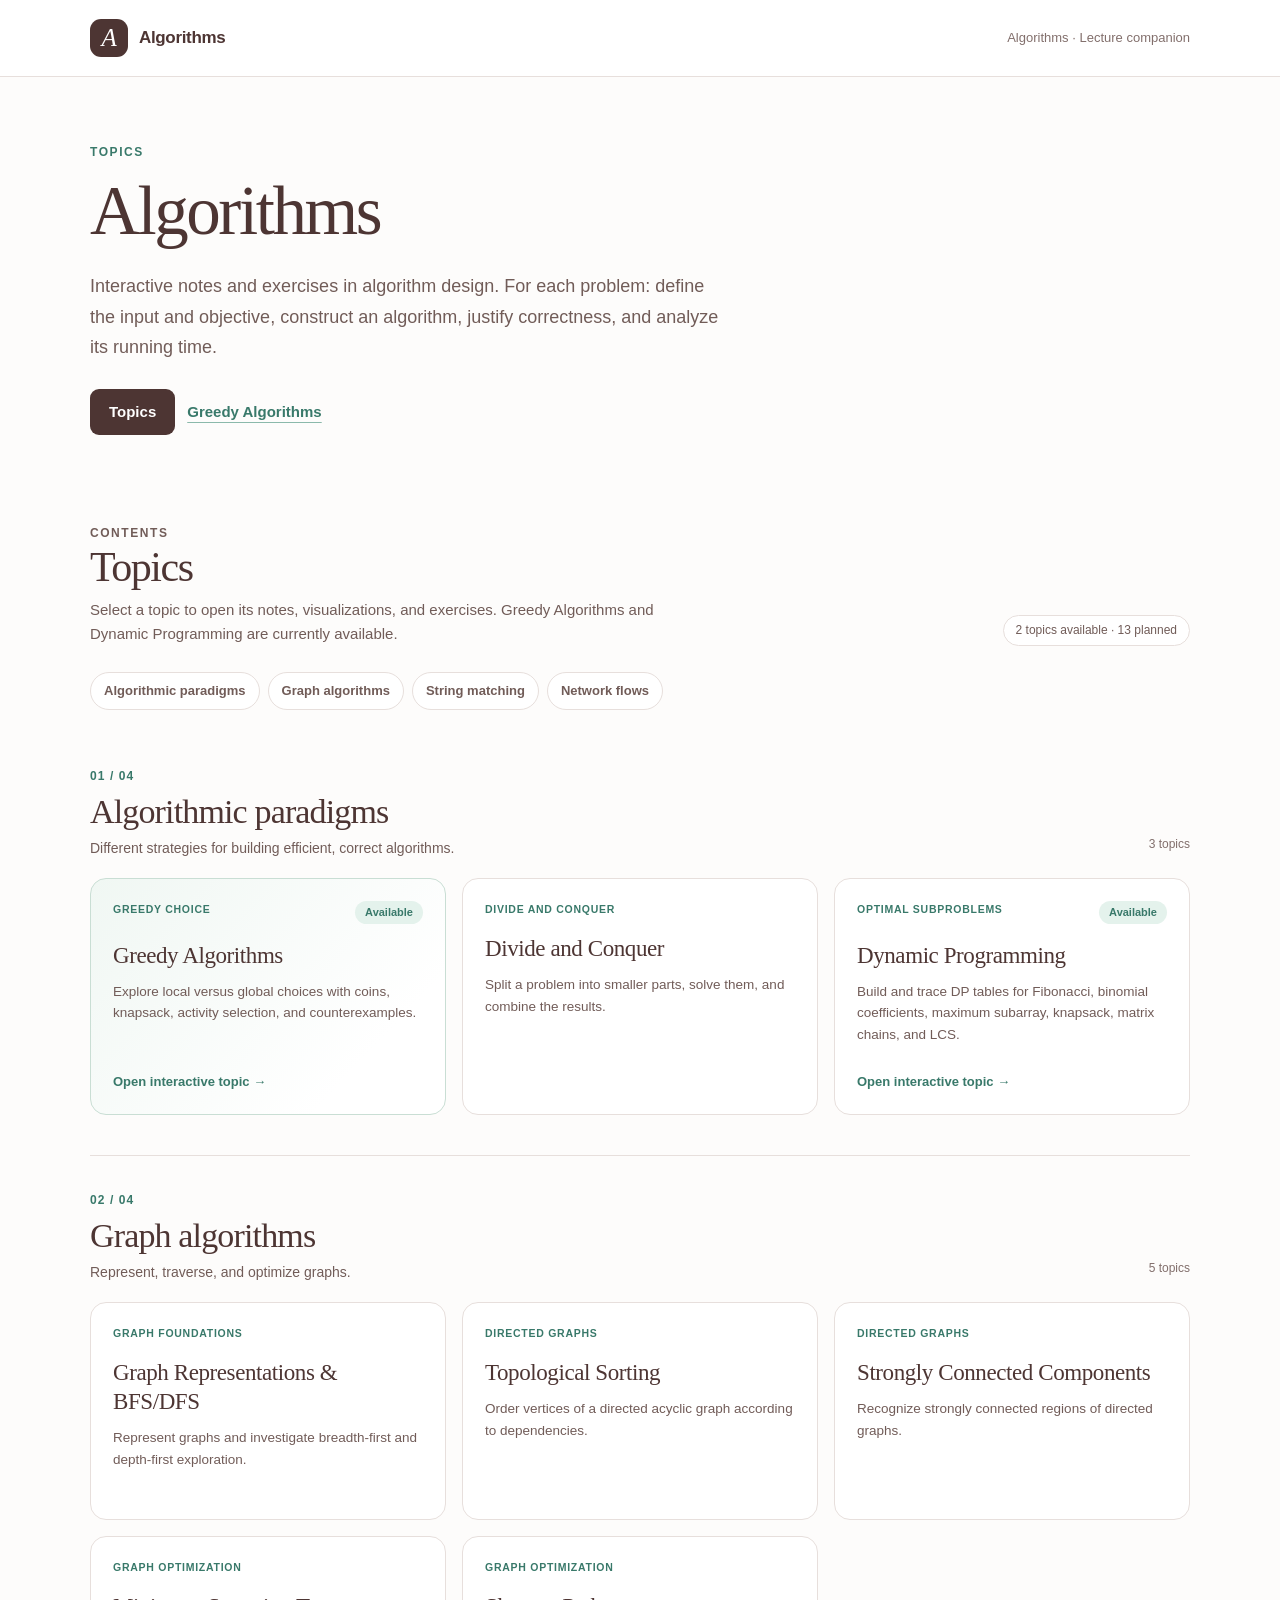
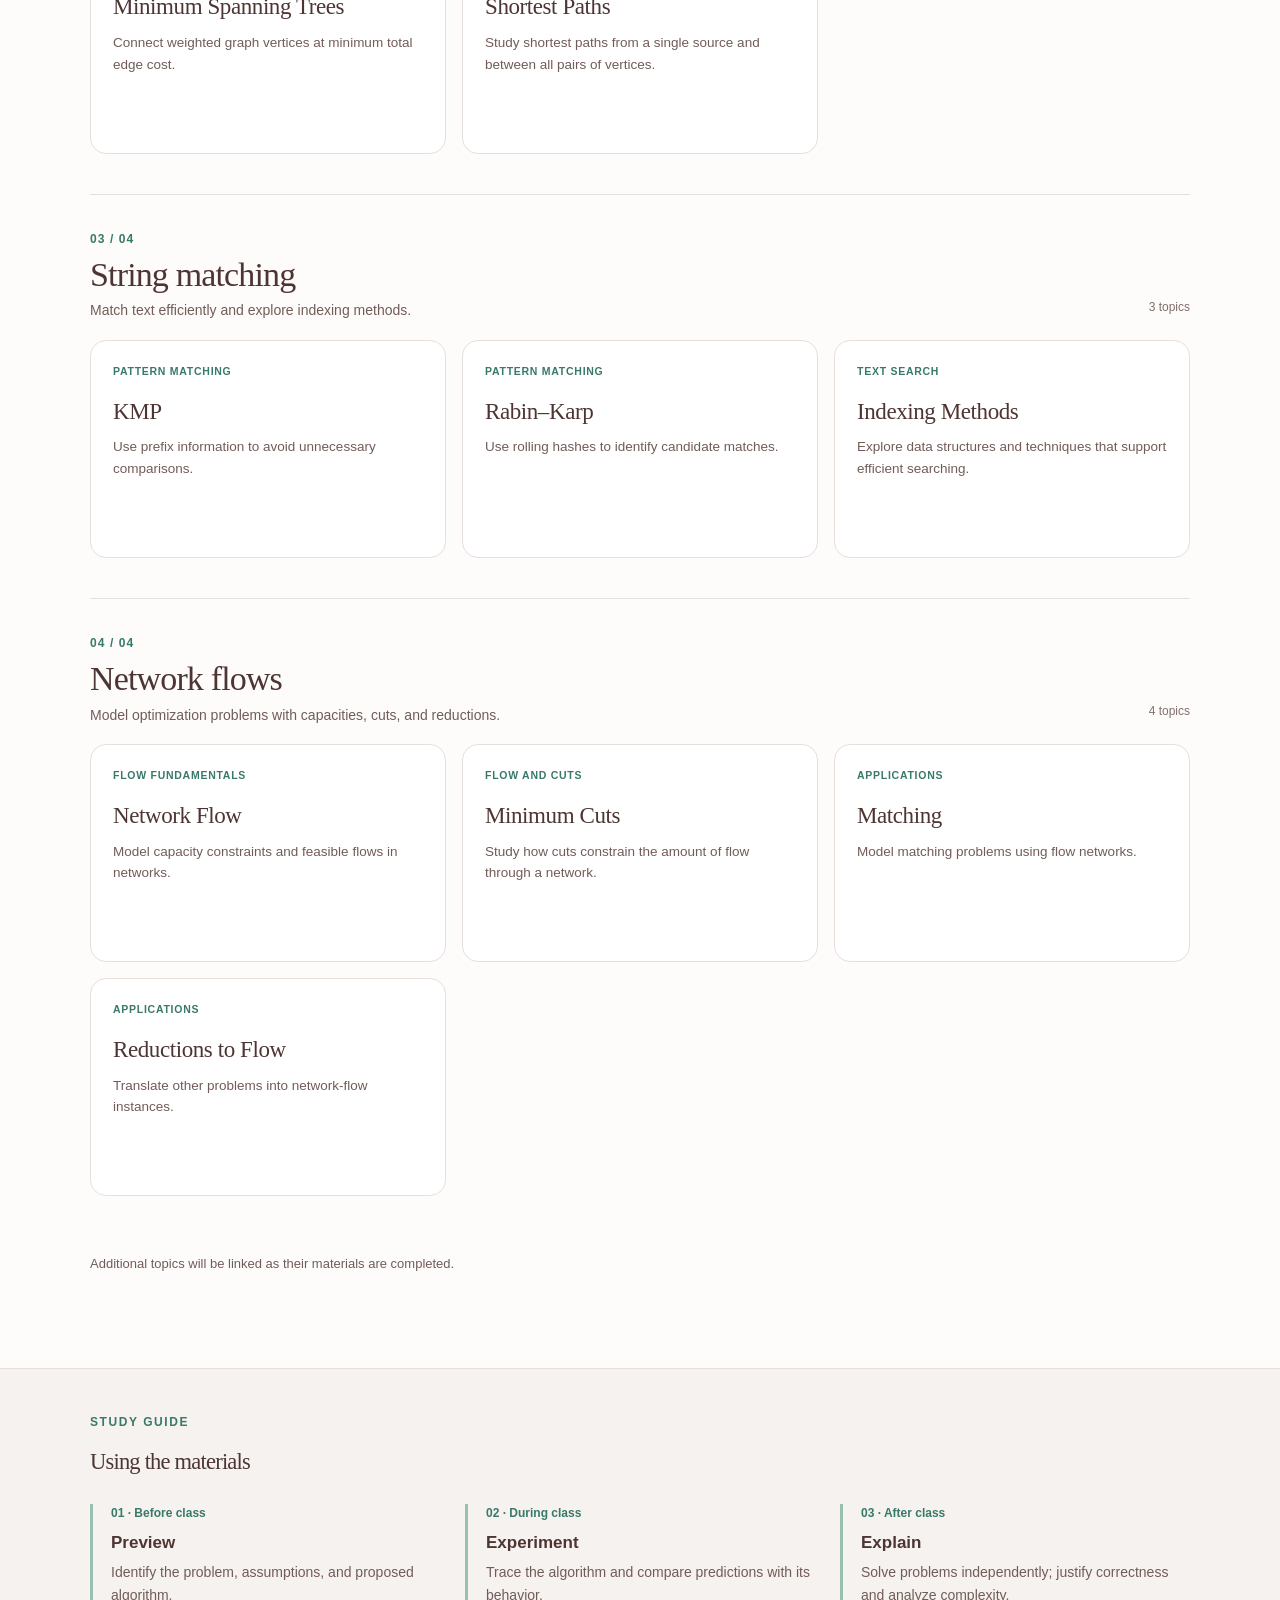
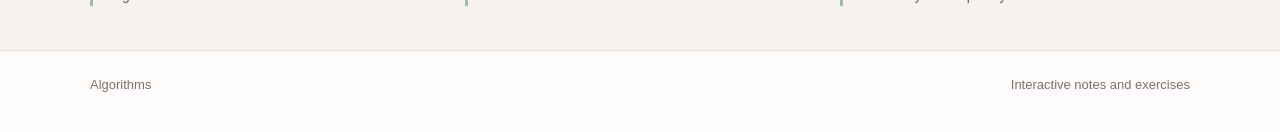
<file: index.html>
<!doctype html>
<html lang="en">
<head>
  <meta charset="utf-8">
  <meta name="viewport" content="width=device-width, initial-scale=1">
  <meta name="description" content="Algorithms: interactive examples, algorithm analysis, correctness arguments, and exercises organized by topic.">
  <title>Algorithms | Interactive Lecture Companion</title>
  <link rel="stylesheet" href="site.css">
</head>
<body>
  <a href="#main" class="skip-link">Skip to content</a>
  <header class="topbar">
    <div class="container topbar-inner">
      <a class="brand" href="index.html" aria-label="Algorithms homepage">
        <span class="brand-mark" aria-hidden="true">A</span>
        <span>Algorithms</span>
      </a>
      <span class="topbar-note">Algorithms · Lecture companion</span>
    </div>
  </header>

  <main id="main">
    <section class="container hero" aria-labelledby="hero-title">
      <p class="eyebrow">Topics</p>
      <h1 id="hero-title">Algorithms</h1>
      <p class="lead">Interactive notes and exercises in algorithm design. For each problem: define the input and objective, construct an algorithm, justify correctness, and analyze its running time.</p>
      <div class="hero-actions">
        <a class="primary-link" href="#topics">Topics</a>
        <a class="understated-link" href="topics/greedy.html">Greedy Algorithms</a>
      </div>
      
    </section>

    <section class="container section" id="topics" aria-labelledby="topics-title">
      <div class="section-heading">
        <div>
          <p class="eyebrow">Contents</p>
          <h2 id="topics-title">Topics</h2>
          <p>Select a topic to open its notes, visualizations, and exercises. Greedy Algorithms and Dynamic Programming are currently available.</p>
        </div>
        <span class="count">2 topics available · 13 planned</span>
      </div>
      <nav class="subject-nav" aria-label="Jump to subject area">
        <a href="#paradigms">Algorithmic paradigms</a>
        <a href="#graphs">Graph algorithms</a>
        <a href="#strings">String matching</a>
        <a href="#flows">Network flows</a>
      </nav>

      <section class="subject-section" id="paradigms" aria-labelledby="paradigms-title">
        <div class="subject-heading">
          <div><span class="subject-number">01 / 04</span><h3 id="paradigms-title">Algorithmic paradigms</h3>
            <p>Different strategies for building efficient, correct algorithms.</p></div>
          <span class="subject-count">3 topics</span>
        </div>
        <div class="topics-grid">
          <a class="topic-card featured" href="topics/greedy.html">
            <div class="card-top"><span class="card-category">Greedy choice</span><span class="tag">Available</span></div>
            <h4>Greedy Algorithms</h4>
            <p>Explore local versus global choices with coins, knapsack, activity selection, and counterexamples.</p>
            <div class="card-bottom">Open interactive topic →</div>
          </a>
          <article class="topic-card">
            <div class="card-top"><span class="card-category">Divide and conquer</span></div>
            <h4>Divide and Conquer</h4>
            <p>Split a problem into smaller parts, solve them, and combine the results.</p>
            
          </article>
          <a class="topic-card" href="topics/dynamic-programming.html">
            <div class="card-top"><span class="card-category">Optimal subproblems</span><span class="tag">Available</span></div>
            <h4>Dynamic Programming</h4>
            <p>Build and trace DP tables for Fibonacci, binomial coefficients, maximum subarray, knapsack, matrix chains, and LCS.</p>
            <div class="card-bottom">Open interactive topic →</div>
          </a>
        </div>
      </section>

      <section class="subject-section" id="graphs" aria-labelledby="graphs-title">
        <div class="subject-heading">
          <div><span class="subject-number">02 / 04</span><h3 id="graphs-title">Graph algorithms</h3>
            <p>Represent, traverse, and optimize graphs.</p></div>
          <span class="subject-count">5 topics</span>
        </div>
        <div class="topics-grid">
          <article class="topic-card">
            <div class="card-top"><span class="card-category">Graph foundations</span></div>
            <h4>Graph Representations &amp; BFS/DFS</h4>
            <p>Represent graphs and investigate breadth-first and depth-first exploration.</p>
            
          </article>
          <article class="topic-card">
            <div class="card-top"><span class="card-category">Directed graphs</span></div>
            <h4>Topological Sorting</h4>
            <p>Order vertices of a directed acyclic graph according to dependencies.</p>
            
          </article>
          <article class="topic-card">
            <div class="card-top"><span class="card-category">Directed graphs</span></div>
            <h4>Strongly Connected Components</h4>
            <p>Recognize strongly connected regions of directed graphs.</p>
            
          </article>
          <article class="topic-card">
            <div class="card-top"><span class="card-category">Graph optimization</span></div>
            <h4>Minimum Spanning Trees</h4>
            <p>Connect weighted graph vertices at minimum total edge cost.</p>
            
          </article>
          <article class="topic-card">
            <div class="card-top"><span class="card-category">Graph optimization</span></div>
            <h4>Shortest Paths</h4>
            <p>Study shortest paths from a single source and between all pairs of vertices.</p>
            
          </article>
        </div>
      </section>

      <section class="subject-section" id="strings" aria-labelledby="strings-title">
        <div class="subject-heading">
          <div><span class="subject-number">03 / 04</span><h3 id="strings-title">String matching</h3>
            <p>Match text efficiently and explore indexing methods.</p></div>
          <span class="subject-count">3 topics</span>
        </div>
        <div class="topics-grid">
          <article class="topic-card">
            <div class="card-top"><span class="card-category">Pattern matching</span></div>
            <h4>KMP</h4>
            <p>Use prefix information to avoid unnecessary comparisons.</p>
            
          </article>
          <article class="topic-card">
            <div class="card-top"><span class="card-category">Pattern matching</span></div>
            <h4>Rabin–Karp</h4>
            <p>Use rolling hashes to identify candidate matches.</p>
            
          </article>
          <article class="topic-card">
            <div class="card-top"><span class="card-category">Text search</span></div>
            <h4>Indexing Methods</h4>
            <p>Explore data structures and techniques that support efficient searching.</p>
            
          </article>
        </div>
      </section>

      <section class="subject-section" id="flows" aria-labelledby="flows-title">
        <div class="subject-heading">
          <div><span class="subject-number">04 / 04</span><h3 id="flows-title">Network flows</h3>
            <p>Model optimization problems with capacities, cuts, and reductions.</p></div>
          <span class="subject-count">4 topics</span>
        </div>
        <div class="topics-grid">
          <article class="topic-card">
            <div class="card-top"><span class="card-category">Flow fundamentals</span></div>
            <h4>Network Flow</h4>
            <p>Model capacity constraints and feasible flows in networks.</p>
            
          </article>
          <article class="topic-card">
            <div class="card-top"><span class="card-category">Flow and cuts</span></div>
            <h4>Minimum Cuts</h4>
            <p>Study how cuts constrain the amount of flow through a network.</p>
            
          </article>
          <article class="topic-card">
            <div class="card-top"><span class="card-category">Applications</span></div>
            <h4>Matching</h4>
            <p>Model matching problems using flow networks.</p>
            
          </article>
          <article class="topic-card">
            <div class="card-top"><span class="card-category">Applications</span></div>
            <h4>Reductions to Flow</h4>
            <p>Translate other problems into network-flow instances.</p>
            
          </article>
        </div>
      </section>
      <p class="section-note">Additional topics will be linked as their materials are completed.</p>
    </section>

    <div class="usage">
      <section class="container section" id="how-to-use" aria-labelledby="use-title">
        <p class="eyebrow">Study guide</p>
        <h2 id="use-title">Using the materials</h2>
        <div class="steps">
          <div class="step"><small>01 · Before class</small><h3>Preview</h3><p>Identify the problem, assumptions, and proposed algorithm.</p></div>
          <div class="step"><small>02 · During class</small><h3>Experiment</h3><p>Trace the algorithm and compare predictions with its behavior.</p></div>
          <div class="step"><small>03 · After class</small><h3>Explain</h3><p>Solve problems independently; justify correctness and analyze complexity.</p></div>
        </div>
      </section>
    </div>
  </main>

  <footer class="container footer">
    <div class="footer-inner">
      <span>Algorithms</span>
      <span>Interactive notes and exercises</span>
    </div>
  </footer>
</body>
</html>
</file>
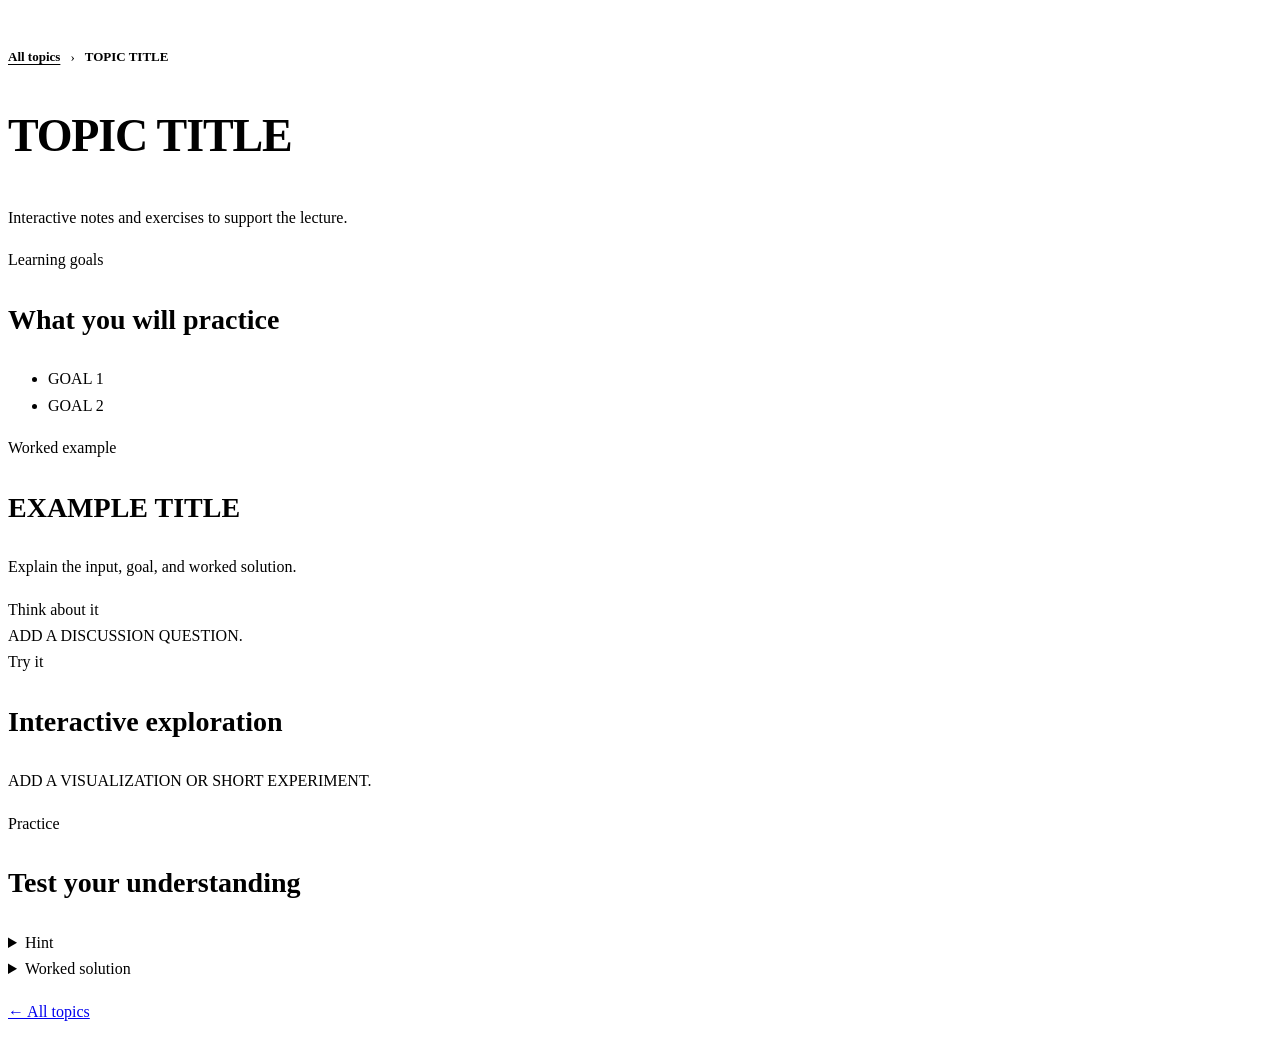
<file: topics/_template.html>
<!doctype html>
<html lang="en">
<head>
  <meta charset="utf-8">
  <meta name="viewport" content="width=device-width, initial-scale=1">
  <meta name="description" content="Lecture companion for TOPIC TITLE.">
  <title>TOPIC TITLE | Algorithms Lecture Companion</title>
  <link rel="stylesheet" href="../learning.css">
  <link rel="stylesheet" href="../topic-shell.css">
</head>
<body>
  <main class="card">
    <nav class="site-breadcrumbs" aria-label="Breadcrumb">
      <a href="../index.html">All topics</a><span aria-hidden="true">›</span><span aria-current="page">TOPIC TITLE</span>
    </nav>
    <h1>TOPIC TITLE</h1>
    <p class="intro">Interactive notes and exercises to support the lecture.</p>

    <section class="group">
      <div class="glabel">Learning goals</div>
      <h2>What you will practice</h2>
      <ul>
        <li>GOAL 1</li>
        <li>GOAL 2</li>
      </ul>
    </section>
    <section class="group">
      <div class="glabel">Worked example</div>
      <h2>EXAMPLE TITLE</h2>
      <p>Explain the input, goal, and worked solution.</p>
      <div class="callout"><div class="callout-title">Think about it</div>ADD A DISCUSSION QUESTION.</div>
    </section>
    <section class="group">
      <div class="glabel">Try it</div>
      <h2>Interactive exploration</h2>
      <p>ADD A VISUALIZATION OR SHORT EXPERIMENT.</p>
    </section>
    <section class="group">
      <div class="glabel">Practice</div>
      <h2>Test your understanding</h2>
      <details class="practice-reveal"><summary>Hint</summary><p>ADD A HINT.</p></details>
      <details class="practice-reveal"><summary>Worked solution</summary><p>ADD A SOLUTION WITH REASONING.</p></details>
    </section>
    <p class="closing"><a href="../index.html">← All topics</a></p>
  </main>
</body>
</html>
</file>
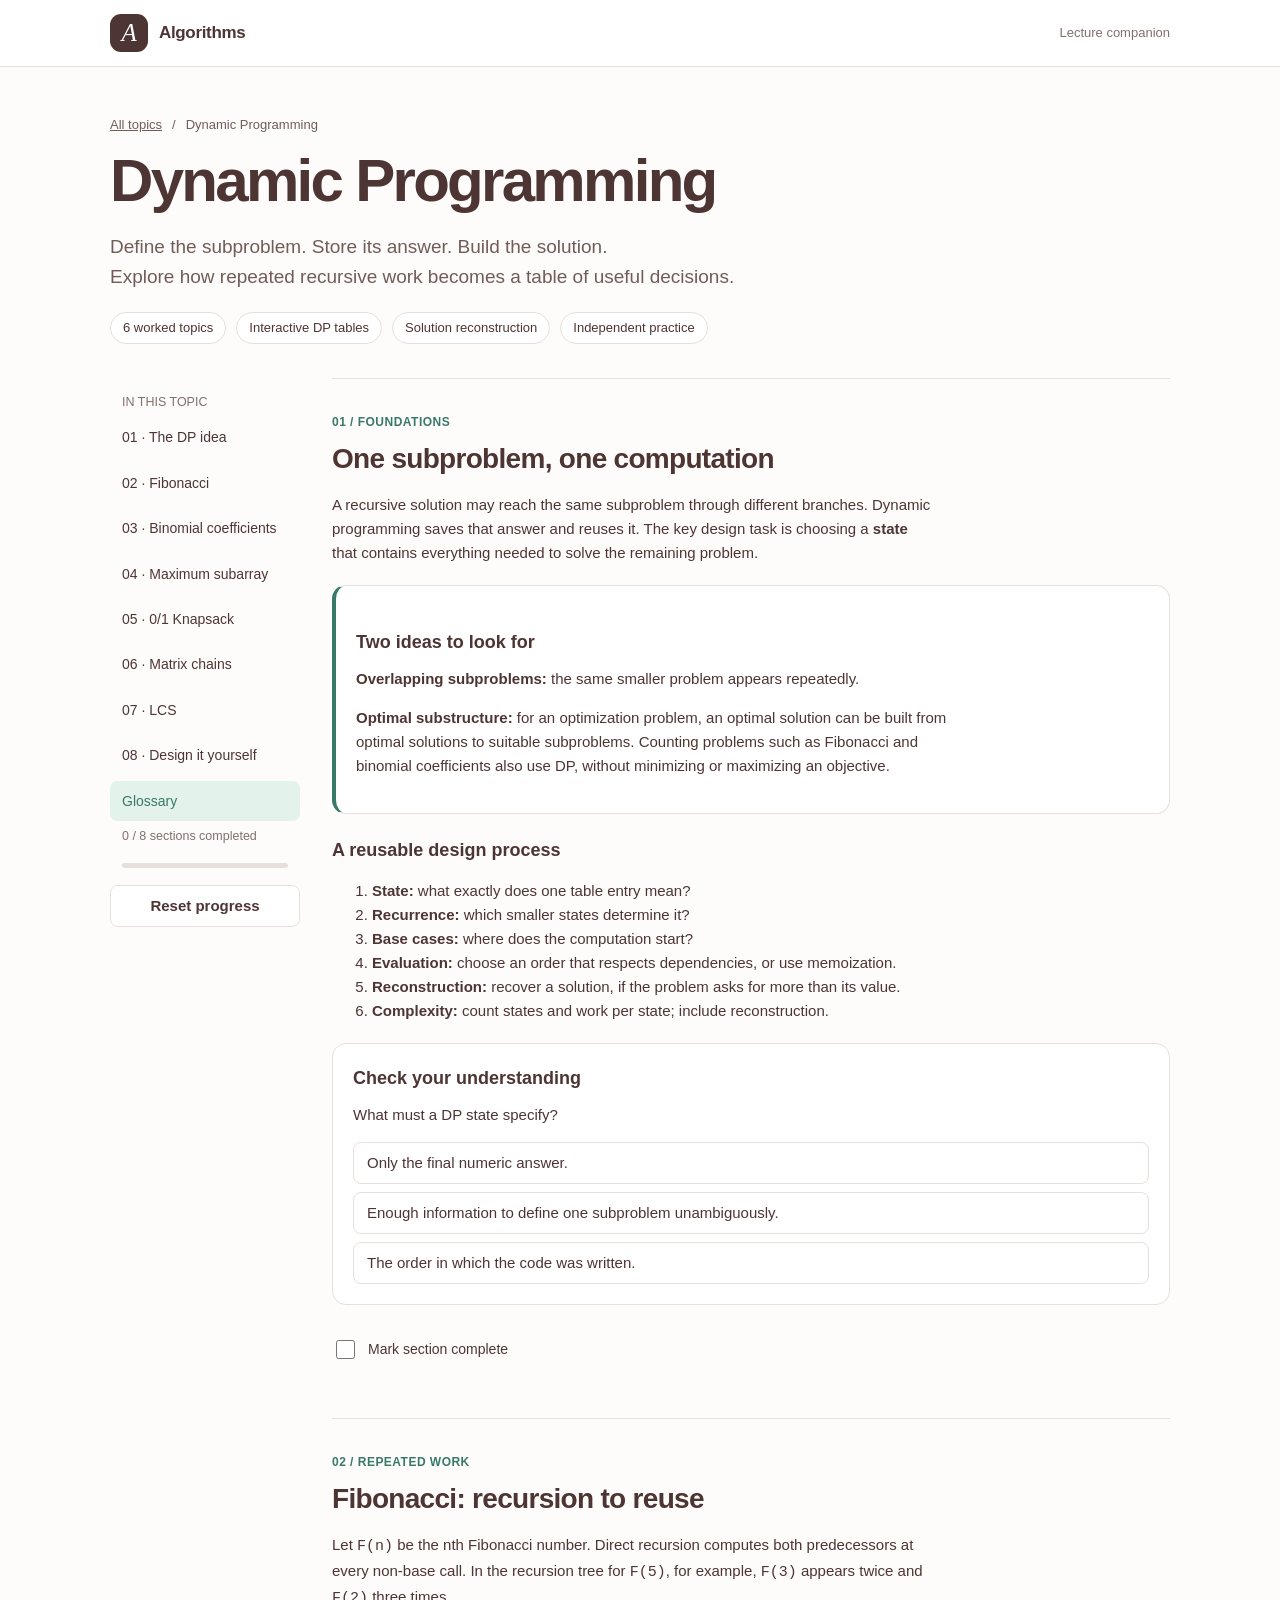
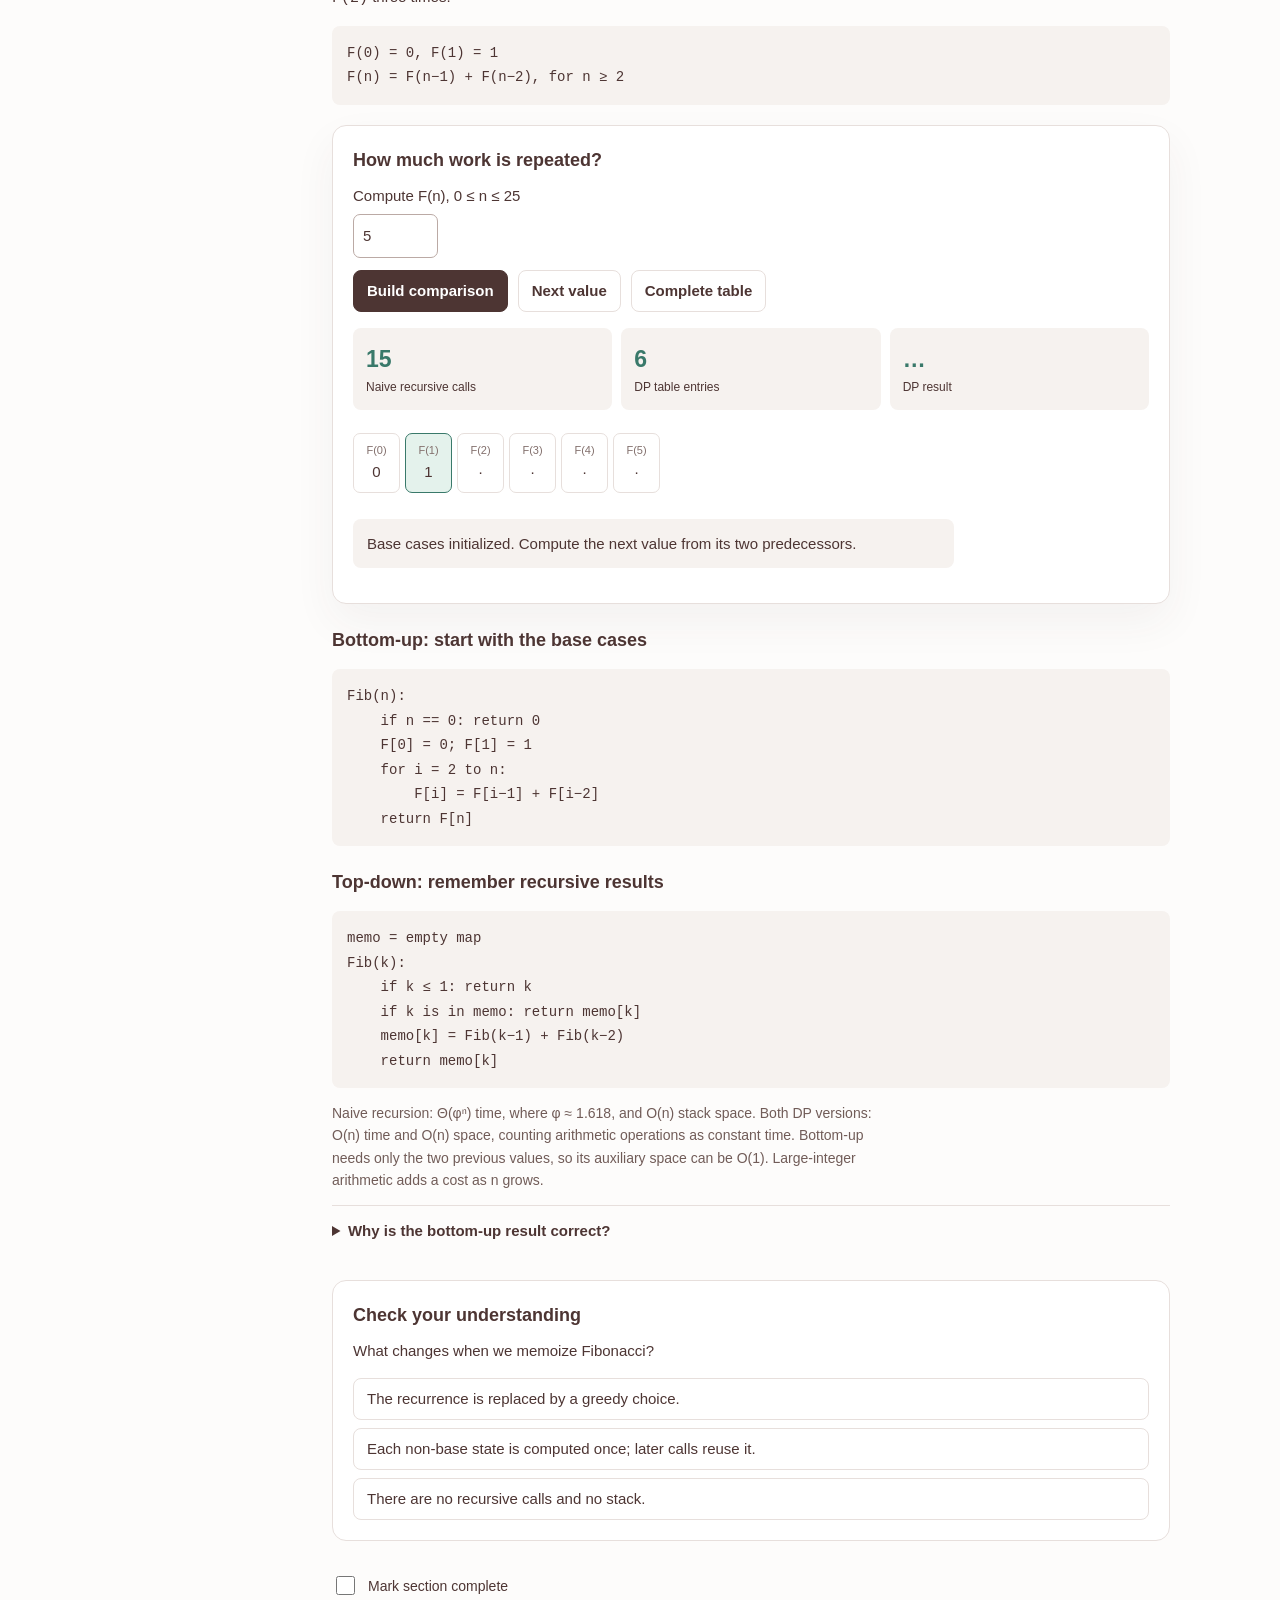
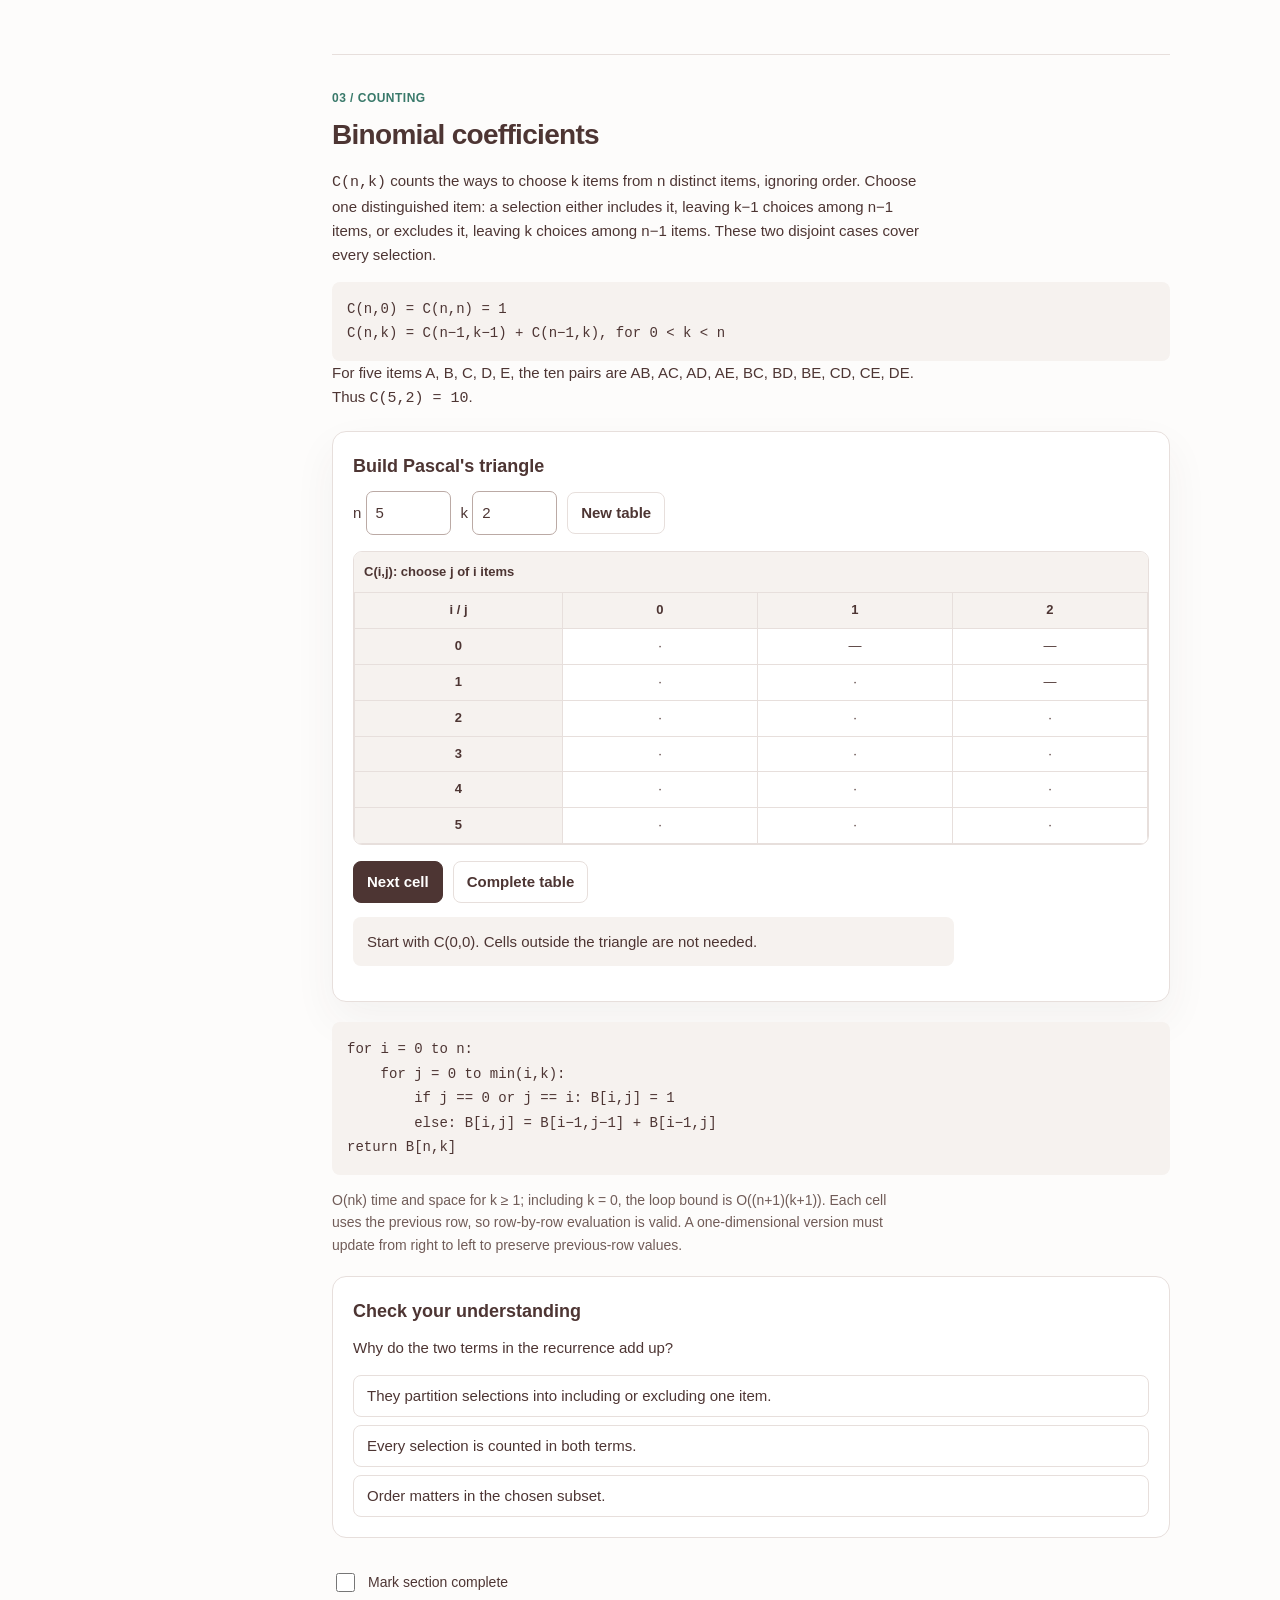
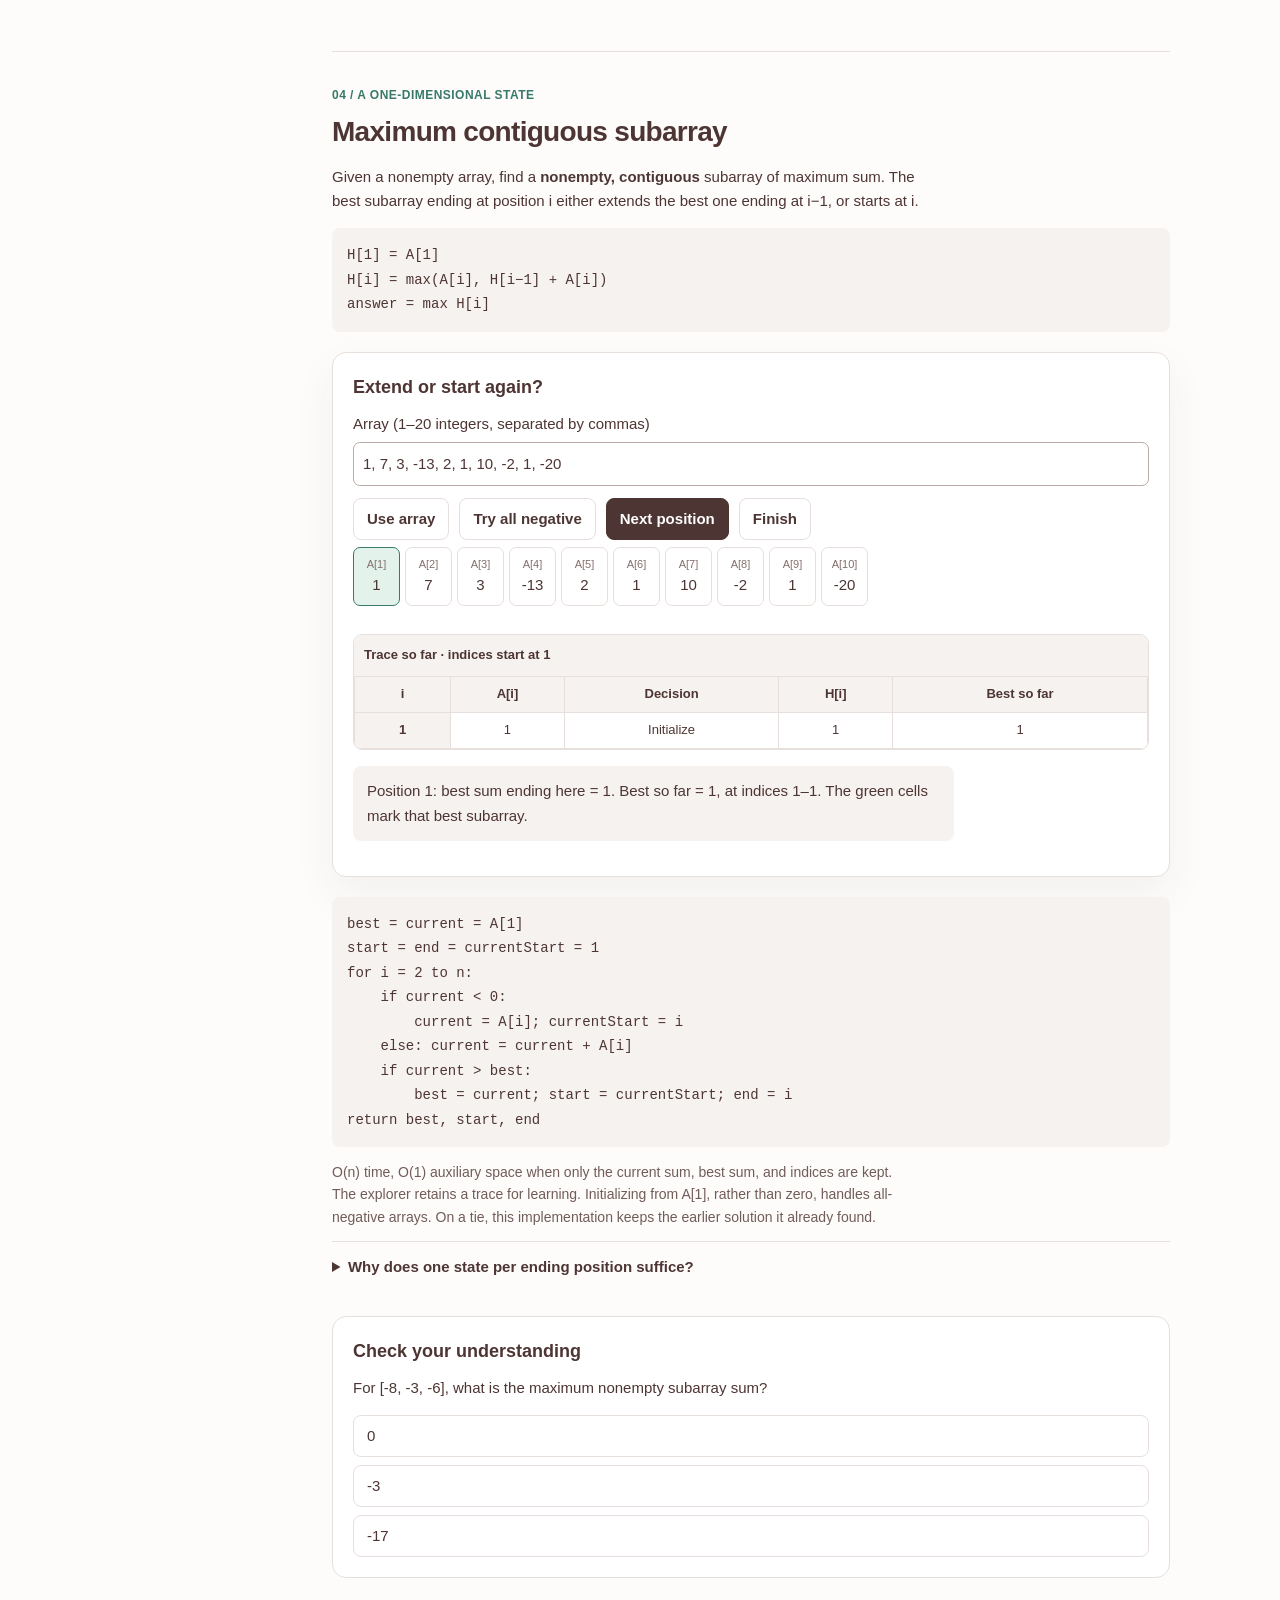
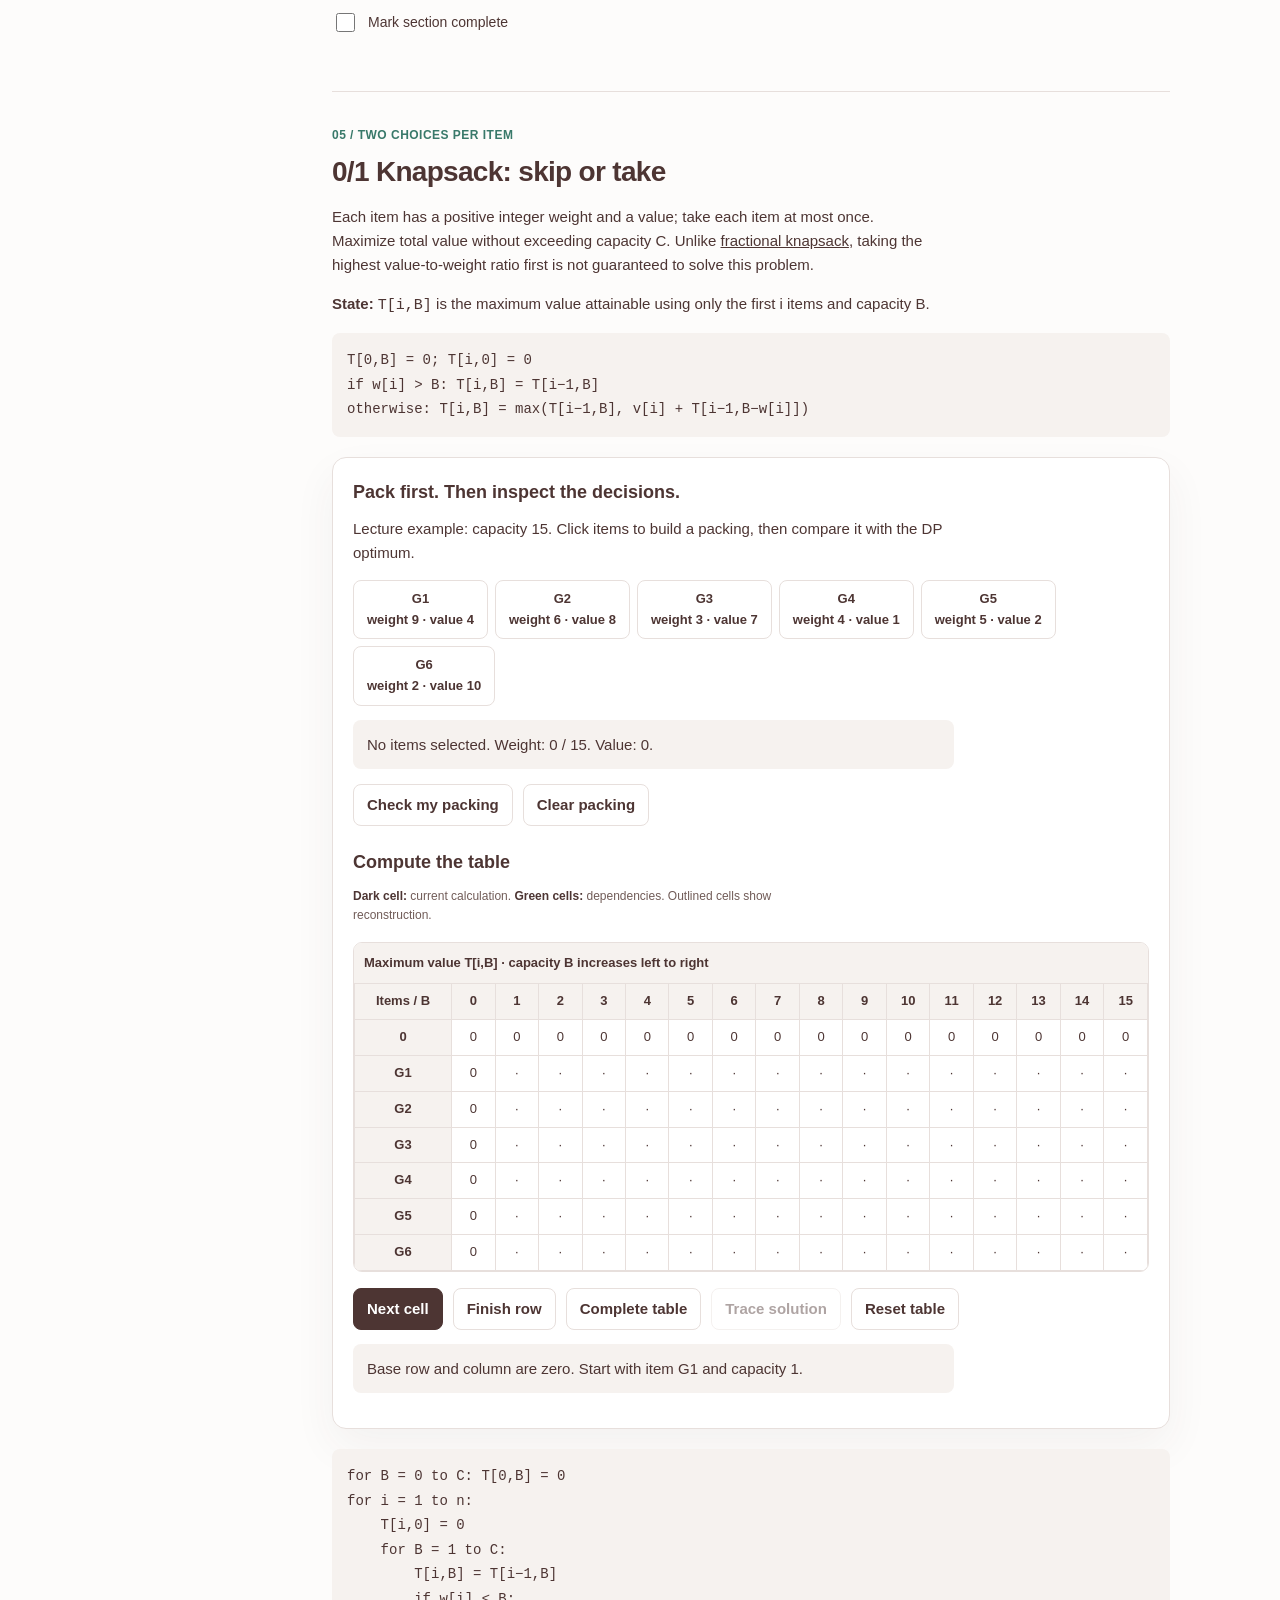
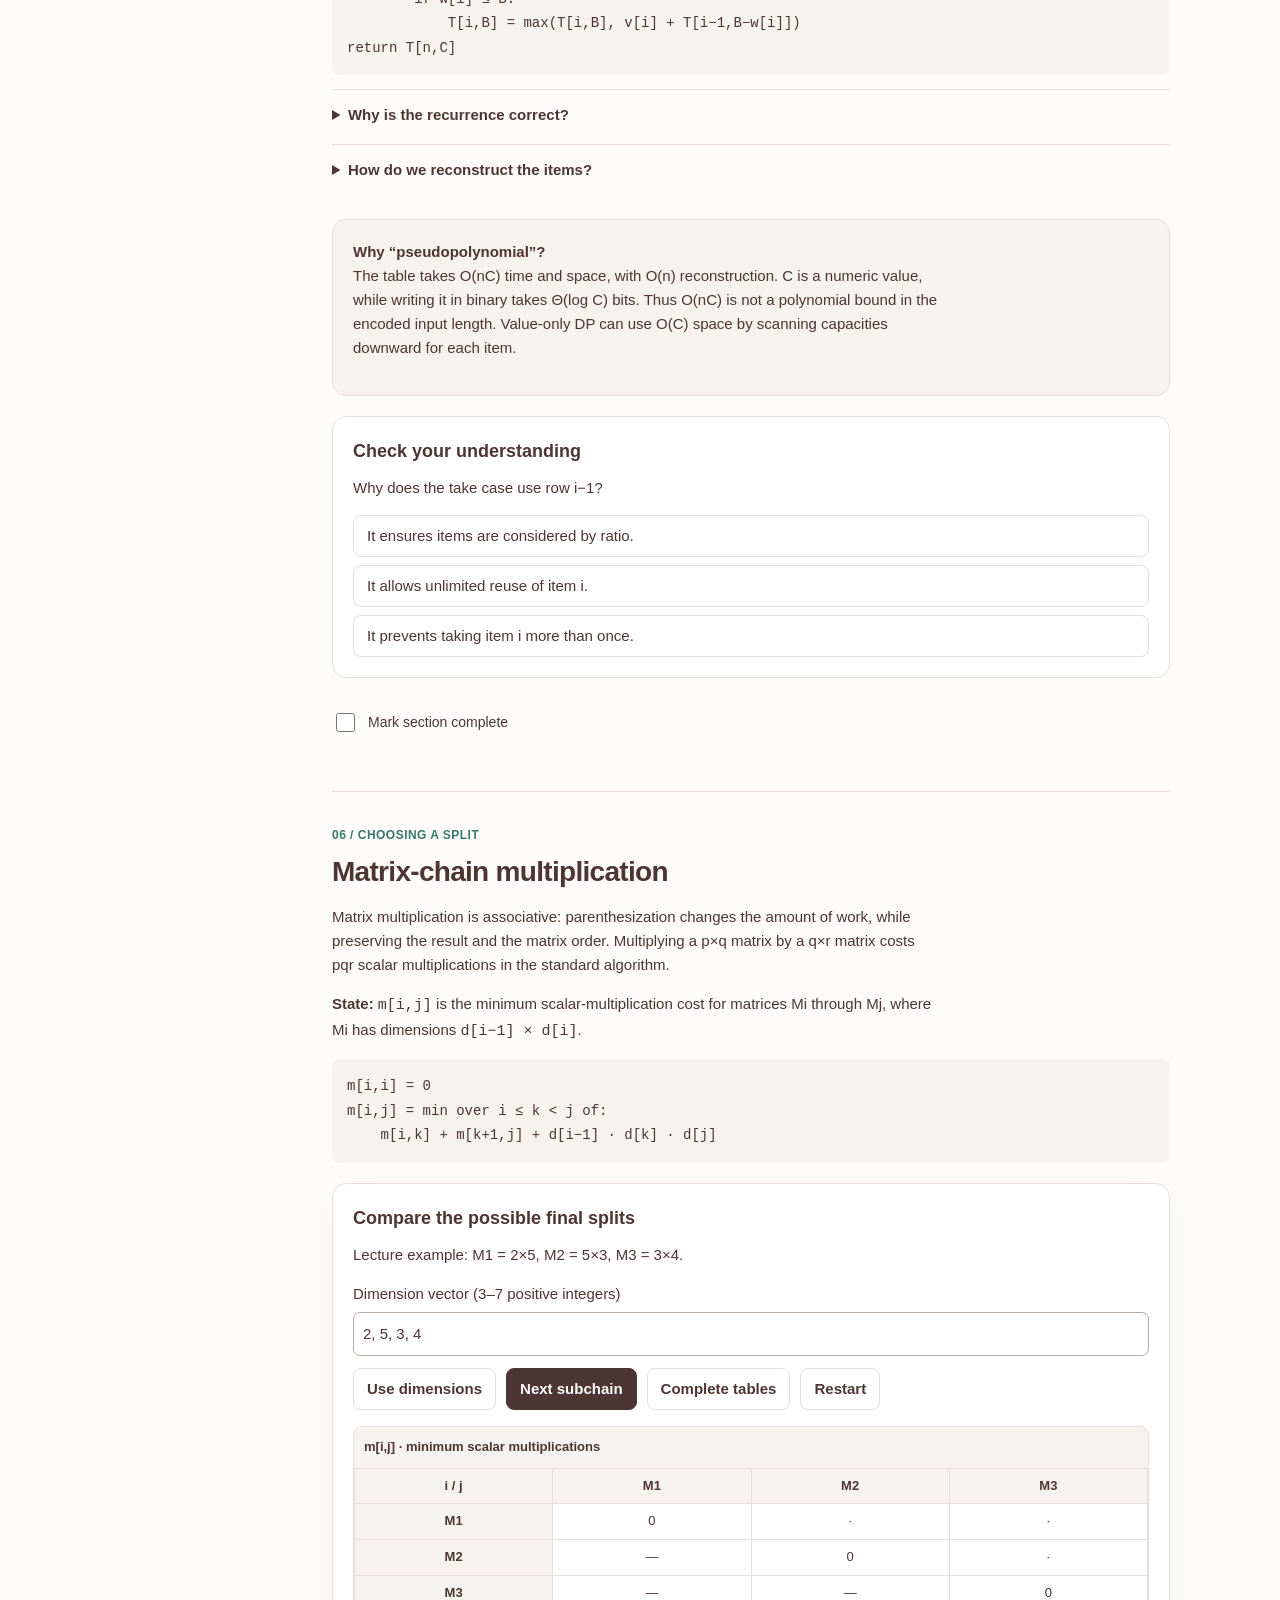
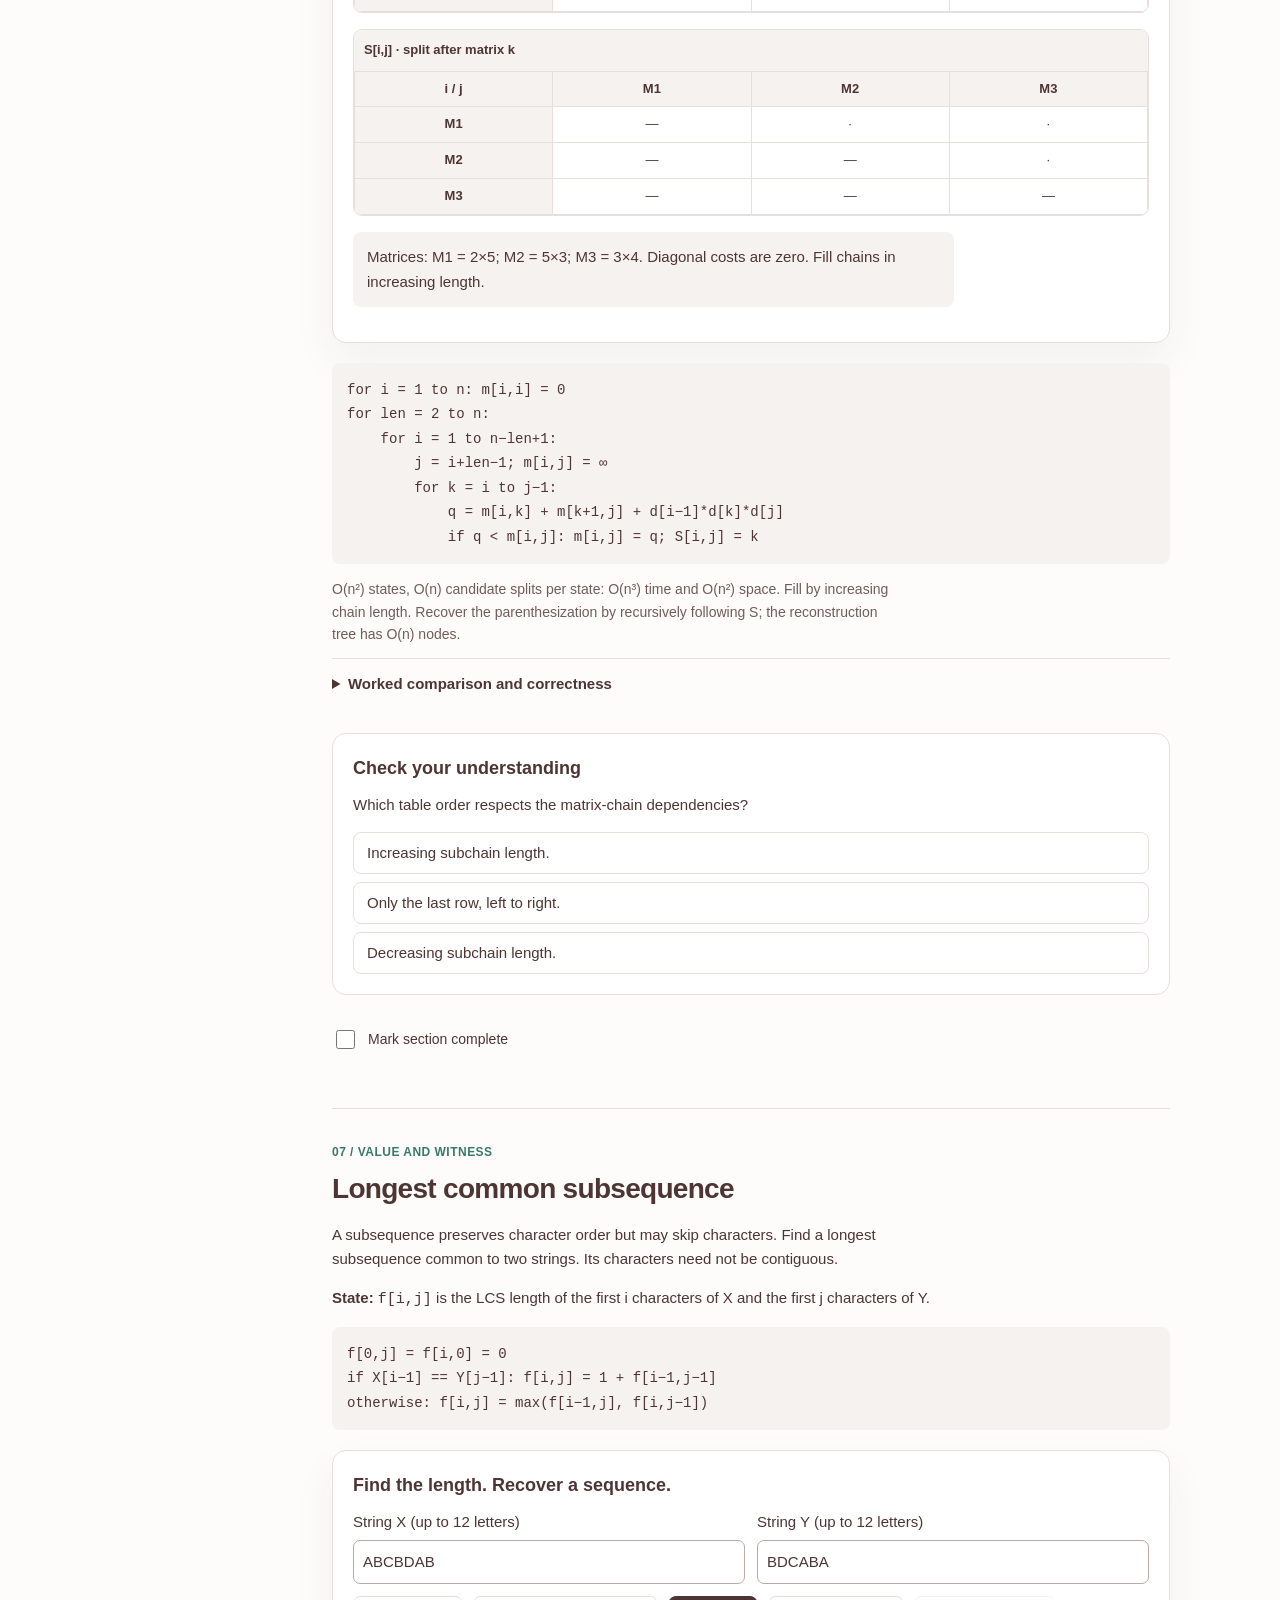
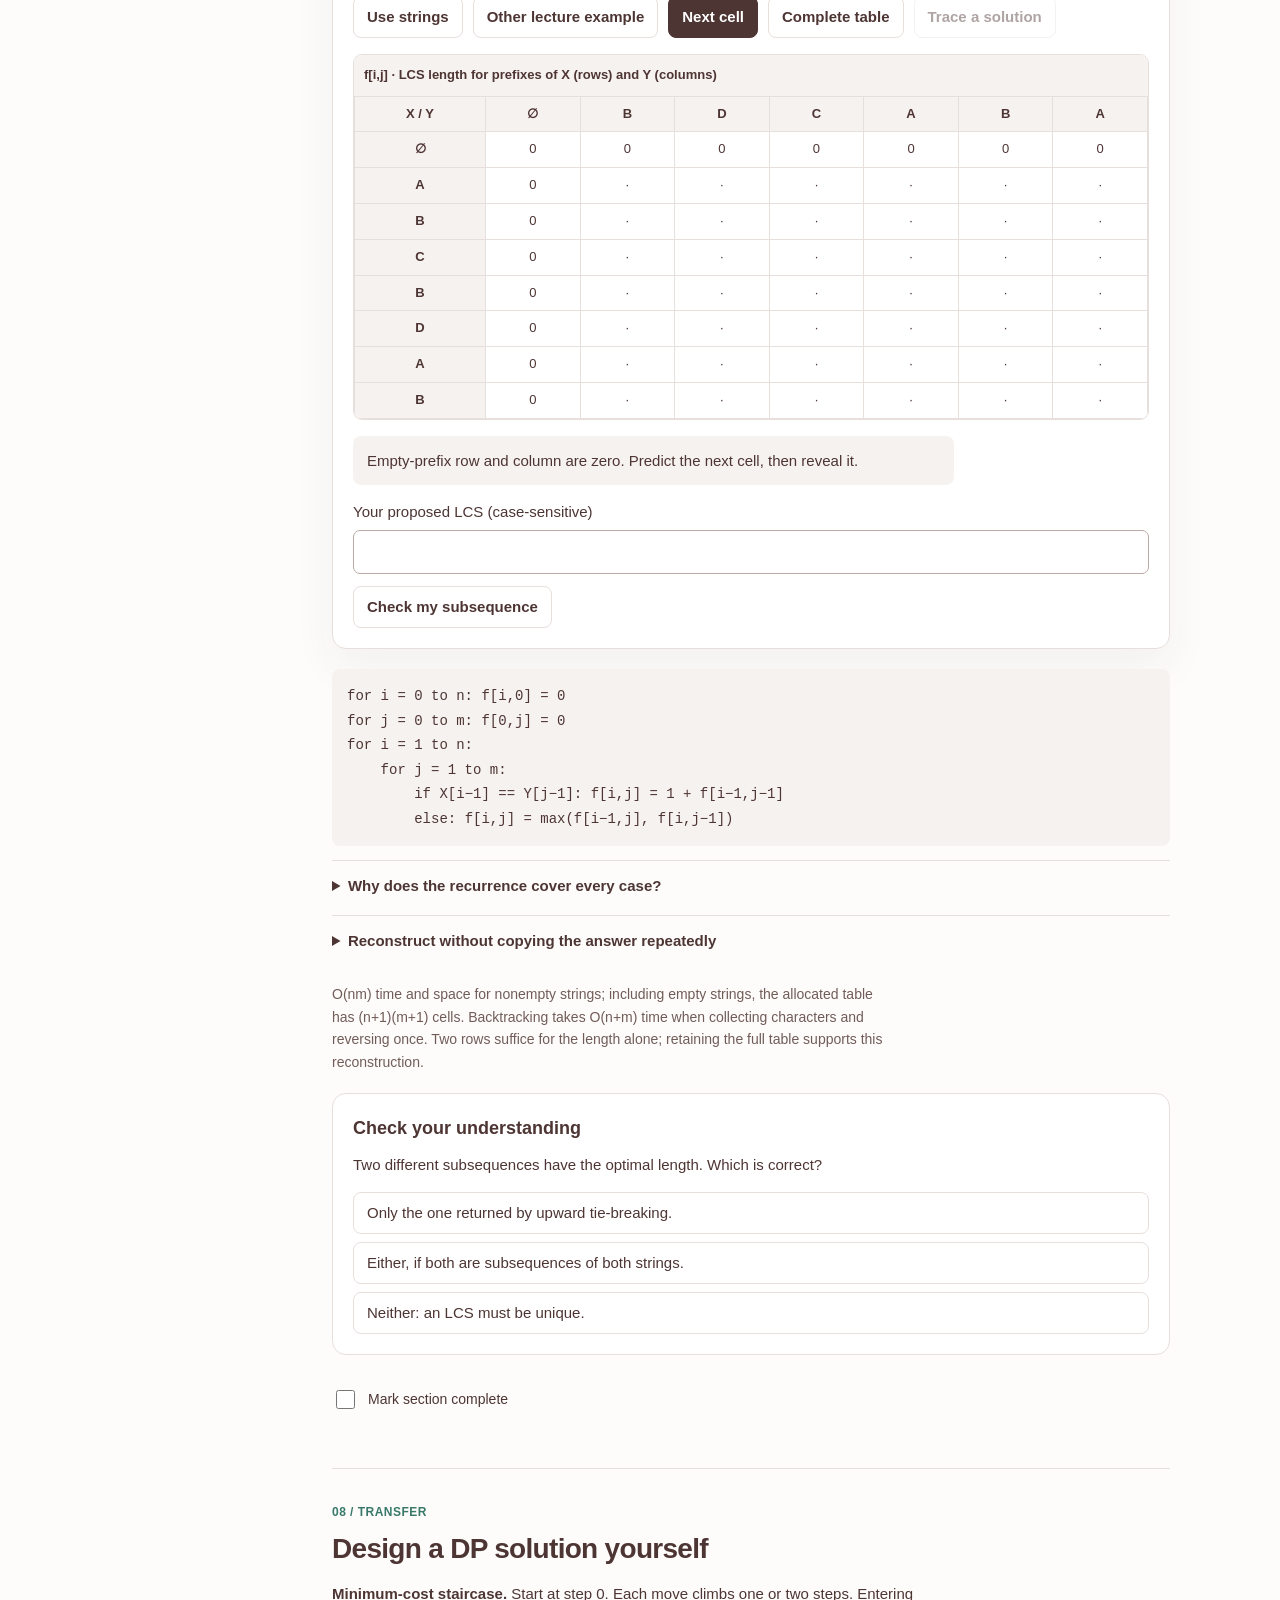
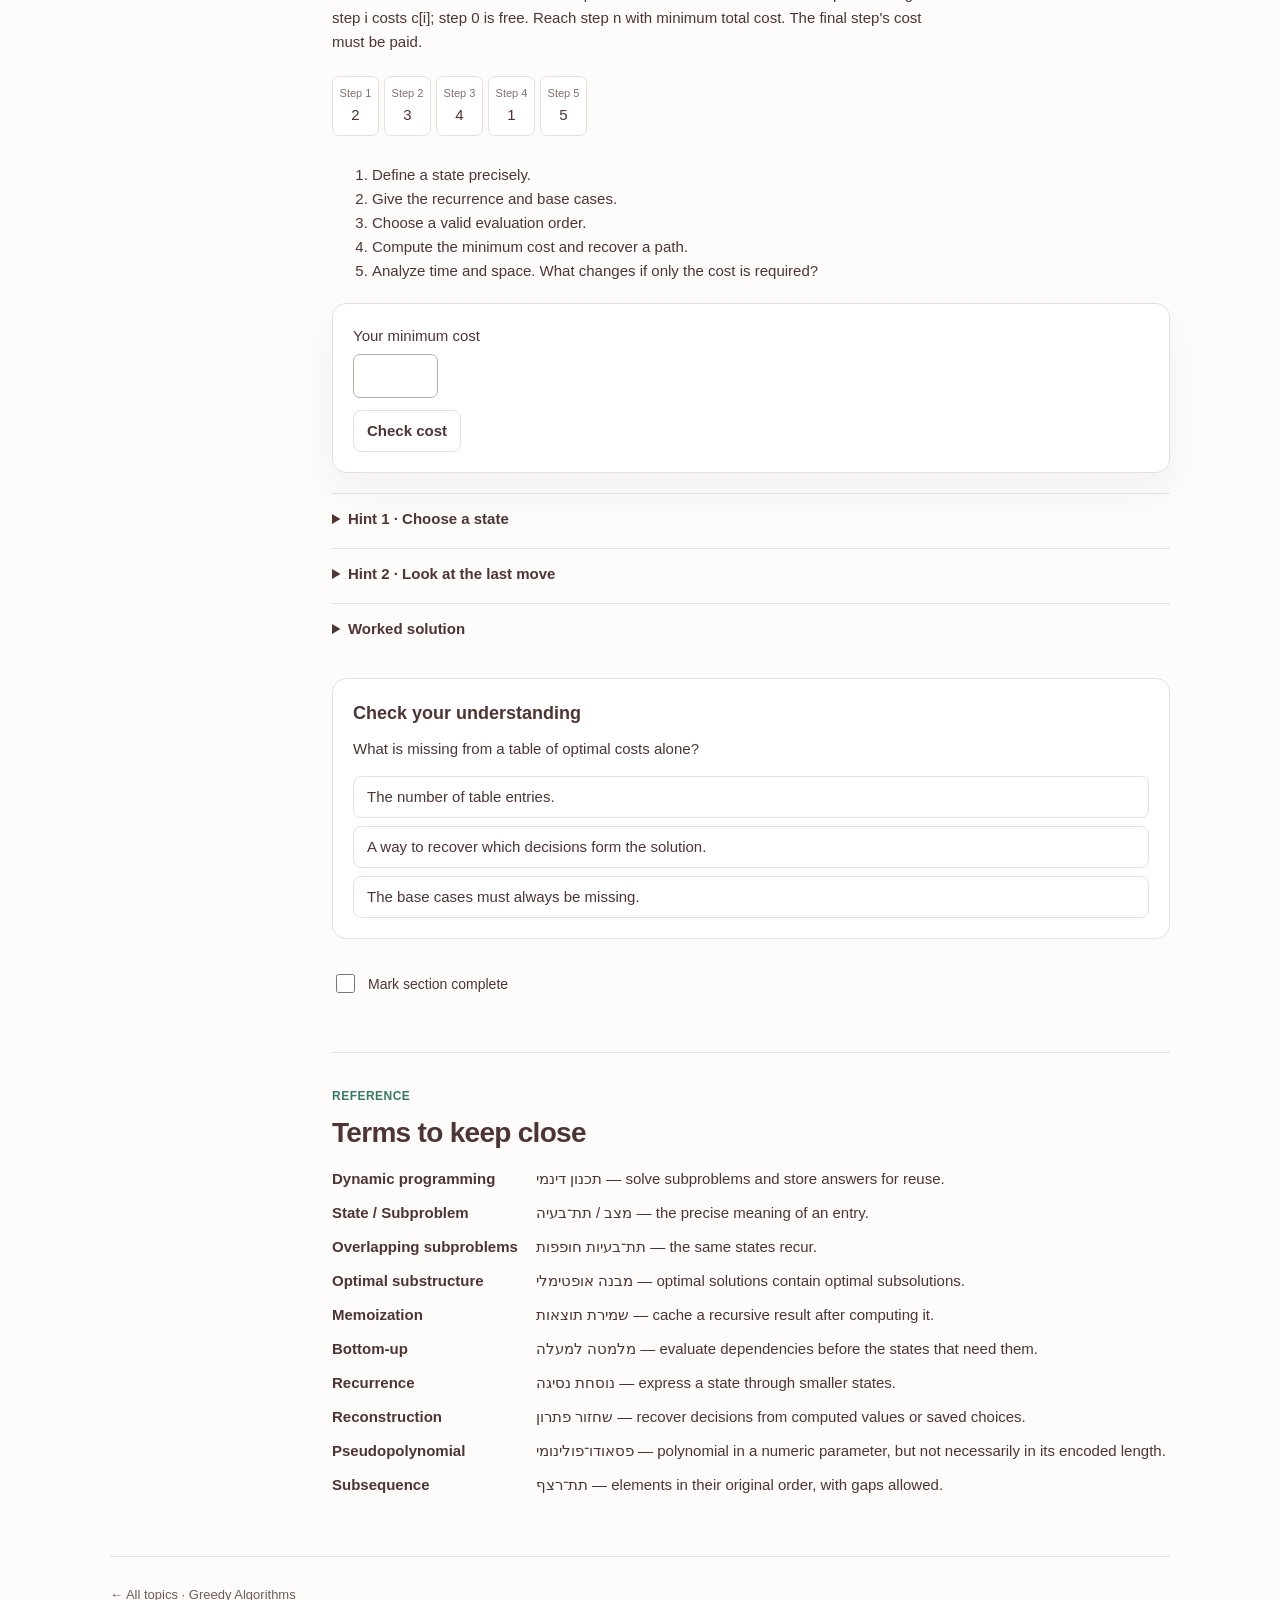
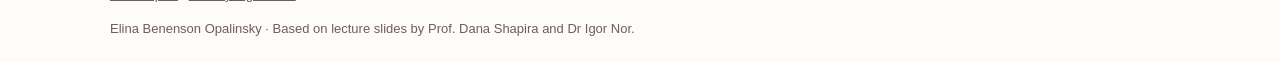
<file: topics/dynamic-programming.html>
<!doctype html>
<html lang="en">
<head>
  <meta charset="utf-8">
  <meta name="viewport" content="width=device-width, initial-scale=1">
  <meta name="description" content="Explore dynamic programming through Fibonacci, binomial coefficients, Kadane, 0/1 knapsack, matrix chains, and LCS. Interactive tables, reconstruction, and practice.">
  <title>Dynamic Programming | Algorithms Lecture Companion</title>
  <link rel="stylesheet" href="../site.css">
  <link rel="stylesheet" href="dynamic-programming.css">
  <script src="dynamic-programming-core.js" defer></script>
  <script src="dynamic-programming.js" defer></script>
</head>
<body class="dp-page">
<a href="#main" class="skip-link">Skip to content</a>
<header class="topbar"><div class="container topbar-inner">
  <a class="brand" href="../index.html"><span class="brand-mark" aria-hidden="true">A</span><span>Algorithms</span></a>
  <span class="topbar-note">Lecture companion</span>
</div></header>
<main id="main" class="container">
  <section class="dp-hero">
    <nav class="dp-breadcrumb" aria-label="Breadcrumb"><a href="../index.html">All topics</a><span aria-hidden="true">/</span><span aria-current="page">Dynamic Programming</span></nav>
    <h1>Dynamic Programming</h1>
    <p class="lead">Define the subproblem. Store its answer. Build the solution.<br>Explore how repeated recursive work becomes a table of useful decisions.</p>
    <div class="dp-badges"><span>6 worked topics</span><span>Interactive DP tables</span><span>Solution reconstruction</span><span>Independent practice</span></div>
  </section>
  <div class="dp-layout">
    <nav class="dp-nav" aria-label="Learning sections">
      <small>IN THIS TOPIC</small>
      <a href="#idea">01 · The DP idea</a><a href="#fibonacci">02 · Fibonacci</a>
      <a href="#binomial">03 · Binomial coefficients</a><a href="#kadane">04 · Maximum subarray</a>
      <a href="#knapsack">05 · 0/1 Knapsack</a><a href="#matrix">06 · Matrix chains</a>
      <a href="#lcs">07 · LCS</a><a href="#practice">08 · Design it yourself</a><a href="#glossary">Glossary</a>
      <small id="progress-label" aria-live="polite">0 / 8 sections completed</small>
      <div class="dp-progress" aria-hidden="true"><span id="progress-fill"></span></div>
      <button type="button" id="reset-progress">Reset progress</button>
    </nav>
    <div class="dp-content">
      <noscript><p class="dp-note">The explanations and solutions below work without JavaScript. Enable JavaScript to use the interactive tables and knowledge checks.</p></noscript>

      <section id="idea" class="dp-unit">
        <span class="dp-kicker">01 / FOUNDATIONS</span><h2>One subproblem, one computation</h2>
        <p>A recursive solution may reach the same subproblem through different branches. Dynamic programming saves that answer and reuses it. The key design task is choosing a <strong>state</strong> that contains everything needed to solve the remaining problem.</p>
        <div class="dp-concept"><h3>Two ideas to look for</h3><p><strong>Overlapping subproblems:</strong> the same smaller problem appears repeatedly.</p><p><strong>Optimal substructure:</strong> for an optimization problem, an optimal solution can be built from optimal solutions to suitable subproblems. Counting problems such as Fibonacci and binomial coefficients also use DP, without minimizing or maximizing an objective.</p></div>
        <h3>A reusable design process</h3>
        <ol><li><strong>State:</strong> what exactly does one table entry mean?</li><li><strong>Recurrence:</strong> which smaller states determine it?</li><li><strong>Base cases:</strong> where does the computation start?</li><li><strong>Evaluation:</strong> choose an order that respects dependencies, or use memoization.</li><li><strong>Reconstruction:</strong> recover a solution, if the problem asks for more than its value.</li><li><strong>Complexity:</strong> count states and work per state; include reconstruction.</li></ol>
        <div class="dp-check" data-quiz="idea"></div>
        <label class="dp-done"><input type="checkbox" data-complete="idea">Mark section complete</label>
      </section>

      <section id="fibonacci" class="dp-unit">
        <span class="dp-kicker">02 / REPEATED WORK</span><h2>Fibonacci: recursion to reuse</h2>
        <p>Let <code>F(n)</code> be the nth Fibonacci number. Direct recursion computes both predecessors at every non-base call. In the recursion tree for <code>F(5)</code>, for example, <code>F(3)</code> appears twice and <code>F(2)</code> three times.</p>
        <div class="formula">F(0) = 0, F(1) = 1<br>F(n) = F(n−1) + F(n−2), for n ≥ 2</div>
        <div class="dp-lab" id="fib-lab"><h3>How much work is repeated?</h3>
          <label class="dp-field">Compute F(n), 0 ≤ n ≤ 25<input id="fib-n" type="number" min="0" max="25" value="5"></label>
          <div class="dp-controls"><button type="button" id="fib-build" class="primary">Build comparison</button><button type="button" id="fib-step">Next value</button><button type="button" id="fib-all">Complete table</button></div>
          <div id="fib-metrics" class="dp-metrics"></div><div id="fib-cells" class="dp-cells" aria-label="Fibonacci values"></div>
          <p id="fib-status" class="dp-status" role="status"></p>
        </div>
        <h3>Bottom-up: start with the base cases</h3>
        <pre>Fib(n):
    if n == 0: return 0
    F[0] = 0; F[1] = 1
    for i = 2 to n:
        F[i] = F[i−1] + F[i−2]
    return F[n]</pre>
        <h3>Top-down: remember recursive results</h3>
        <pre>memo = empty map
Fib(k):
    if k ≤ 1: return k
    if k is in memo: return memo[k]
    memo[k] = Fib(k−1) + Fib(k−2)
    return memo[k]</pre>
        <p class="dp-complexity">Naive recursion: Θ(φⁿ) time, where φ ≈ 1.618, and O(n) stack space. Both DP versions: O(n) time and O(n) space, counting arithmetic operations as constant time. Bottom-up needs only the two previous values, so its auxiliary space can be O(1). Large-integer arithmetic adds a cost as n grows.</p>
        <details><summary>Why is the bottom-up result correct?</summary><p>The base cases are correct by definition. Assume all earlier entries are correct. The recurrence adds the two correct preceding Fibonacci values, so the next entry is correct. Induction establishes every entry through F(n).</p></details>
        <div class="dp-check" data-quiz="fibonacci"></div>
        <label class="dp-done"><input type="checkbox" data-complete="fibonacci">Mark section complete</label>
      </section>

      <section id="binomial" class="dp-unit">
        <span class="dp-kicker">03 / COUNTING</span><h2>Binomial coefficients</h2>
        <p><code>C(n,k)</code> counts the ways to choose k items from n distinct items, ignoring order. Choose one distinguished item: a selection either includes it, leaving k−1 choices among n−1 items, or excludes it, leaving k choices among n−1 items. These two disjoint cases cover every selection.</p>
        <div class="formula">C(n,0) = C(n,n) = 1<br>C(n,k) = C(n−1,k−1) + C(n−1,k), for 0 &lt; k &lt; n</div>
        <p>For five items A, B, C, D, E, the ten pairs are AB, AC, AD, AE, BC, BD, BE, CD, CE, DE. Thus <code>C(5,2) = 10</code>.</p>
        <div class="dp-lab" id="bin-lab"><h3>Build Pascal's triangle</h3>
          <div class="dp-controls"><label>n <input id="bin-n" type="number" min="0" max="10" value="5"></label><label>k <input id="bin-k" type="number" min="0" max="10" value="2"></label><button type="button" id="bin-build">New table</button></div>
          <div id="bin-table"></div><div class="dp-controls"><button type="button" id="bin-step" class="primary">Next cell</button><button type="button" id="bin-all">Complete table</button></div>
          <p id="bin-status" class="dp-status" role="status"></p>
        </div>
        <pre>for i = 0 to n:
    for j = 0 to min(i,k):
        if j == 0 or j == i: B[i,j] = 1
        else: B[i,j] = B[i−1,j−1] + B[i−1,j]
return B[n,k]</pre>
        <p class="dp-complexity">O(nk) time and space for k ≥ 1; including k = 0, the loop bound is O((n+1)(k+1)). Each cell uses the previous row, so row-by-row evaluation is valid. A one-dimensional version must update from right to left to preserve previous-row values.</p>
        <div class="dp-check" data-quiz="binomial"></div>
        <label class="dp-done"><input type="checkbox" data-complete="binomial">Mark section complete</label>
      </section>

      <section id="kadane" class="dp-unit">
        <span class="dp-kicker">04 / A ONE-DIMENSIONAL STATE</span><h2>Maximum contiguous subarray</h2>
        <p>Given a nonempty array, find a <strong>nonempty, contiguous</strong> subarray of maximum sum. The best subarray ending at position i either extends the best one ending at i−1, or starts at i.</p>
        <div class="formula">H[1] = A[1]<br>H[i] = max(A[i], H[i−1] + A[i])<br>answer = max H[i]</div>
        <div class="dp-lab" id="kad-lab"><h3>Extend or start again?</h3>
          <label class="dp-field">Array (1–20 integers, separated by commas)<input type="text" id="kad-input" value="1, 7, 3, -13, 2, 1, 10, -2, 1, -20" maxlength="180" spellcheck="false"></label>
          <div class="dp-controls"><button type="button" id="kad-build">Use array</button><button type="button" id="kad-negative">Try all negative</button><button type="button" id="kad-step" class="primary">Next position</button><button type="button" id="kad-all">Finish</button></div>
          <div id="kad-cells" class="dp-cells"></div><div id="kad-table"></div><p id="kad-status" class="dp-status" role="status"></p>
        </div>
        <pre>best = current = A[1]
start = end = currentStart = 1
for i = 2 to n:
    if current &lt; 0:
        current = A[i]; currentStart = i
    else: current = current + A[i]
    if current &gt; best:
        best = current; start = currentStart; end = i
return best, start, end</pre>
        <p class="dp-complexity">O(n) time, O(1) auxiliary space when only the current sum, best sum, and indices are kept. The explorer retains a trace for learning. Initializing from A[1], rather than zero, handles all-negative arrays. On a tie, this implementation keeps the earlier solution it already found.</p>
        <details><summary>Why does one state per ending position suffice?</summary><p>Any subarray ending at i is either the single element A[i], or a subarray ending at i−1 extended by A[i]. Of all extensions, the best uses H[i−1]. Taking the maximum over all ending positions covers every nonempty subarray.</p></details>
        <div class="dp-check" data-quiz="kadane"></div>
        <label class="dp-done"><input type="checkbox" data-complete="kadane">Mark section complete</label>
      </section>

      <section id="knapsack" class="dp-unit">
        <span class="dp-kicker">05 / TWO CHOICES PER ITEM</span><h2>0/1 Knapsack: skip or take</h2>
        <p>Each item has a positive integer weight and a value; take each item at most once. Maximize total value without exceeding capacity C. Unlike <a href="greedy.html">fractional knapsack</a>, taking the highest value-to-weight ratio first is not guaranteed to solve this problem.</p>
        <p><strong>State:</strong> <code>T[i,B]</code> is the maximum value attainable using only the first i items and capacity B.</p>
        <div class="formula">T[0,B] = 0; T[i,0] = 0<br>if w[i] &gt; B: T[i,B] = T[i−1,B]<br>otherwise: T[i,B] = max(T[i−1,B], v[i] + T[i−1,B−w[i]])</div>
        <div class="dp-lab" id="knap-lab"><h3>Pack first. Then inspect the decisions.</h3>
          <p>Lecture example: capacity 15. Click items to build a packing, then compare it with the DP optimum.</p>
          <div id="knap-items" class="dp-item-list" aria-label="Knapsack items"></div>
          <p id="knap-packing" class="dp-status" role="status"></p>
          <div class="dp-controls"><button type="button" id="knap-check">Check my packing</button><button type="button" id="knap-clear">Clear packing</button></div>
          <h3>Compute the table</h3><p class="dp-legend"><b>Dark cell:</b> current calculation. <b>Green cells:</b> dependencies. Outlined cells show reconstruction.</p>
          <div id="knap-table"></div>
          <div class="dp-controls"><button type="button" id="knap-step" class="primary">Next cell</button><button type="button" id="knap-row">Finish row</button><button type="button" id="knap-all">Complete table</button><button type="button" id="knap-back" disabled>Trace solution</button><button type="button" id="knap-reset">Reset table</button></div>
          <p id="knap-status" class="dp-status" role="status"></p>
        </div>
        <pre>for B = 0 to C: T[0,B] = 0
for i = 1 to n:
    T[i,0] = 0
    for B = 1 to C:
        T[i,B] = T[i−1,B]
        if w[i] ≤ B:
            T[i,B] = max(T[i,B], v[i] + T[i−1,B−w[i]])
return T[n,C]</pre>
        <details><summary>Why is the recurrence correct?</summary><p>Every feasible solution either excludes item i or includes it. Excluding it leaves a solution among the first i−1 items with capacity B. Including it contributes v[i] and leaves capacity B−w[i] among the first i−1 items. A better solution to the remaining subproblem would improve the whole packing, so an optimum uses an optimal remaining packing.</p></details>
        <details><summary>How do we reconstruct the items?</summary><p>Start at T[n,C]. If T[i,B] equals T[i−1,B], skipping i preserves an optimal value. Otherwise take i and reduce B by w[i]. Decrease i in either case. Ties may permit more than one optimal packing; skipping on equality returns one of them. In this example the selected items are G2, G3, G4, G6: weight 15, value 26.</p></details>
        <div class="dp-note"><strong>Why “pseudopolynomial”?</strong><p>The table takes O(nC) time and space, with O(n) reconstruction. C is a numeric value, while writing it in binary takes Θ(log C) bits. Thus O(nC) is not a polynomial bound in the encoded input length. Value-only DP can use O(C) space by scanning capacities downward for each item.</p></div>
        <div class="dp-check" data-quiz="knapsack"></div>
        <label class="dp-done"><input type="checkbox" data-complete="knapsack">Mark section complete</label>
      </section>

      <section id="matrix" class="dp-unit">
        <span class="dp-kicker">06 / CHOOSING A SPLIT</span><h2>Matrix-chain multiplication</h2>
        <p>Matrix multiplication is associative: parenthesization changes the amount of work, while preserving the result and the matrix order. Multiplying a p×q matrix by a q×r matrix costs pqr scalar multiplications in the standard algorithm.</p>
        <p><strong>State:</strong> <code>m[i,j]</code> is the minimum scalar-multiplication cost for matrices Mi through Mj, where Mi has dimensions <code>d[i−1] × d[i]</code>.</p>
        <div class="formula">m[i,i] = 0<br>m[i,j] = min over i ≤ k &lt; j of:<br>    m[i,k] + m[k+1,j] + d[i−1] · d[k] · d[j]</div>
        <div class="dp-lab" id="matrix-lab"><h3>Compare the possible final splits</h3>
          <p>Lecture example: M1 = 2×5, M2 = 5×3, M3 = 3×4.</p>
          <label class="dp-field">Dimension vector (3–7 positive integers)<input type="text" id="matrix-input" value="2, 5, 3, 4" maxlength="70" spellcheck="false"></label>
          <div class="dp-controls"><button type="button" id="matrix-build">Use dimensions</button><button type="button" id="matrix-step" class="primary">Next subchain</button><button type="button" id="matrix-all">Complete tables</button><button type="button" id="matrix-reset">Restart</button></div>
          <div id="matrix-table"></div><div id="split-table"></div><p id="matrix-status" class="dp-status" role="status"></p>
        </div>
        <pre>for i = 1 to n: m[i,i] = 0
for len = 2 to n:
    for i = 1 to n−len+1:
        j = i+len−1; m[i,j] = ∞
        for k = i to j−1:
            q = m[i,k] + m[k+1,j] + d[i−1]*d[k]*d[j]
            if q &lt; m[i,j]: m[i,j] = q; S[i,j] = k</pre>
        <p class="dp-complexity">O(n²) states, O(n) candidate splits per state: O(n³) time and O(n²) space. Fill by increasing chain length. Recover the parenthesization by recursively following S; the reconstruction tree has O(n) nodes.</p>
        <details><summary>Worked comparison and correctness</summary><p>M1(M2M3) costs 5×3×4 + 2×5×4 = 100. (M1M2)M3 costs 2×5×3 + 2×3×4 = 54. Every full parenthesization has a final split k. For that split, its two subchains must themselves be optimal; otherwise replacing one improves the total. Trying all splits therefore finds an optimum.</p></details>
        <div class="dp-check" data-quiz="matrix"></div>
        <label class="dp-done"><input type="checkbox" data-complete="matrix">Mark section complete</label>
      </section>

      <section id="lcs" class="dp-unit">
        <span class="dp-kicker">07 / VALUE AND WITNESS</span><h2>Longest common subsequence</h2>
        <p>A subsequence preserves character order but may skip characters. Find a longest subsequence common to two strings. Its characters need not be contiguous.</p>
        <p><strong>State:</strong> <code>f[i,j]</code> is the LCS length of the first i characters of X and the first j characters of Y.</p>
        <div class="formula">f[0,j] = f[i,0] = 0<br>if X[i−1] == Y[j−1]: f[i,j] = 1 + f[i−1,j−1]<br>otherwise: f[i,j] = max(f[i−1,j], f[i,j−1])</div>
        <div class="dp-lab" id="lcs-lab"><h3>Find the length. Recover a sequence.</h3>
          <div class="dp-fields"><label class="dp-field">String X (up to 12 letters)<input type="text" id="lcs-x" value="ABCBDAB" maxlength="12" spellcheck="false"></label><label class="dp-field">String Y (up to 12 letters)<input type="text" id="lcs-y" value="BDCABA" maxlength="12" spellcheck="false"></label></div>
          <div class="dp-controls"><button type="button" id="lcs-build">Use strings</button><button type="button" id="lcs-example">Other lecture example</button><button type="button" id="lcs-step" class="primary">Next cell</button><button type="button" id="lcs-all">Complete table</button><button type="button" id="lcs-back" disabled>Trace a solution</button></div>
          <div id="lcs-table"></div><p id="lcs-status" class="dp-status" role="status"></p>
          <label class="dp-field">Your proposed LCS (case-sensitive)<input type="text" id="lcs-answer" maxlength="12" autocomplete="off" spellcheck="false"></label><button type="button" id="lcs-check">Check my subsequence</button><p id="lcs-verdict" class="dp-status" role="status"></p>
        </div>
        <pre>for i = 0 to n: f[i,0] = 0
for j = 0 to m: f[0,j] = 0
for i = 1 to n:
    for j = 1 to m:
        if X[i−1] == Y[j−1]: f[i,j] = 1 + f[i−1,j−1]
        else: f[i,j] = max(f[i−1,j], f[i,j−1])</pre>
        <details><summary>Why does the recurrence cover every case?</summary><p>If the final characters match, an LCS can end with that character; removing it leaves an LCS of the two shorter prefixes. If the final characters differ, a common subsequence must omit at least one of them. Taking the better of the two shorter-prefix states covers those alternatives.</p></details>
        <details><summary>Reconstruct without copying the answer repeatedly</summary><pre>characters = empty list; i = n; j = m
while i &gt; 0 and j &gt; 0:
    if X[i−1] == Y[j−1]:
        append X[i−1] to characters
        i = i−1; j = j−1
    else if f[i−1,j] ≥ f[i,j−1]: i = i−1
    else: j = j−1
reverse characters; return join(characters)</pre><p>Following ties upward returns one optimal subsequence. Another tie choice may produce a different equally long answer.</p></details>
        <p class="dp-complexity">O(nm) time and space for nonempty strings; including empty strings, the allocated table has (n+1)(m+1) cells. Backtracking takes O(n+m) time when collecting characters and reversing once. Two rows suffice for the length alone; retaining the full table supports this reconstruction.</p>
        <div class="dp-check" data-quiz="lcs"></div>
        <label class="dp-done"><input type="checkbox" data-complete="lcs">Mark section complete</label>
      </section>

      <section id="practice" class="dp-unit">
        <span class="dp-kicker">08 / TRANSFER</span><h2>Design a DP solution yourself</h2>
        <p><strong>Minimum-cost staircase.</strong> Start at step 0. Each move climbs one or two steps. Entering step i costs c[i]; step 0 is free. Reach step n with minimum total cost. The final step's cost must be paid.</p>
        <div class="dp-cells" aria-label="Step costs"><div class="dp-cell"><small>Step 1</small>2</div><div class="dp-cell"><small>Step 2</small>3</div><div class="dp-cell"><small>Step 3</small>4</div><div class="dp-cell"><small>Step 4</small>1</div><div class="dp-cell"><small>Step 5</small>5</div></div>
        <ol><li>Define a state precisely.</li><li>Give the recurrence and base cases.</li><li>Choose a valid evaluation order.</li><li>Compute the minimum cost and recover a path.</li><li>Analyze time and space. What changes if only the cost is required?</li></ol>
        <div class="dp-lab"><label class="dp-field">Your minimum cost<input id="stairs-answer" type="number" min="0" step="1"></label><button type="button" id="stairs-check">Check cost</button><p class="dp-status" id="stairs-status" role="status"></p></div>
        <details><summary>Hint 1 · Choose a state</summary><p>Let D[i] be the minimum total cost of reaching step i, including the cost of entering i.</p></details>
        <details><summary>Hint 2 · Look at the last move</summary><p>The previous step is either i−1 or i−2. Reaching the cheaper predecessor is enough once the last move is fixed.</p></details>
        <details><summary>Worked solution</summary><div class="formula">D[0] = 0; D[1] = c[1]<br>D[i] = c[i] + min(D[i−1], D[i−2]), for i ≥ 2<br>D[0..5] = [0, 2, 3, 6, 4, 9]</div><p>The minimum is 9 along 0 → 2 → 4 → 5. Save a minimizing predecessor to reconstruct a path. O(n) time, O(n) space with reconstruction; O(1) auxiliary space for the value alone. For n = 0, return 0.</p></details>
        <div class="dp-check" data-quiz="practice"></div>
        <label class="dp-done"><input type="checkbox" data-complete="practice">Mark section complete</label>
      </section>

      <section id="glossary" class="dp-unit"><span class="dp-kicker">REFERENCE</span><h2>Terms to keep close</h2>
        <dl class="dp-glossary"><dt>Dynamic programming</dt><dd><span lang="he" dir="rtl">תכנון דינמי</span> — solve subproblems and store answers for reuse.</dd>
        <dt>State / Subproblem</dt><dd><span lang="he" dir="rtl">מצב / תת־בעיה</span> — the precise meaning of an entry.</dd>
        <dt>Overlapping subproblems</dt><dd><span lang="he" dir="rtl">תת־בעיות חופפות</span> — the same states recur.</dd>
        <dt>Optimal substructure</dt><dd><span lang="he" dir="rtl">מבנה אופטימלי</span> — optimal solutions contain optimal subsolutions.</dd>
        <dt>Memoization</dt><dd><span lang="he" dir="rtl">שמירת תוצאות</span> — cache a recursive result after computing it.</dd>
        <dt>Bottom-up</dt><dd><span lang="he" dir="rtl">מלמטה למעלה</span> — evaluate dependencies before the states that need them.</dd>
        <dt>Recurrence</dt><dd><span lang="he" dir="rtl">נוסחת נסיגה</span> — express a state through smaller states.</dd>
        <dt>Reconstruction</dt><dd><span lang="he" dir="rtl">שחזור פתרון</span> — recover decisions from computed values or saved choices.</dd>
        <dt>Pseudopolynomial</dt><dd><span lang="he" dir="rtl">פסאודו־פולינומי</span> — polynomial in a numeric parameter, but not necessarily in its encoded length.</dd>
        <dt>Subsequence</dt><dd><span lang="he" dir="rtl">תת־רצף</span> — elements in their original order, with gaps allowed.</dd></dl>
      </section>
    </div>
  </div>
</main>
<footer class="container dp-footer"><p><a href="../index.html">← All topics</a> · <a href="greedy.html">Greedy Algorithms</a></p><p>Elina Benenson Opalinsky · Based on lecture slides by Prof. Dana Shapira and Dr Igor Nor.</p></footer>
</body>
</html>
</file>
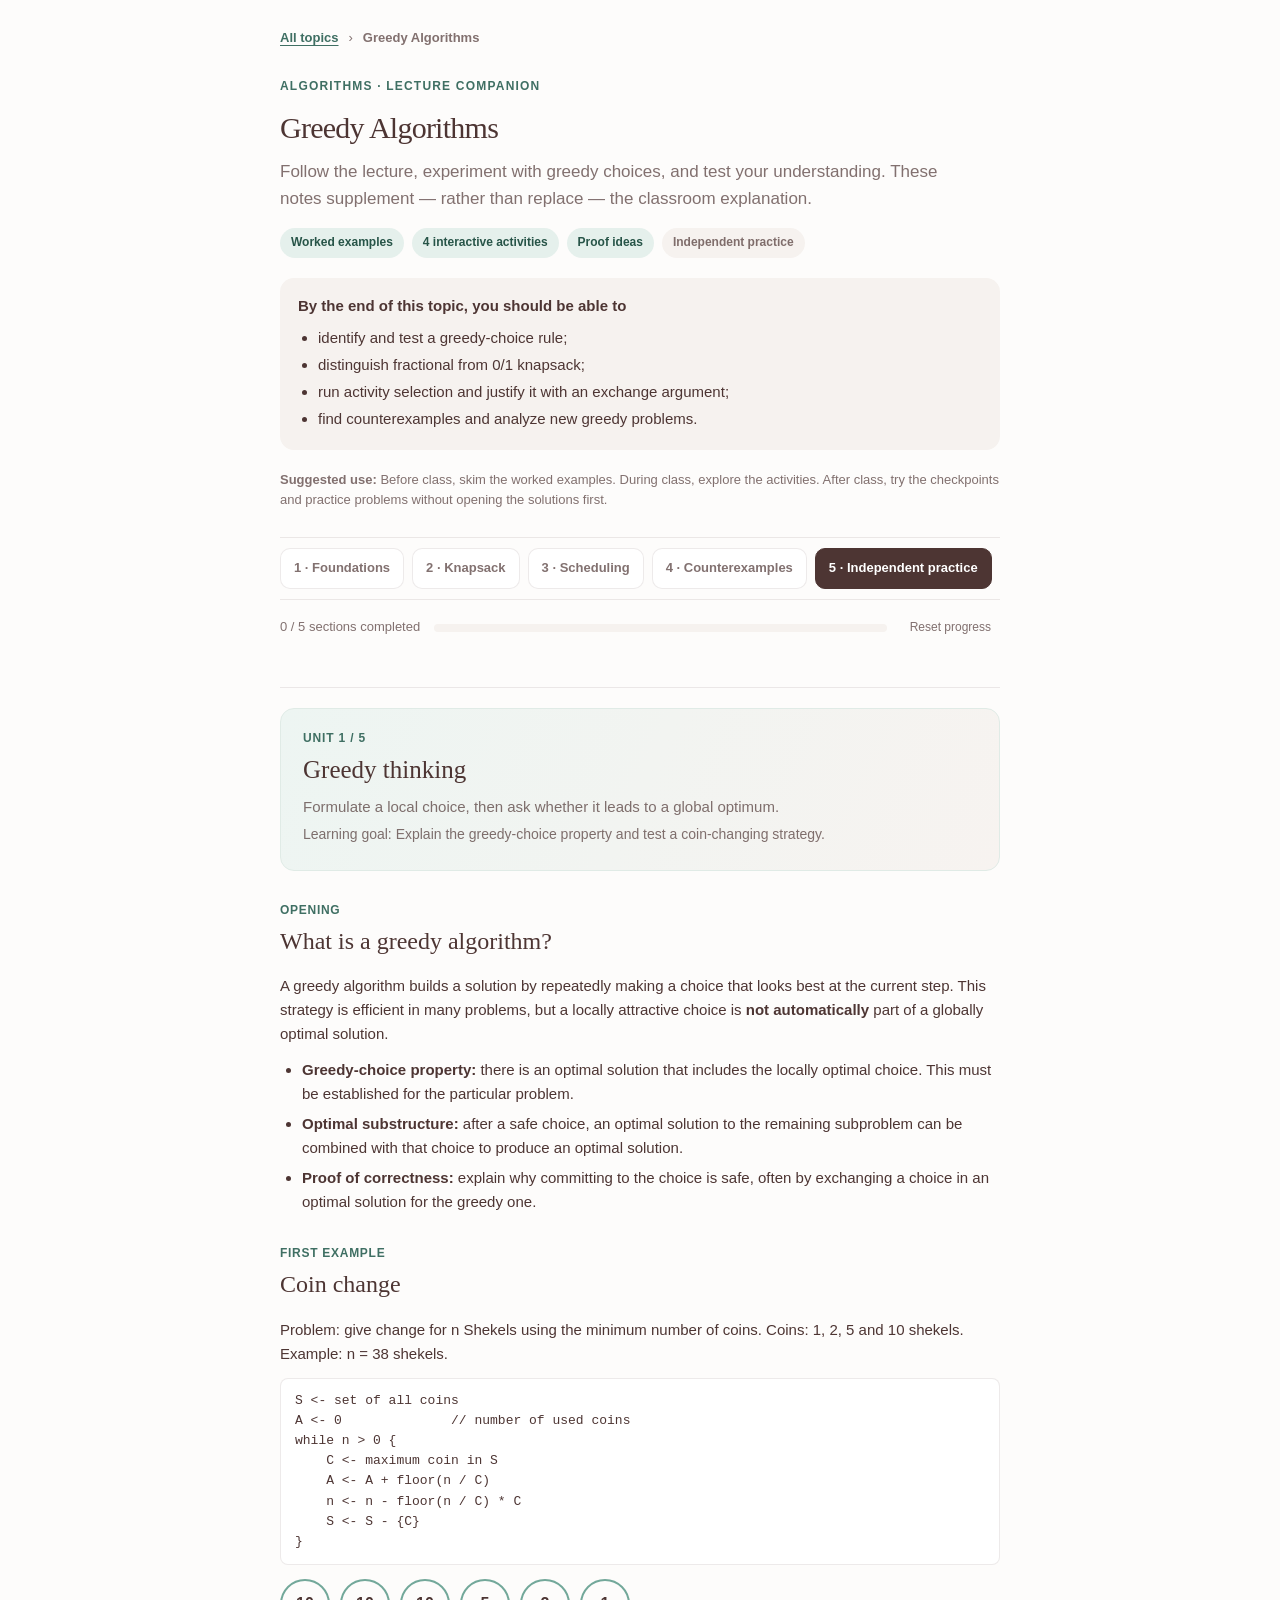
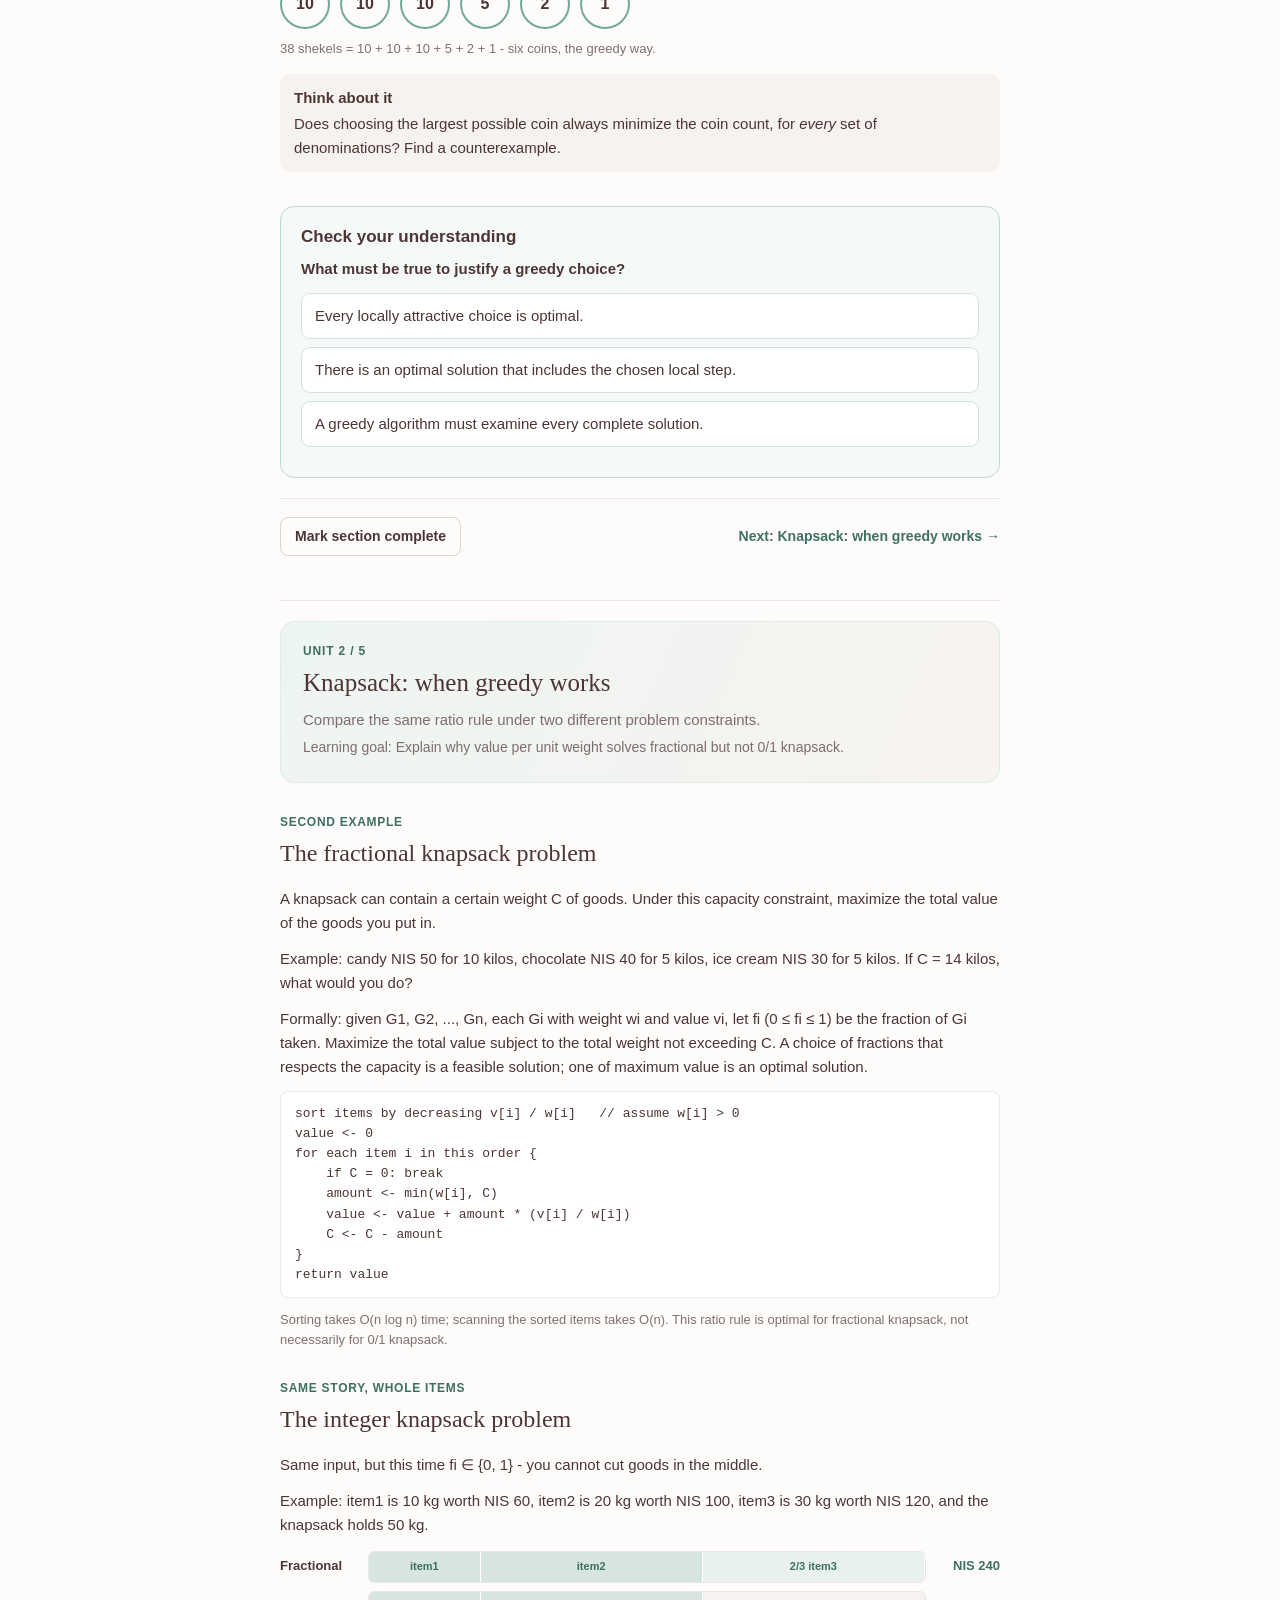
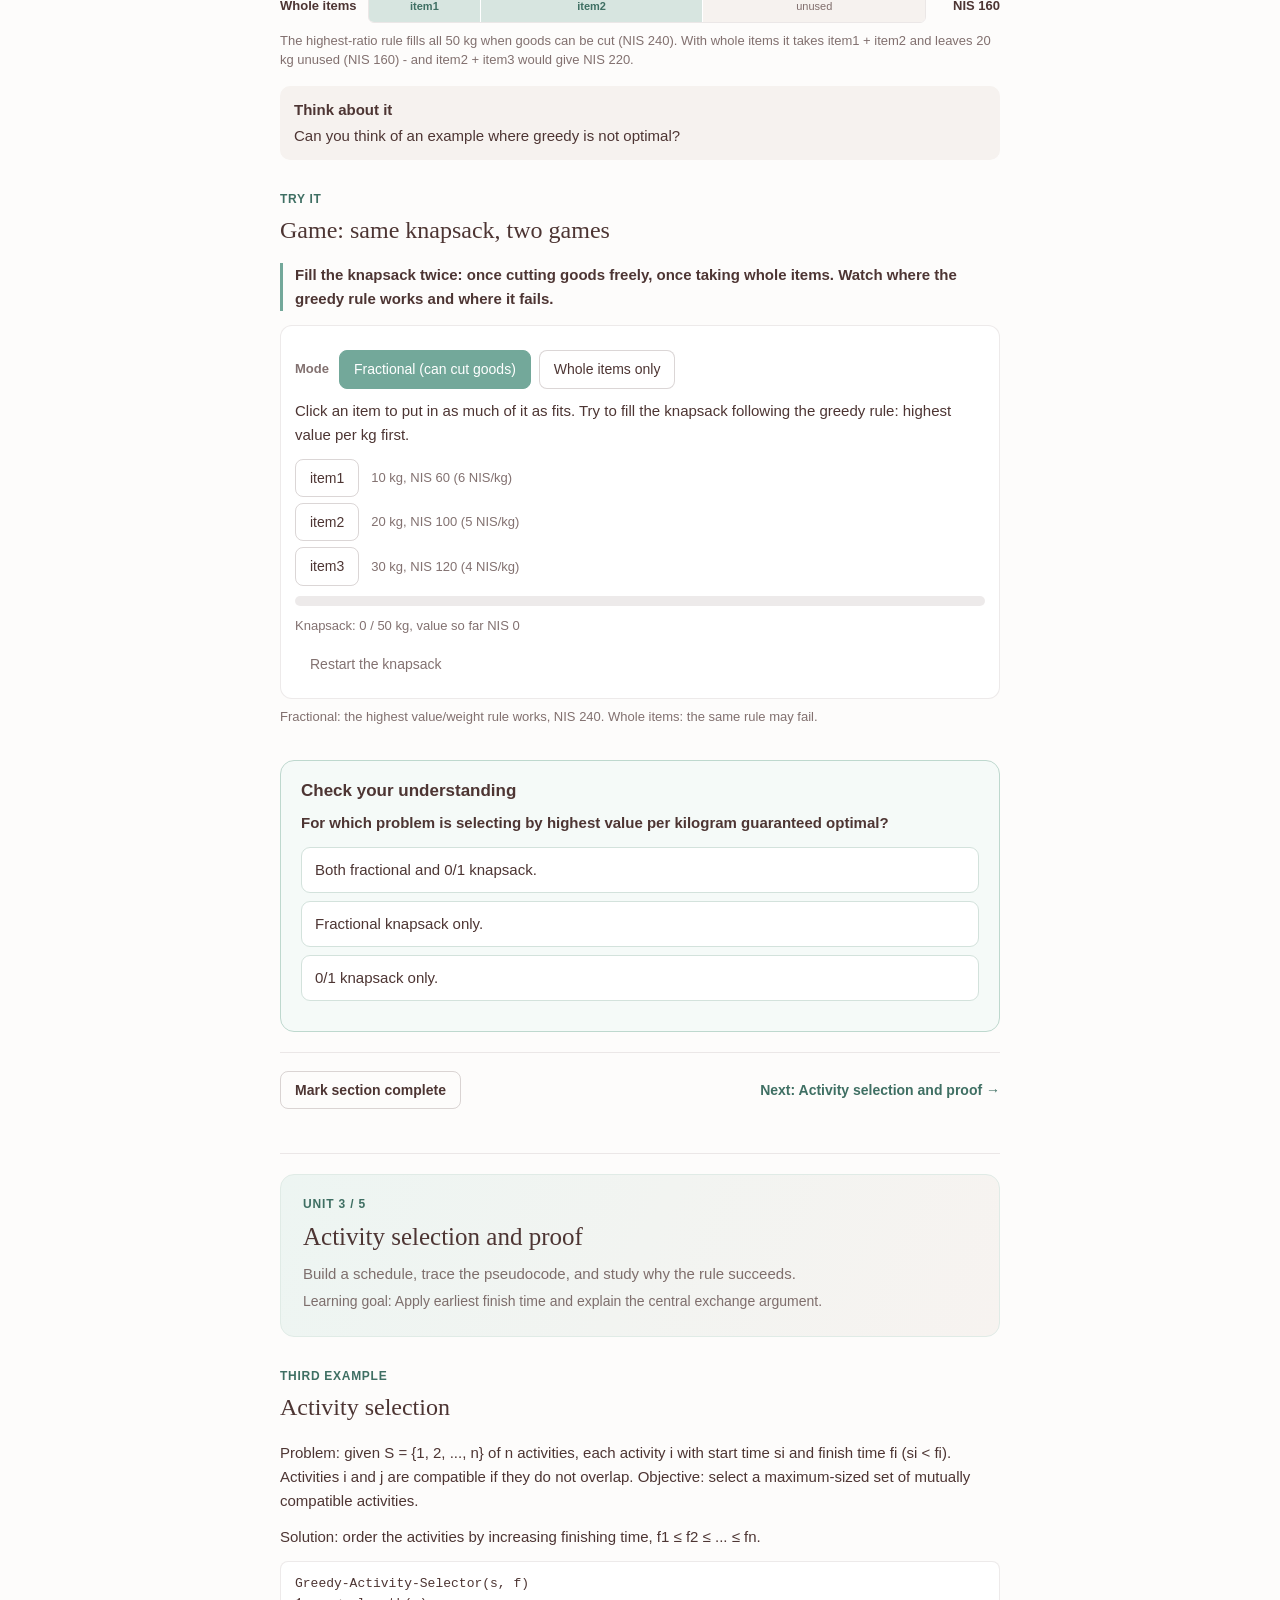
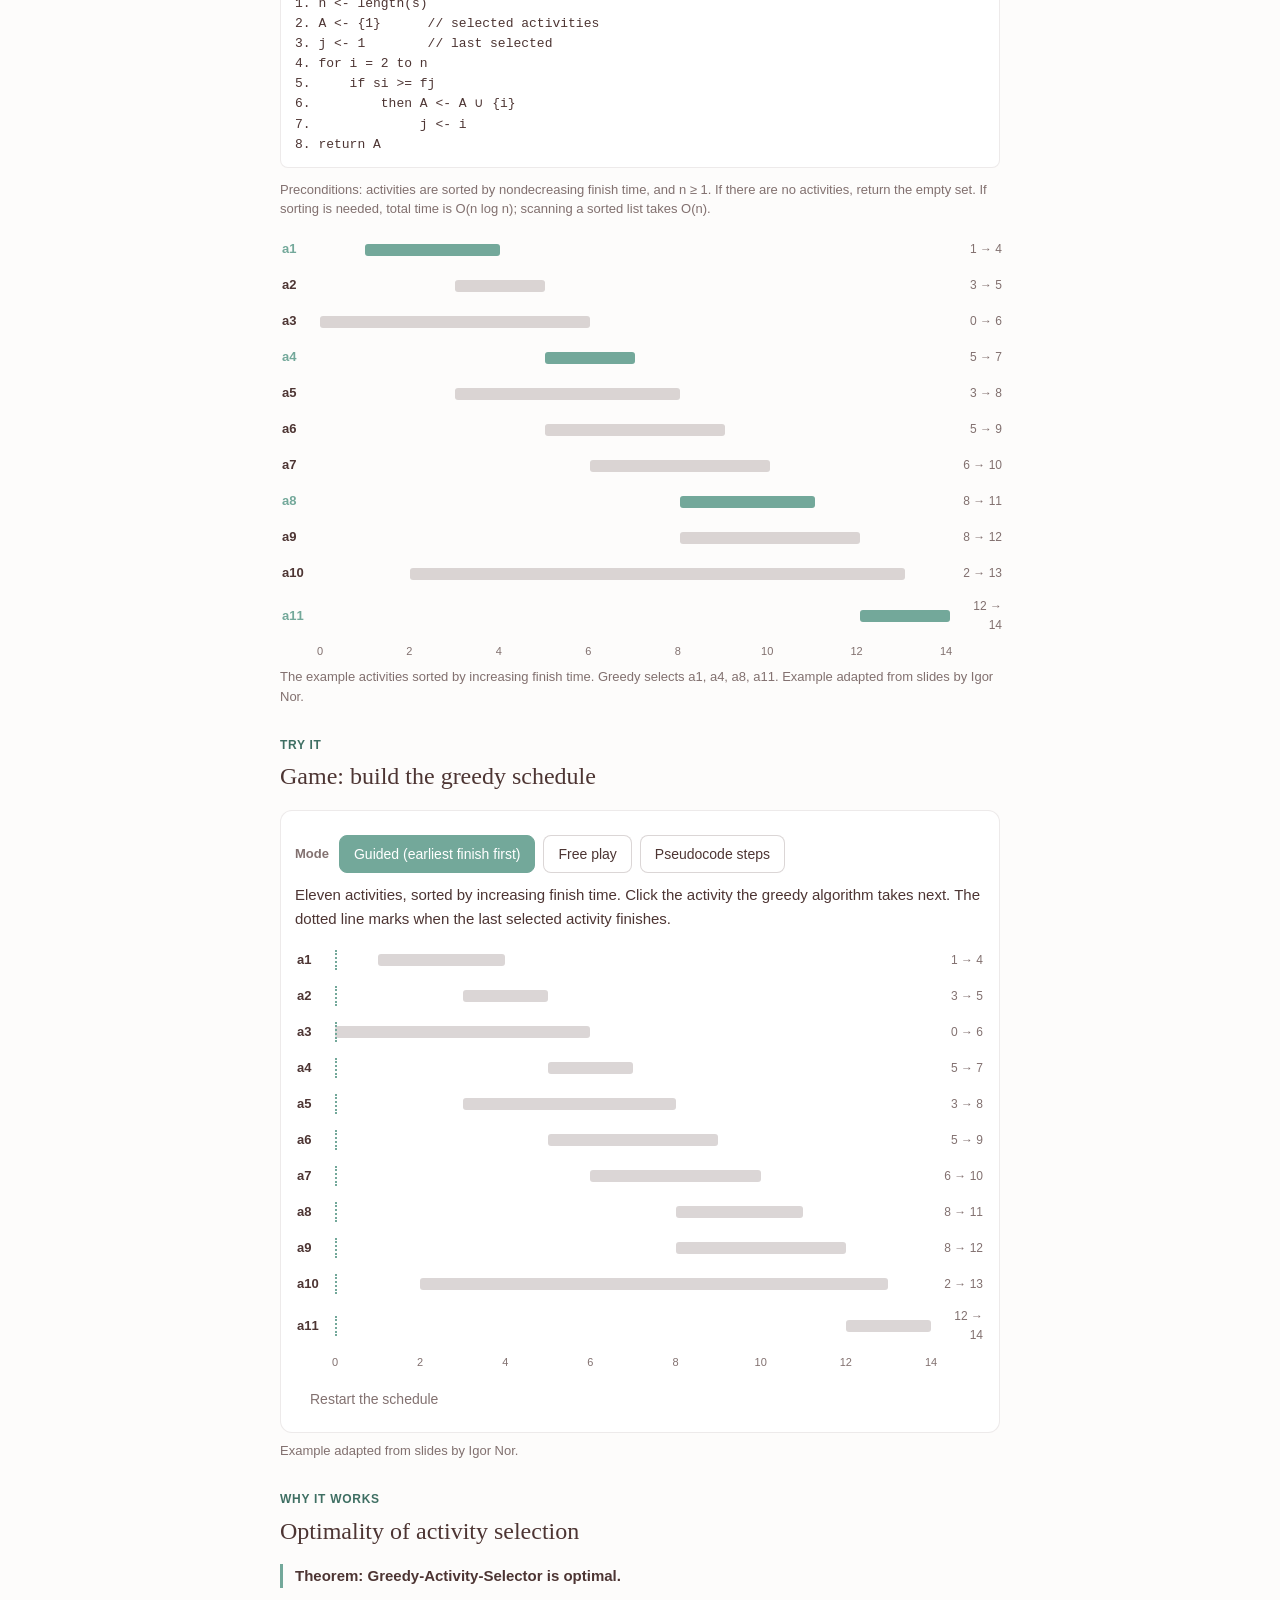
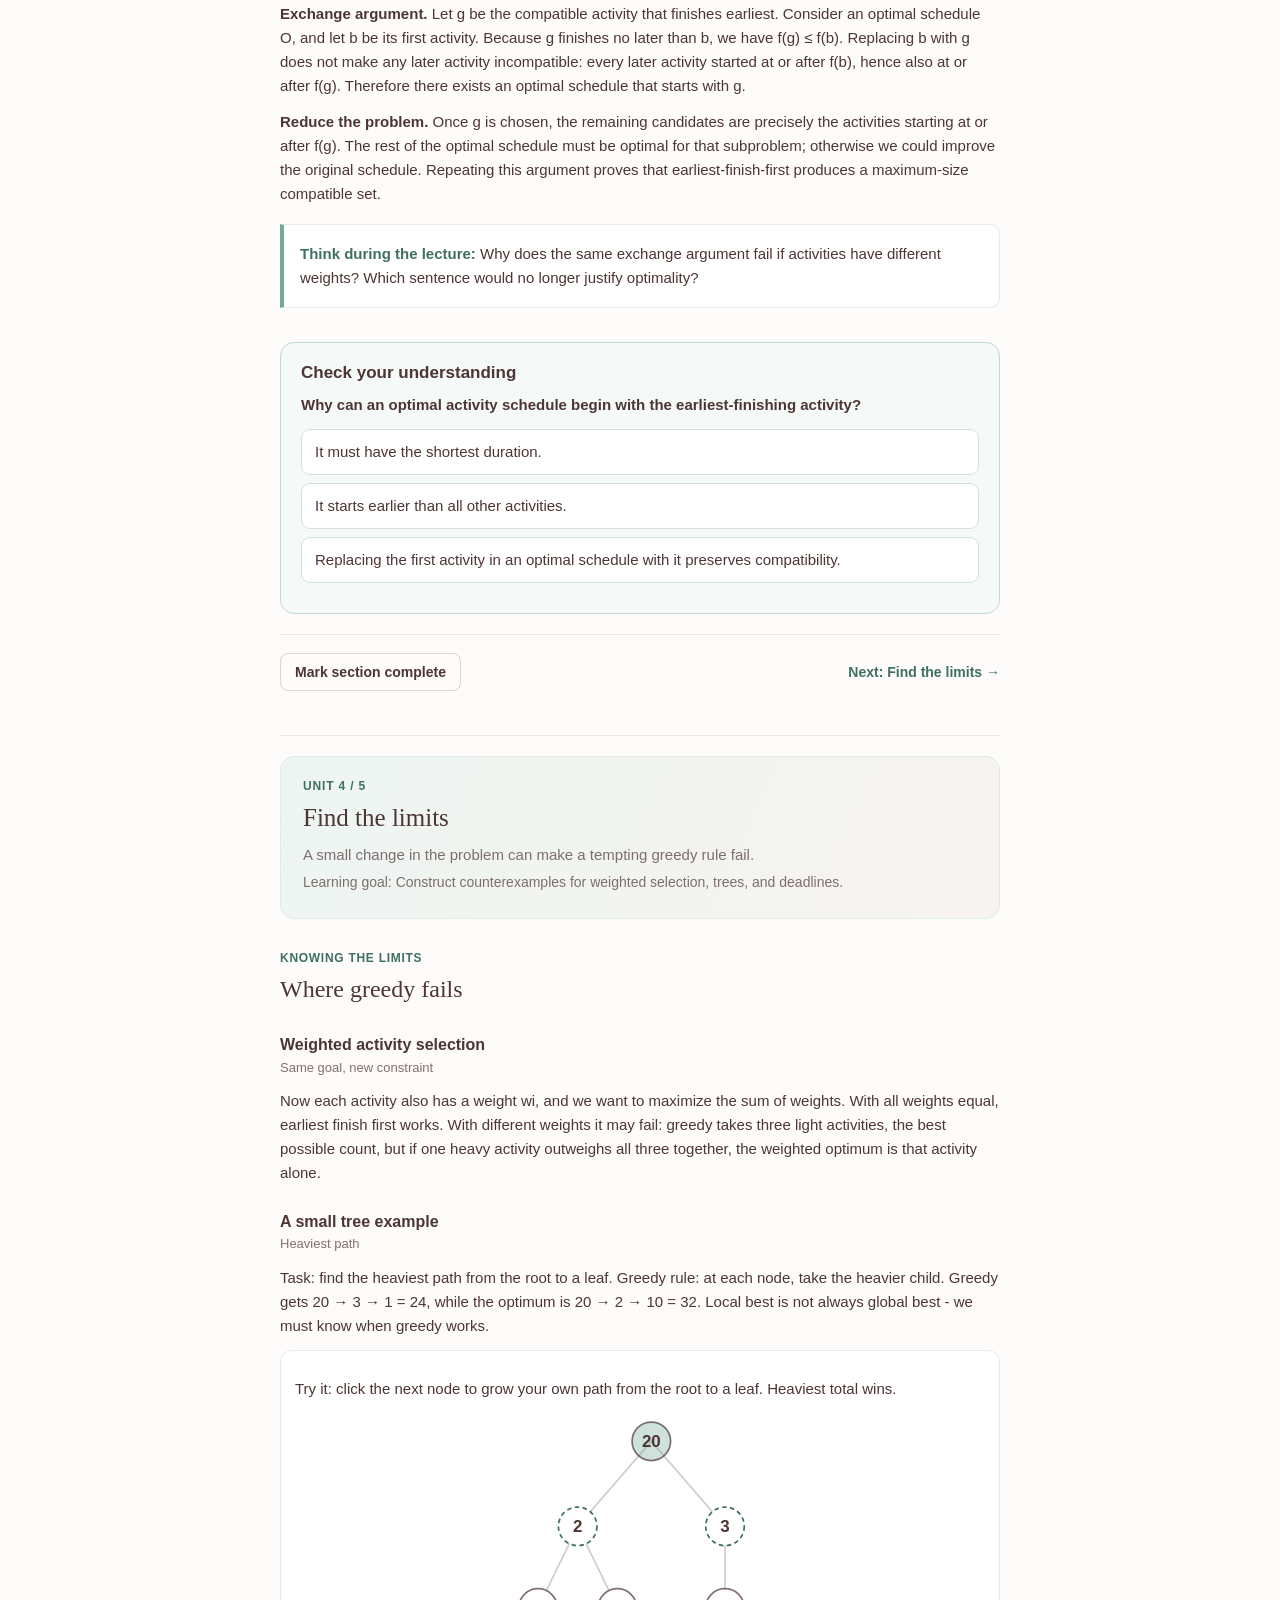
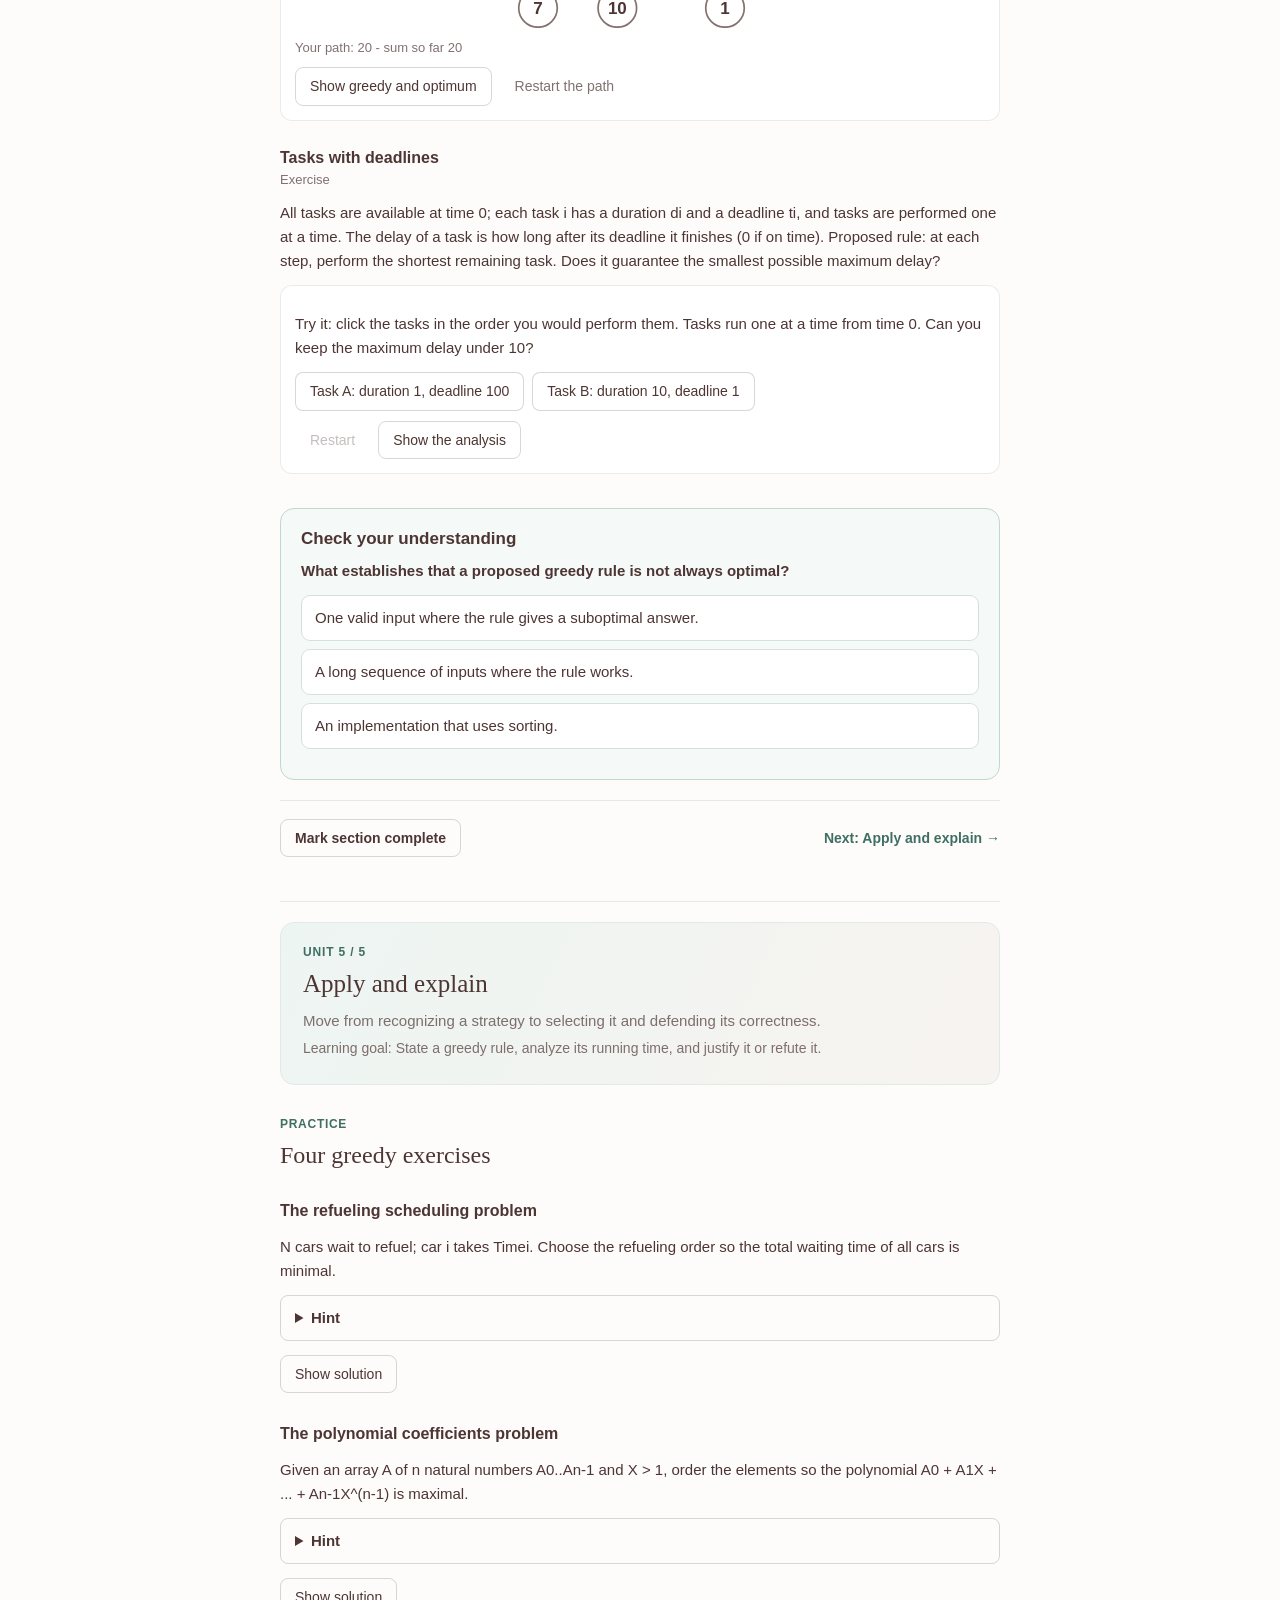
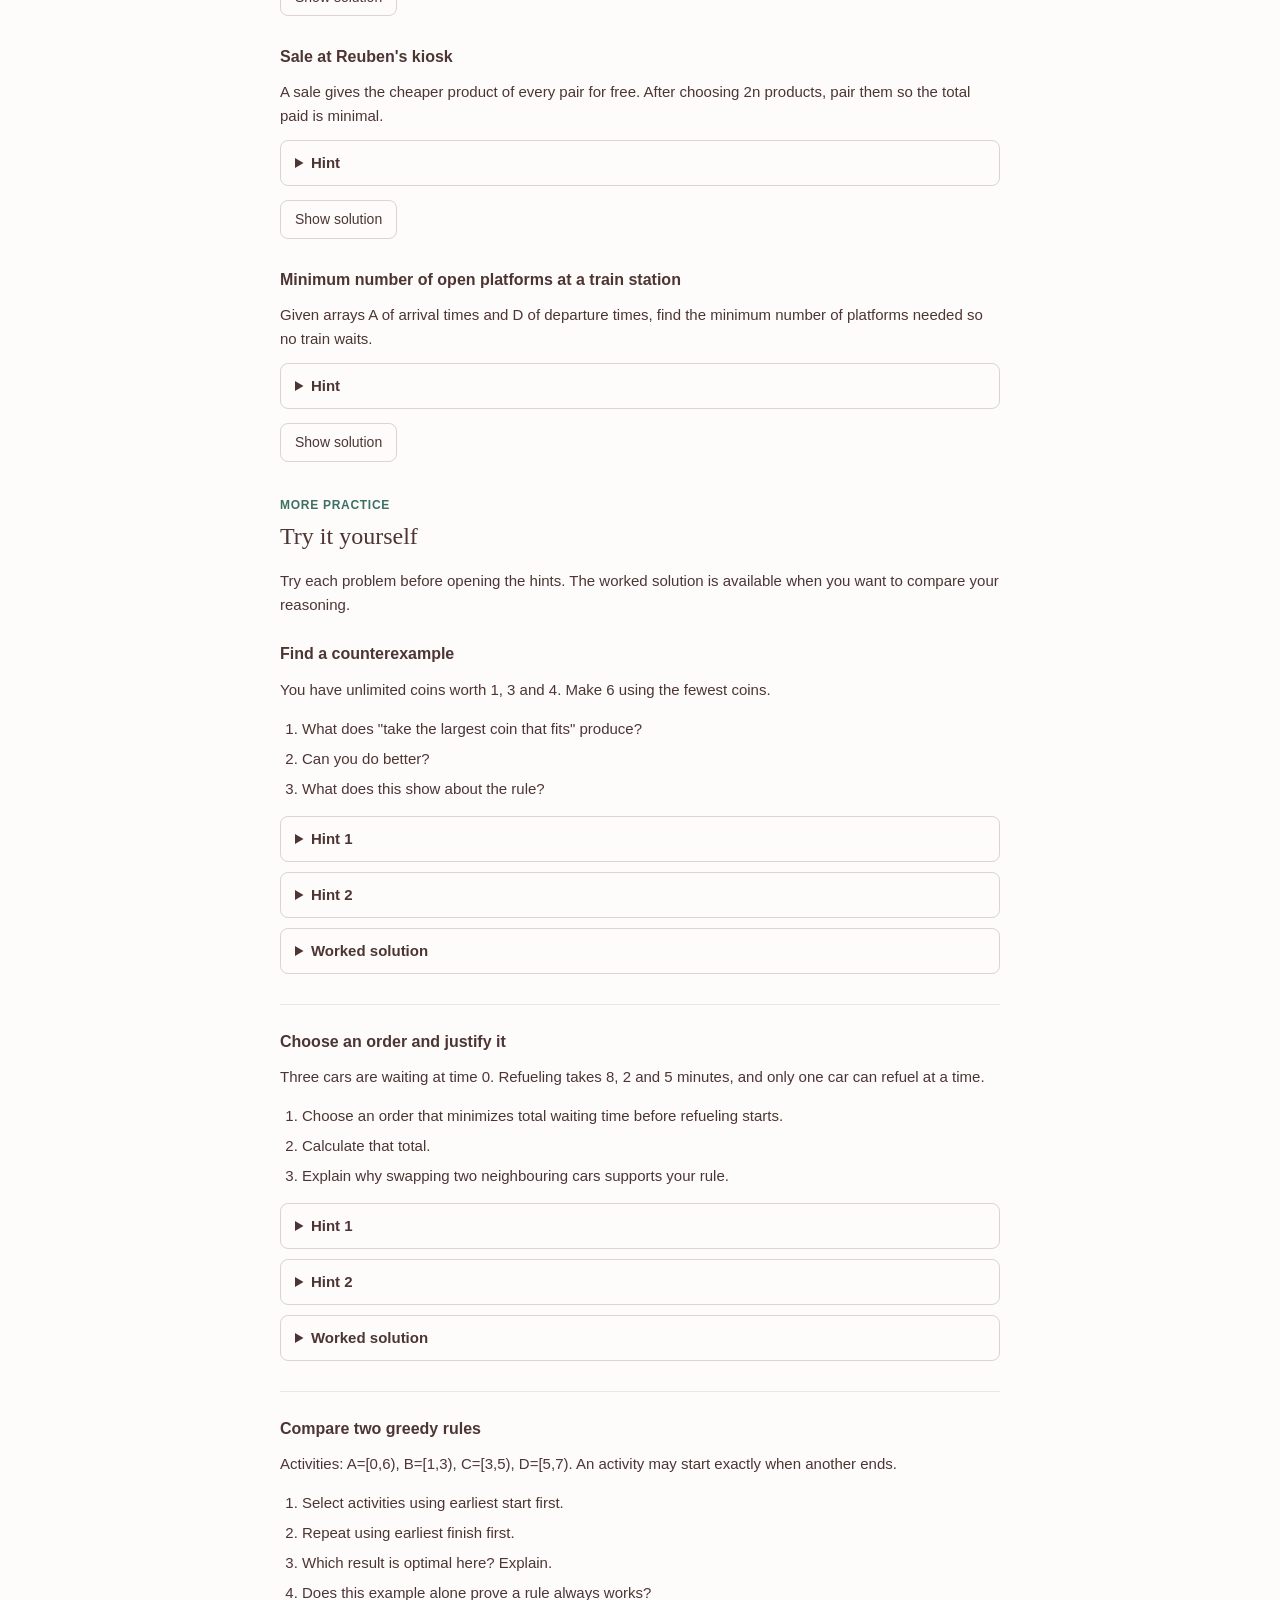
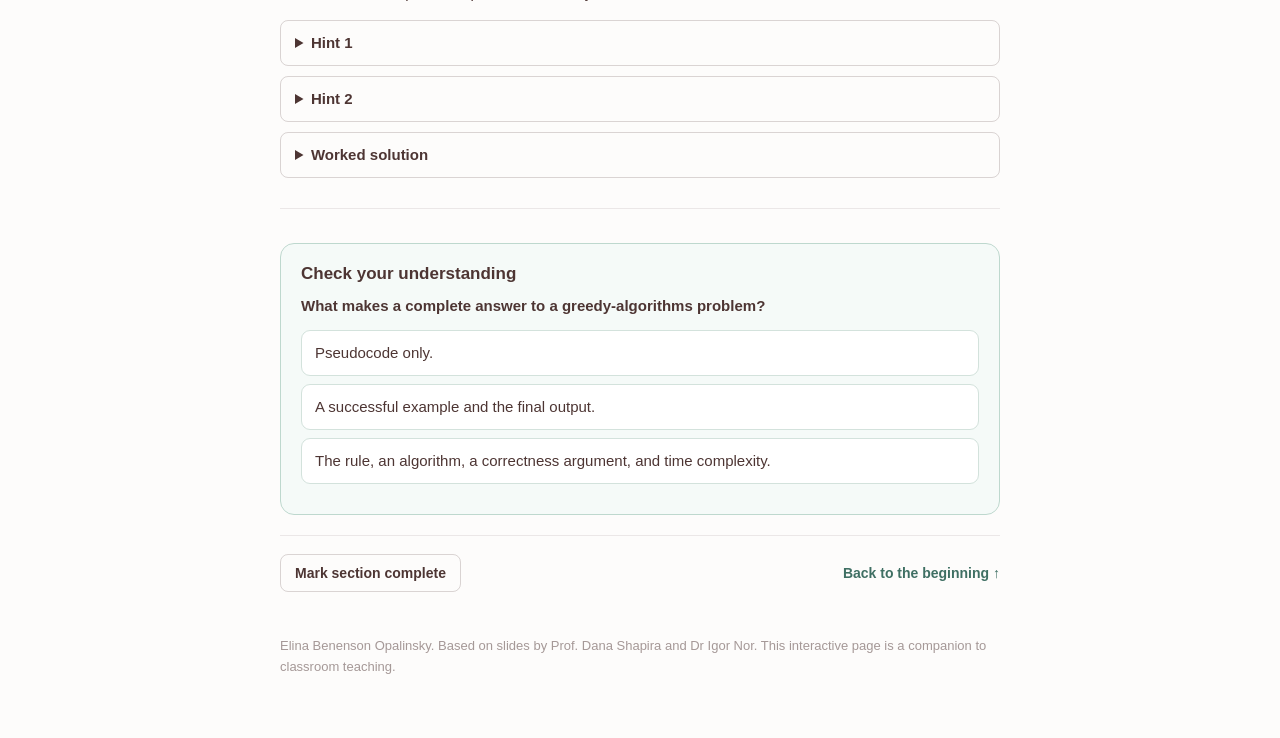
<file: topics/greedy.html>
<!DOCTYPE html>
<html lang="en">
<head>
<meta charset="utf-8">
<meta name="viewport" content="width=device-width, initial-scale=1">
<title>Greedy Algorithms | Algorithms Lecture Companion</title>
<link rel="stylesheet" href="../learning.css">
<link rel="stylesheet" href="../topic-shell.css">
<style>
:root {
  --page: #fdfcfb;
  --ink: #4d3533;
  --ink2: rgba(77, 53, 51, 0.7);
  --ink3: rgba(77, 53, 51, 0.5);
  --ink4: rgba(77, 53, 51, 0.2);
  --hairline: rgba(77, 53, 51, 0.1);
  --raised: #f6f2ef;
  --teal: #73a89a;
  --teal-dark: #3f6f63;
  --red: #ed313e;
}
html, body { margin: 0; }
body {
  background: var(--page);
  color: var(--ink);
  font-family: -apple-system, BlinkMacSystemFont, "Segoe UI", Roboto, Helvetica, Arial, sans-serif;
  font-size: 15px;
  line-height: 1.6;
}
.card { max-width: 720px; margin: 0 auto; padding: 28px 20px 48px; }

h1 { font-family: Georgia, "Times New Roman", serif; font-weight: 500; font-size: 30px; margin: 0 0 6px; }
.fact { font-size: 13px; color: var(--ink3); margin: 0 0 10px; }
.intro { color: var(--ink2); margin: 0 0 8px; }

.group { margin: 40px 0 0; }
.glabel { font-size: 12px; letter-spacing: 0.06em; text-transform: uppercase; color: var(--ink3); margin-bottom: 2px; }
h2 { font-family: Georgia, "Times New Roman", serif; font-weight: 500; font-size: 24px; margin: 0 0 14px; }
h3 { font-size: 16px; font-weight: 700; margin: 26px 0 2px; }
h3 .sub { display: block; font-size: 13px; font-weight: 500; color: var(--ink2); margin-top: 2px; }
p { margin: 12px 0; }
ul { margin: 12px 0; padding-left: 22px; }
li { margin: 6px 0; }

.key { font-weight: 600; border-left: 3px solid var(--teal); padding-left: 12px; margin: 14px 0; }
.caption { font-size: 13px; line-height: 1.5; color: var(--ink2); margin: 8px 0 0; }
.callout { background: var(--raised); border-radius: 10px; padding: 12px 14px; margin: 16px 0; }
.callout-title { font-weight: 600; margin-bottom: 2px; }
.closing { margin-top: 44px; font-size: 13px; color: var(--ink3); }

.pseudo {
  font-family: ui-monospace, "SF Mono", Menlo, Consolas, monospace;
  font-size: 13px;
  line-height: 1.55;
  background: #fff;
  border: 1px solid var(--hairline);
  border-radius: 8px;
  padding: 12px 14px;
  margin: 12px 0;
  overflow-x: auto;
  white-space: pre;
}

.feedback { font-size: 14px; line-height: 22px; padding: 10px 12px; border-radius: 8px; margin: 12px 0; }
.feedback-good { background: rgba(115, 168, 154, 0.14); color: var(--teal-dark); }
.feedback-bad { background: rgba(237, 49, 62, 0.08); color: var(--red); }
.feedback-info { background: var(--raised); color: var(--ink2); }

.btn {
  font: inherit;
  font-size: 14px;
  border-radius: 8px;
  padding: 7px 14px;
  cursor: pointer;
  border: 1px solid transparent;
  background: none;
  color: var(--ink);
}
.btn:disabled { opacity: 0.45; cursor: default; }
.btn-primary { background: var(--ink); color: #fdfcfb; }
.btn-secondary { border-color: var(--ink4); }
.btn-secondary.selected { background: var(--ink); color: #fdfcfb; border-color: var(--ink); }
.btn-ghost { color: var(--ink2); }
.btn-ghost:hover { background: var(--raised); }

.choice-row { display: flex; align-items: center; gap: 8px; flex-wrap: wrap; margin: 10px 0; }
.choice-label { font-size: 13px; font-weight: 600; color: var(--ink2); margin-right: 2px; }
.choice-btn { font: inherit; font-size: 14px; padding: 7px 14px; border-radius: 8px; border: 1px solid var(--ink4); background: #fff; color: var(--ink); cursor: pointer; }
.choice-btn.on { background: var(--teal); border-color: var(--teal); color: #fff; }

.game { margin: 4px 0 8px; }
.game > * + * { margin-top: 10px; }

/* knapsack game */
.kb-items { display: flex; flex-direction: column; gap: 6px; }
.kb-row { display: flex; align-items: center; gap: 12px; flex-wrap: wrap; }
.kb-facts { font-size: 13px; line-height: 18px; color: var(--ink2); }
.kb-bar { height: 10px; border-radius: 5px; background: var(--hairline); overflow: hidden; }
.kb-fill { height: 100%; border-radius: 5px; background: var(--teal); transition: width 0.25s ease; }

/* activity timeline */
.tl { display: flex; flex-direction: column; gap: 2px; }
.tl-row {
  display: flex; align-items: center; gap: 8px; width: 100%;
  min-height: 34px; padding: 4px 2px; background: none; border: none; border-radius: 6px;
  cursor: pointer; font: inherit; text-align: left;
}
.tl-row:hover { background: rgba(115, 168, 154, 0.08); }
.tl-label { flex: 0 0 30px; font-size: 13px; font-weight: 600; color: var(--ink); }
.tl-track { position: relative; flex: 1 1 auto; height: 20px; }
.tl-bar { position: absolute; top: 4px; height: 12px; border-radius: 3px; background: var(--ink4); }
.tl-sel .tl-bar { background: var(--teal); }
.tl-sel .tl-label { color: var(--teal); }
.tl-line { position: absolute; top: 0; bottom: 0; border-left: 2px dotted var(--teal); }
.tl-times { flex: 0 0 44px; font-size: 12px; color: var(--ink2); text-align: right; }
.tl-axis { display: flex; align-items: center; gap: 8px; padding: 0 2px; }
.tl-axis-track { height: 18px; }
.tl-tick { position: absolute; top: 2px; transform: translateX(-50%); font-size: 11px; color: var(--ink2); }
.tl-static { cursor: default; min-height: 26px; }
.tl-static:hover { background: none; }

/* walkthrough + free play */
.pc { padding: 6px; }
.pc-line { display: block; padding: 2px 8px; border-radius: 6px; }
.pc-on { background: rgba(115, 168, 154, 0.16); box-shadow: inset 2px 0 0 var(--teal); }
.pc-controls { display: flex; gap: 8px; flex-wrap: wrap; }
.tl-cur .tl-bar { background: #d9a441; }
.tl-cur .tl-label { color: #b07f23; }
.tl-skip .tl-bar { opacity: 0.35; }
.tl-skip .tl-label { opacity: 0.55; }

/* solution reveals */
.sol-toggle { margin: 4px 0; }
.sol { margin-top: 4px; }

/* tree game */
.tree-pick { cursor: pointer; }
.tree-pick circle { stroke: var(--teal-dark); stroke-dasharray: 4 3; }
.tree-pick:hover circle { stroke-width: 3; }

/* deadlines game */
.dl-order { display: flex; flex-direction: column; gap: 6px; margin: 8px 0; }
.dl-row { display: flex; align-items: center; gap: 12px; flex-wrap: wrap; }
.dl-pos { flex: 0 0 22px; font-size: 13px; font-weight: 700; color: var(--ink3); }

/* diagrams */
.diagram { margin: 14px 0 6px; }
.diagram-svg { display: block; width: 100%; max-width: 340px; height: auto; margin: 6px auto 2px; }
.diagram-wide { max-width: 460px; }

.coins { display: flex; flex-wrap: wrap; gap: 10px; align-items: center; margin: 6px 0 10px; }
.coin {
  width: 46px; height: 46px; border-radius: 50%;
  border: 2px solid var(--teal); color: var(--ink);
  display: inline-flex; align-items: center; justify-content: center;
  font-size: 16px; font-weight: 600;
}

.kbc-row { display: flex; align-items: center; gap: 10px; margin: 8px 0; }
.kbc-label { flex: 0 0 78px; font-size: 13px; font-weight: 600; color: var(--ink); }
.kbc-bar { flex: 1 1 auto; display: flex; height: 30px; border-radius: 6px; overflow: hidden; border: 1px solid var(--hairline); }
.kbc-seg { display: inline-flex; align-items: center; justify-content: center; font-size: 11px; font-weight: 600; white-space: nowrap; overflow: hidden; }
.kbc-item { background: rgba(115, 168, 154, 0.28); color: var(--teal-dark); border-right: 1px solid #fff; }
.kbc-part { background: rgba(115, 168, 154, 0.14); }
.kbc-empty { background: var(--raised); color: var(--ink2); font-weight: 400; }
.kbc-value { flex: 0 0 64px; font-size: 13px; font-weight: 600; color: var(--ink); text-align: right; }
.kbc-good { color: var(--teal-dark); }

.practice-exercise { margin: 24px 0; padding: 0 0 20px; border-bottom: 1px solid var(--hairline); }
.practice-reveal { margin: 10px 0; padding: 10px 14px; border: 1px solid var(--ink4); border-radius: 8px; }
.practice-reveal summary { cursor: pointer; font-weight: 600; min-height: 24px; }
.practice-reveal[open] { background: var(--raised); }
.practice-exercise ol { padding-left: 22px; }
</style>
</head>
<body>
<div class="card">
  <nav class="site-breadcrumbs" aria-label="Breadcrumb">
    <a href="../index.html">All topics</a><span aria-hidden="true">›</span><span aria-current="page">Greedy Algorithms</span>
  </nav>

  <h1>Greedy Algorithms</h1>
  <p class="intro">Lecture notes and four interactive exercises.</p>

  <div class="group">
    <div class="glabel">Opening</div>
    <h2>What is a greedy algorithm?</h2>
    <p>A greedy algorithm builds a solution by repeatedly making a choice that looks best at the current step. This strategy is efficient in many problems, but a locally attractive choice is <strong>not automatically</strong> part of a globally optimal solution.</p>
    <ul>
      <li><strong>Greedy-choice property:</strong> there is an optimal solution that includes the locally optimal choice. This must be established for the particular problem.</li>
      <li><strong>Optimal substructure:</strong> after a safe choice, an optimal solution to the remaining subproblem can be combined with that choice to produce an optimal solution.</li>
      <li><strong>Proof of correctness:</strong> explain why committing to the choice is safe, often by exchanging a choice in an optimal solution for the greedy one.</li>
    </ul>
  </div>

  <div class="group">
    <div class="glabel">First example</div>
    <h2>Coin change</h2>
    <p>Problem: give change for n Shekels using the minimum number of coins. Coins: 1, 2, 5 and 10 shekels. Example: n = 38 shekels.</p>
    <pre class="pseudo">S &lt;- set of all coins
A &lt;- 0              // number of used coins
while n &gt; 0 {
    C &lt;- maximum coin in S
    A &lt;- A + floor(n / C)
    n &lt;- n - floor(n / C) * C
    S &lt;- S - {C}
}</pre>
    <figure class="diagram">
      <div class="coins">
        <span class="coin">10</span><span class="coin">10</span><span class="coin">10</span><span class="coin">5</span><span class="coin">2</span><span class="coin">1</span>
      </div>
      <p class="caption">38 shekels = 10 + 10 + 10 + 5 + 2 + 1 - six coins, the greedy way.</p>
    </figure>
    <div class="callout"><div class="callout-title">Think about it</div>Does choosing the largest possible coin always minimize the coin count, for <em>every</em> set of denominations? Find a counterexample.</div>
  </div>

  <div class="group">
    <div class="glabel">Second example</div>
    <h2>The fractional knapsack problem</h2>
    <p>A knapsack can contain a certain weight C of goods. Under this capacity constraint, maximize the total value of the goods you put in.</p>
    <p>Example: candy NIS 50 for 10 kilos, chocolate NIS 40 for 5 kilos, ice cream NIS 30 for 5 kilos. If C = 14 kilos, what would you do?</p>
    <p>Formally: given G1, G2, ..., Gn, each Gi with weight wi and value vi, let fi (0 ≤ fi ≤ 1) be the fraction of Gi taken. Maximize the total value subject to the total weight not exceeding C. A choice of fractions that respects the capacity is a feasible solution; one of maximum value is an optimal solution.</p>
    <pre class="pseudo">sort items by decreasing v[i] / w[i]   // assume w[i] &gt; 0
value &lt;- 0
for each item i in this order {
    if C = 0: break
    amount &lt;- min(w[i], C)
    value &lt;- value + amount * (v[i] / w[i])
    C &lt;- C - amount
}
return value</pre>
    <p class="caption">Sorting takes O(n log n) time; scanning the sorted items takes O(n). This ratio rule is optimal for fractional knapsack, not necessarily for 0/1 knapsack.</p>
  </div>

  <div class="group">
    <div class="glabel">Same story, whole items</div>
    <h2>The integer knapsack problem</h2>
    <p>Same input, but this time fi ∈ {0, 1} - you cannot cut goods in the middle.</p>
    <p>Example: item1 is 10 kg worth NIS 60, item2 is 20 kg worth NIS 100, item3 is 30 kg worth NIS 120, and the knapsack holds 50 kg.</p>
    <figure class="diagram">
      <div class="kbc-row">
        <span class="kbc-label">Fractional</span>
        <div class="kbc-bar">
          <span class="kbc-seg kbc-item" style="width:20%">item1</span>
          <span class="kbc-seg kbc-item" style="width:40%">item2</span>
          <span class="kbc-seg kbc-item kbc-part" style="width:40%">2/3 item3</span>
        </div>
        <span class="kbc-value kbc-good">NIS 240</span>
      </div>
      <div class="kbc-row">
        <span class="kbc-label">Whole items</span>
        <div class="kbc-bar">
          <span class="kbc-seg kbc-item" style="width:20%">item1</span>
          <span class="kbc-seg kbc-item" style="width:40%">item2</span>
          <span class="kbc-seg kbc-empty" style="width:40%">unused</span>
        </div>
        <span class="kbc-value">NIS 160</span>
      </div>
      <p class="caption">The highest-ratio rule fills all 50 kg when goods can be cut (NIS 240). With whole items it takes item1 + item2 and leaves 20 kg unused (NIS 160) - and item2 + item3 would give NIS 220.</p>
    </figure>
    <div class="callout"><div class="callout-title">Think about it</div>Can you think of an example where greedy is not optimal?</div>
  </div>

  <div class="group">
    <div class="glabel">Try it</div>
    <h2>Game: same knapsack, two games</h2>
    <p class="key">Fill the knapsack twice: once cutting goods freely, once taking whole items. Watch where the greedy rule works and where it fails.</p>
    <div class="game" id="kb-game"></div>
    <p class="caption">Fractional: the highest value/weight rule works, NIS 240. Whole items: the same rule may fail.</p>
  </div>

  <div class="group">
    <div class="glabel">Third example</div>
    <h2>Activity selection</h2>
    <p>Problem: given S = {1, 2, ..., n} of n activities, each activity i with start time si and finish time fi (si &lt; fi). Activities i and j are compatible if they do not overlap. Objective: select a maximum-sized set of mutually compatible activities.</p>
    <p>Solution: order the activities by increasing finishing time, f1 ≤ f2 ≤ ... ≤ fn.</p>
    <pre class="pseudo">Greedy-Activity-Selector(s, f)
1. n &lt;- length(s)
2. A &lt;- {1}      // selected activities
3. j &lt;- 1        // last selected
4. for i = 2 to n
5.     if si &gt;= fj
6.         then A &lt;- A ∪ {i}
7.              j &lt;- i
8. return A</pre>
    <p class="caption">Preconditions: activities are sorted by nondecreasing finish time, and n ≥ 1. If there are no activities, return the empty set. If sorting is needed, total time is O(n log n); scanning a sorted list takes O(n).</p>
    <figure class="diagram">
      <div class="tl" id="static-tl"></div>
      <p class="caption">The example activities sorted by increasing finish time. Greedy selects a1, a4, a8, a11. Example adapted from slides by Igor Nor.</p>
    </figure>
  </div>

  <div class="group">
    <div class="glabel">Try it</div>
    <h2>Game: build the greedy schedule</h2>
    <div class="game" id="act-game"></div>
    <p class="caption">Example adapted from slides by Igor Nor.</p>
  </div>

  <div class="group">
    <div class="glabel">Why it works</div>
    <h2>Optimality of activity selection</h2>
    <p class="key">Theorem: Greedy-Activity-Selector is optimal.</p>
    <p><strong>Exchange argument.</strong> Let g be the compatible activity that finishes earliest. Consider an optimal schedule O, and let b be its first activity. Because g finishes no later than b, we have f(g) ≤ f(b). Replacing b with g does not make any later activity incompatible: every later activity started at or after f(b), hence also at or after f(g). Therefore there exists an optimal schedule that starts with g.</p>
    <p><strong>Reduce the problem.</strong> Once g is chosen, the remaining candidates are precisely the activities starting at or after f(g). The rest of the optimal schedule must be optimal for that subproblem; otherwise we could improve the original schedule. Repeating this argument proves that earliest-finish-first produces a maximum-size compatible set.</p>
    <div class="mini-task"><p><strong>Think during the lecture:</strong> Why does the same exchange argument fail if activities have different weights? Which sentence would no longer justify optimality?</p></div>
  </div>

  <div class="group">
    <div class="glabel">Knowing the limits</div>
    <h2>Where greedy fails</h2>
    <h3>Weighted activity selection<span class="sub">Same goal, new constraint</span></h3>
    <p>Now each activity also has a weight wi, and we want to maximize the sum of weights. With all weights equal, earliest finish first works. With different weights it may fail: greedy takes three light activities, the best possible count, but if one heavy activity outweighs all three together, the weighted optimum is that activity alone.</p>
    <h3>A small tree example<span class="sub">Heaviest path</span></h3>
    <p>Task: find the heaviest path from the root to a leaf. Greedy rule: at each node, take the heavier child. Greedy gets 20 → 3 → 1 = 24, while the optimum is 20 → 2 → 10 = 32. Local best is not always global best - we must know when greedy works.</p>
    <div class="game" id="tree-game"></div>
    <h3>Tasks with deadlines<span class="sub">Exercise</span></h3>
    <p>All tasks are available at time 0; each task i has a duration di and a deadline ti, and tasks are performed one at a time. The delay of a task is how long after its deadline it finishes (0 if on time). Proposed rule: at each step, perform the shortest remaining task. Does it guarantee the smallest possible maximum delay?</p>
    <div class="game" id="dl-game"></div>
  </div>

  <div class="group">
    <div class="glabel">Practice</div>
    <h2>Four greedy exercises</h2>
    <h3>The refueling scheduling problem</h3>
    <p>N cars wait to refuel; car i takes Timei. Choose the refueling order so the total waiting time of all cars is minimal.</p>
    <details class="practice-reveal"><summary>Hint</summary><p>Sort, then refuel</p></details>
    <button type="button" class="btn btn-secondary sol-toggle" data-sol="sol-refuel">Show solution</button>
    <div class="sol" id="sol-refuel" hidden><p>Solution: sort by non-decreasing refueling time and refuel in that order, in Θ(n log n). Correctness by exchange: swapping two consecutive cars with times a &gt; b leaves the other cars unchanged and decreases the pair's combined waiting time by a - b, so repeating brings the sorted order without increasing the total.</p></div>
    <h3>The polynomial coefficients problem</h3>
    <p>Given an array A of n natural numbers A0..An-1 and X &gt; 1, order the elements so the polynomial A0 + A1X + ... + An-1X^(n-1) is maximal.</p>
    <details class="practice-reveal"><summary>Hint</summary><p>Small coefficients first</p></details>
    <button type="button" class="btn btn-secondary sol-toggle" data-sol="sol-poly">Show solution</button>
    <div class="sol" id="sol-poly" hidden><p>Solution: sort the array in ascending order, in Θ(n log n). Greedy choice: in an optimal solution A0 is the lowest value - swapping it with a smaller Amin at index i increases the value, since X &gt; 1. Optimal substructure: the rest of an optimal ordering is optimal for the polynomial starting from X.</p></div>
    <h3>Sale at Reuben's kiosk</h3>
    <p>A sale gives the cheaper product of every pair for free. After choosing 2n products, pair them so the total paid is minimal.</p>
    <details class="practice-reveal"><summary>Hint</summary><p>Pair the expensive ones</p></details>
    <button type="button" class="btn btn-secondary sol-toggle" data-sol="sol-kiosk">Show solution</button>
    <div class="sol" id="sol-kiosk" hidden><p>Solution: sort the prices x1 ≥ x2 ≥ ... ≥ x2n and pair adjacent products, in Θ(n log n). Exchange argument: replacing the pairs of x1 and x2 with (x1, x2) and their partners never costs more, so some optimal pairing contains (x1, x2); remove it and repeat.</p></div>
    <h3>Minimum number of open platforms at a train station</h3>
    <p>Given arrays A of arrival times and D of departure times, find the minimum number of platforms needed so no train waits.</p>
    <details class="practice-reveal"><summary>Hint</summary><p>Two sorted lists</p></details>
    <button type="button" class="btn btn-secondary sol-toggle" data-sol="sol-platforms">Show solution</button>
    <div class="sol" id="sol-platforms" hidden>
    <p>Assume every train arrives before it departs, and a platform can be reused immediately when a departure and arrival have the same time. Sort the arrival and departure times separately; scan them in order, processing departures first on a tie. Increase the active-train count on an arrival, decrease it on a departure, and return the maximum count.</p>
    <pre class="pseudo">MinPlatforms(A[0..n-1], D[0..n-1]):
    sort(A); sort(D)          // ascending
    i &lt;- 0; j &lt;- 0
    curr &lt;- 0                 // trains at the station now
    ans &lt;- 0                  // max of curr so far
    while i &lt; n and j &lt; n:
        if A[i] &lt; D[j]:       // next arrival first
            curr &lt;- curr + 1
            ans &lt;- max(ans, curr)
            i &lt;- i + 1
        else:                 // train departs, frees a platform
            curr &lt;- curr - 1
            j &lt;- j + 1
    return ans</pre>
    <figure class="diagram" id="train-diagram"></figure>
    <p class="caption">Example: A = [2.00, 2.10, 3.00, 3.20, 3.50, 5.00], D = [2.30, 3.20, 3.55, 4.00, 4.30, 5.20] after sorting. The peak is 3 platforms.</p>
    </div>
  </div>


<div class="group" id="additional-practice">
<div class="glabel">More practice</div>
<h2>Try it yourself</h2>
<p>Try each problem before opening the hints. The worked solution is available when you want to compare your reasoning.</p>
<article class="practice-exercise" aria-labelledby="extra-title-1">
<h3 id="extra-title-1">Find a counterexample</h3>
<p>You have unlimited coins worth 1, 3 and 4. Make 6 using the fewest coins.</p>
<ol><li>What does "take the largest coin that fits" produce?</li><li>Can you do better?</li><li>What does this show about the rule?</li></ol>
<details class="practice-reveal"><summary>Hint 1</summary><p>After taking 4, how much remains?</p></details><details class="practice-reveal"><summary>Hint 2</summary><p>Try a solution that does not use 4.</p></details><details class="practice-reveal"><summary>Worked solution</summary><p>Greedy chooses 4 + 1 + 1: three coins. Choosing 3 + 3 uses two coins. Two is optimal because no single available coin is worth 6.</p><p>This counterexample proves that largest-first does not always minimize the number of coins for denominations 1, 3 and 4. It does not mean that every greedy algorithm fails.</p></details>
</article>
<article class="practice-exercise" aria-labelledby="extra-title-2">
<h3 id="extra-title-2">Choose an order and justify it</h3>
<p>Three cars are waiting at time 0. Refueling takes 8, 2 and 5 minutes, and only one car can refuel at a time.</p>
<ol><li>Choose an order that minimizes total waiting time before refueling starts.</li><li>Calculate that total.</li><li>Explain why swapping two neighbouring cars supports your rule.</li></ol>
<details class="practice-reveal"><summary>Hint 1</summary><p>Write the three waiting times for your order.</p></details><details class="practice-reveal"><summary>Hint 2</summary><p>Compare two neighbouring cars taking a and b minutes. What happens if the longer one goes second?</p></details><details class="practice-reveal"><summary>Worked solution</summary><p>Order: 2, 5, 8. Waiting times: 0, 2, 7. Total waiting time: 9 minutes.</p><p>For adjacent cars with a &gt; b and common starting time T, their combined waiting time changes from T + (T + a) to T + (T + b): a decrease of a - b. Later cars start at the same time because a + b is unchanged. Removing every such inversion gives non-decreasing refueling times without increasing total waiting time. Sorting takes O(n log n) time.</p></details>
</article>
<article class="practice-exercise" aria-labelledby="extra-title-3">
<h3 id="extra-title-3">Compare two greedy rules</h3>
<p>Activities: A=[0,6), B=[1,3), C=[3,5), D=[5,7). An activity may start exactly when another ends.</p>
<ol><li>Select activities using earliest start first.</li><li>Repeat using earliest finish first.</li><li>Which result is optimal here? Explain.</li><li>Does this example alone prove a rule always works?</li></ol>
<details class="practice-reveal"><summary>Hint 1</summary><p>After choosing A, which other activities still fit?</p></details><details class="practice-reveal"><summary>Hint 2</summary><p>Try omitting A.</p></details><details class="practice-reveal"><summary>Worked solution</summary><p>Earliest start first chooses only A. Earliest finish first chooses B, C, D: three activities.</p><p>Three is optimal for this input: the only fourth activity is A, which overlaps all three. This is a counterexample to earliest start first. It is not, by itself, a proof that earliest finish first always works. Successful examples do not cover every input; one counterexample is enough to refute an always claim.</p></details>
</article>
</div>

  <p class="closing">Elina Benenson Opalinsky. Based on slides by Prof. Dana Shapira and Dr Igor Nor. This interactive page is a companion to classroom teaching.</p>

</div>

<script>
'use strict';

/* ---------- shared data ---------- */
const ITEMS = [
  { id: 'item1', w: 10, v: 60 },
  { id: 'item2', w: 20, v: 100 },
  { id: 'item3', w: 30, v: 120 },
];
const CAP = 50;
const WHOLE_OPTIMUM = 220;
function ratio(item) { return item.v / item.w; }

const ACTS = [
  { id: 'a1', s: 1, f: 4 }, { id: 'a2', s: 3, f: 5 }, { id: 'a3', s: 0, f: 6 },
  { id: 'a4', s: 5, f: 7 }, { id: 'a5', s: 3, f: 8 }, { id: 'a6', s: 5, f: 9 },
  { id: 'a7', s: 6, f: 10 }, { id: 'a8', s: 8, f: 11 }, { id: 'a9', s: 8, f: 12 },
  { id: 'a10', s: 2, f: 13 }, { id: 'a11', s: 12, f: 14 },
];
const TMAX = 14;

/* ---------- Game 1: same knapsack, two modes ---------- */
const kb = { mode: 'fractional', taken: {}, msg: null };

function kbUsed() { return ITEMS.reduce((sum, it) => sum + (kb.taken[it.id] || 0), 0); }
function kbValue() { return ITEMS.reduce((sum, it) => sum + (kb.taken[it.id] || 0) * ratio(it), 0); }
function kbDone() {
  const remaining = CAP - kbUsed();
  if (kb.mode === 'fractional') return remaining <= 0;
  return ITEMS.every(it => (kb.taken[it.id] || 0) > 0 || it.w > remaining);
}

function kbReset(nextMode) {
  kb.taken = {};
  kb.msg = null;
  if (nextMode) kb.mode = nextMode;
  renderKb();
}

function kbTake(item) {
  if (kbDone()) return;
  const already = kb.taken[item.id] || 0;
  const remaining = CAP - kbUsed();
  const candidates = ITEMS.filter(it => (kb.taken[it.id] || 0) < it.w && (kb.mode === 'fractional' || it.w <= remaining));
  const best = candidates.reduce((a, b) => (ratio(a) >= ratio(b) ? a : b));
  if (kb.mode === 'fractional') {
    const amount = Math.min(item.w - already, remaining);
    if (amount <= 0) return;
    kb.taken = Object.assign({}, kb.taken, { [item.id]: already + amount });
    if (item.id === best.id) {
      const part = amount === item.w ? `all ${amount} kg of ${item.id}` : `${amount} kg of ${item.id} (all that still fits)`;
      kb.msg = { tone: 'good', text: `${item.id} has the highest remaining value per kg (${ratio(item)} NIS/kg). Taking ${part}.` };
    } else {
      kb.msg = { tone: 'bad', text: `Greedy would take ${best.id} first - it has the highest remaining value per kg (${ratio(best)} NIS/kg). You took ${amount} kg of ${item.id} anyway.` };
    }
  } else {
    if (item.w > remaining) {
      kb.msg = { tone: 'bad', text: `${item.id} weighs ${item.w} kg and only ${remaining} kg is free - it does not fit whole.` };
      renderKb();
      return;
    }
    kb.taken = Object.assign({}, kb.taken, { [item.id]: item.w });
    if (item.id === best.id) {
      kb.msg = { tone: 'good', text: `${item.id} has the highest remaining value per kg (${ratio(item)} NIS/kg) - the greedy pick.` };
    } else {
      kb.msg = { tone: 'info', text: `You skipped ${best.id} (${ratio(best)} NIS/kg, the greedy pick) and took ${item.id} whole.` };
    }
  }
  renderKb();
}

function kbVerdict() {
  const totalValue = kbValue();
  const remaining = CAP - kbUsed();
  const fractionalDone = kb.mode === 'fractional' && remaining <= 0;
  const wholeDone = kb.mode === 'whole' && ITEMS.every(it => (kb.taken[it.id] || 0) > 0 || it.w > remaining);
  if (fractionalDone) {
    return Math.round(totalValue) === 240
      ? { tone: 'good', text: `Knapsack full. Total value NIS ${Math.round(totalValue)} - the optimum. The highest-ratio rule always solves the fractional problem.` }
      : { tone: 'info', text: `Knapsack full. Total value NIS ${Math.round(totalValue)}. Following the highest-ratio rule from the start gives NIS 240, the fractional optimum.` };
  }
  if (wholeDone) {
    return Math.round(totalValue) === WHOLE_OPTIMUM
      ? { tone: 'good', text: `No more whole item fits. Total value NIS ${Math.round(totalValue)} - item2 + item3 is the optimum. Greedy by ratio would stop at NIS 160.` }
      : { tone: 'bad', text: `No more whole item fits. Total value NIS ${Math.round(totalValue)}. The best whole-item packing is item2 + item3 = NIS 220: the ratio rule that was optimal for the fractional problem fails here.` };
  }
  return null;
}

function esc(s) { return s; }

function renderKb() {
  const root = document.getElementById('kb-game');
  const used = kbUsed();
  const totalValue = kbValue();
  const remaining = CAP - used;
  const done = kbDone();
  const v = kbVerdict();
  const rows = ITEMS.map(it => {
    const t = kb.taken[it.id] || 0;
    const full = t >= it.w;
    const blocked = done || full || (kb.mode === 'whole' && it.w > remaining);
    return `<div class="kb-row">
      <button type="button" class="btn ${full ? 'btn-secondary selected' : 'btn-secondary'}" ${blocked && !full ? 'disabled' : ''} data-kb="${it.id}">${full ? it.id + ' - in' : it.id}</button>
      <span class="kb-facts">${it.w} kg, NIS ${it.v} (${ratio(it)} NIS/kg)${t > 0 && !full ? ' - ' + t + ' kg in' : ''}</span>
    </div>`;
  }).join('');
  root.innerHTML = `
    <div class="choice-row">
      <span class="choice-label">Mode</span>
      <button type="button" class="choice-btn ${kb.mode === 'fractional' ? 'on' : ''}" data-kbmode="fractional">Fractional (can cut goods)</button>
      <button type="button" class="choice-btn ${kb.mode === 'whole' ? 'on' : ''}" data-kbmode="whole">Whole items only</button>
    </div>
    <p>${kb.mode === 'fractional'
      ? 'Click an item to put in as much of it as fits. Try to fill the knapsack following the greedy rule: highest value per kg first.'
      : 'Click an item to put it in whole. The knapsack holds 50 kg. Try to get the most value you can.'}</p>
    <div class="kb-items">${rows}</div>
    <div class="kb-bar" aria-label="Knapsack load ${used} of ${CAP} kg"><div class="kb-fill" style="width:${(used / CAP) * 100}%"></div></div>
    <p class="caption">Knapsack: ${used} / ${CAP} kg, value so far NIS ${Math.round(totalValue)}</p>
    ${kb.msg && !v ? `<p class="feedback feedback-${kb.msg.tone}" role="status">${kb.msg.text}</p>` : ''}
    ${v ? `<p class="feedback feedback-${v.tone}" role="status">${v.text}</p>` : ''}
    <button type="button" class="btn btn-ghost" data-kbreset>Restart the knapsack</button>`;
  root.querySelectorAll('[data-kb]').forEach(b => b.addEventListener('click', () => kbTake(ITEMS.find(it => it.id === b.dataset.kb))));
  root.querySelectorAll('[data-kbmode]').forEach(b => b.addEventListener('click', () => kbReset(b.dataset.kbmode)));
  root.querySelector('[data-kbreset]').addEventListener('click', () => kbReset());
}

/* ---------- activity selection: steps data ---------- */
function buildSteps() {
  const steps = [];
  const n = ACTS.length;
  steps.push({ line: 1, desc: `n = ${n}. The activities are already sorted by increasing finish time: f1 ≤ f2 ≤ ... ≤ f${n}.`, A: [], j: 0, i: null });
  steps.push({ line: 2, desc: 'A = {1}: take a1, the activity that finishes earliest.', A: [1], j: 0, i: null });
  steps.push({ line: 3, desc: 'j = 1: a1 is the last selected activity; it finishes at f1 = 4.', A: [1], j: 1, i: null });
  let A = [1];
  let j = 1;
  for (let i = 2; i <= n; i++) {
    const ai = ACTS[i - 1];
    const aj = ACTS[j - 1];
    steps.push({ line: 4, desc: `i = ${i}: consider a${i} (starts ${ai.s}, finishes ${ai.f}).`, A: A.slice(), j, i });
    if (ai.s >= aj.f) {
      steps.push({ line: 5, desc: `Is s${i} ≥ f${j}? ${ai.s} ≥ ${aj.f} - yes, a${i} is compatible with the last selected activity.`, A: A.slice(), j, i });
      A = A.concat([i]);
      steps.push({ line: 6, desc: `A = A ∪ {${i}}: select a${i}.`, A: A.slice(), j, i });
      j = i;
      steps.push({ line: 7, desc: `j = ${i}: the last selected activity is now a${i}, finishing at ${ai.f}.`, A: A.slice(), j, i });
    } else {
      steps.push({ line: 5, desc: `Is s${i} ≥ f${j}? ${ai.s} ≥ ${aj.f} - no, a${i} overlaps a${j}, so it stays out.`, A: A.slice(), j, i });
    }
  }
  steps.push({ line: 8, desc: `return A = {${A.map(x => 'a' + x).join(', ')}} - ${A.length} activities, the optimum.`, A: A.slice(), j, i: null, final: true });
  return steps;
}
const STEPS = buildSteps();
const GREEDY_SET = STEPS[STEPS.length - 1].A;
const OPT_SIZE = GREEDY_SET.length;

const PC_LINES = [
  { num: null, text: 'Greedy-Activity-Selector(s, f)' },
  { num: 1, text: '1. n <- length(s)' },
  { num: 2, text: '2. A <- {1}      // selected activities' },
  { num: 3, text: '3. j <- 1        // last selected' },
  { num: 4, text: '4. for i = 2 to n' },
  { num: 5, text: '5.     if si >= fj' },
  { num: 6, text: '6.         then A <- A ∪ {i}' },
  { num: 7, text: '7.              j <- i' },
  { num: 8, text: '8. return A' },
];

/* ---------- Game 2: guided / free play / walkthrough ---------- */
const ag = {
  mode: 'guided',
  gSel: [], gMsg: null,
  fSel: [], fMsg: null,
  stepIdx: 0,
};

function gLast() { return ag.gSel.length === 0 ? 0 : ag.gSel[ag.gSel.length - 1].f; }
function gCompatible() { return ACTS.filter(a => a.s >= gLast() && !ag.gSel.some(x => x.id === a.id)); }
function gDone() { return gCompatible().length === 0; }

function gPick(a) {
  if (gDone() || ag.gSel.some(x => x.id === a.id)) return;
  const lastFinish = gLast();
  if (a.s < lastFinish) {
    ag.gMsg = { tone: 'bad', text: `${a.id} starts at ${a.s}, before the last selected activity finishes at ${lastFinish} - it clashes.` };
    renderAg();
    return;
  }
  const expected = gCompatible().reduce((m, x) => (x.f < m.f ? x : m));
  if (a.id === expected.id) {
    ag.gSel = ag.gSel.concat([a]);
    const rest = ACTS.filter(x => x.s >= a.f && !ag.gSel.some(y => y.id === x.id));
    if (rest.length === 0) {
      ag.gMsg = { tone: 'good', text: `${a.id} starts at ${a.s} ≥ ${lastFinish}: selected. Answer: {a1, a4, a8, a11} - the optimum, built step by step.` };
    } else {
      ag.gMsg = { tone: 'good', text: `${a.id} starts at ${a.s} ≥ ${lastFinish}: selected. The line moves to f = ${a.f}.` };
    }
  } else {
    ag.gMsg = { tone: 'info', text: `${a.id} is compatible, but greedy takes the compatible activity that finishes earliest: ${expected.id} finishes at ${expected.f}.` };
  }
  renderAg();
}

function fLast() { return ag.fSel.length === 0 ? 0 : Math.max.apply(null, ag.fSel.map(x => x.f)); }

function fToggle(a) {
  if (ag.fSel.some(x => x.id === a.id)) {
    ag.fSel = ag.fSel.filter(x => x.id !== a.id);
    ag.fMsg = { tone: 'info', text: `${a.id} removed. ${ag.fSel.length === 0 ? 'No activities selected.' : ag.fSel.length + ' still selected.'}` };
    renderAg();
    return;
  }
  const clash = ag.fSel.find(x => a.s < x.f && x.s < a.f);
  if (clash) {
    ag.fMsg = { tone: 'bad', text: `${a.id} (${a.s} → ${a.f}) overlaps ${clash.id} (${clash.s} → ${clash.f}) - compatible activities only.` };
    renderAg();
    return;
  }
  ag.fSel = ag.fSel.concat([a]);
  ag.fMsg = { tone: 'info', text: `${a.id} added - ${ag.fSel.length} selected. Press "Check my schedule" when you are done.` };
  renderAg();
}

function fCheck() {
  const mine = ag.fSel.slice().sort((x, y) => x.f - y.f).map(x => x.id);
  if (mine.length === 0) {
    ag.fMsg = { tone: 'info', text: 'Select some activities first, then check.' };
  } else if (mine.length === OPT_SIZE) {
    const same = mine.join(',') === GREEDY_SET.map(x => 'a' + x).join(',');
    ag.fMsg = { tone: 'good', text: same
      ? `{${mine.join(', ')}} - ${OPT_SIZE} compatible activities, the optimum. Exactly the schedule the greedy rule builds.`
      : `{${mine.join(', ')}} - ${OPT_SIZE} compatible activities, the optimum. Different from the greedy answer {a1, a4, a8, a11} - and just as good.` };
  } else {
    ag.fMsg = { tone: 'info', text: `${mine.length} compatible ${mine.length === 1 ? 'activity' : 'activities'} - but ${OPT_SIZE} fit in this example. Can you squeeze in one more?` };
  }
  renderAg();
}

function timelineRows() {
  const step = STEPS[ag.stepIdx];
  const selIds = ag.mode === 'guided' ? ag.gSel.map(x => x.id)
    : ag.mode === 'free' ? ag.fSel.map(x => x.id)
    : step.A.map(x => 'a' + x);
  const curId = ag.mode === 'steps' && step.i !== null ? 'a' + step.i : null;
  const skipIds = ag.mode === 'steps'
    ? ACTS.filter(a => { const idx = Number(a.id.slice(1)); return idx >= 2 && idx < (step.i !== null ? step.i : ACTS.length + 1) && !step.A.includes(idx); }).map(a => a.id)
    : [];
  const lineAt = ag.mode === 'guided' ? gLast() : ag.mode === 'free' ? fLast() : (step.j >= 1 ? ACTS[step.j - 1].f : 0);
  return ACTS.map(a => {
    const isSel = selIds.includes(a.id);
    const isCur = curId === a.id && !isSel;
    const isSkip = skipIds.includes(a.id);
    const cls = `tl-row${isSel ? ' tl-sel' : ''}${isCur ? ' tl-cur' : ''}${isSkip ? ' tl-skip' : ''}${ag.mode === 'steps' ? ' tl-static' : ''}`;
    const aria = `${a.id}, starts ${a.s}, finishes ${a.f}${isSel ? ', selected' : ''}${isCur ? ', being considered' : ''}`;
    return `<button type="button" class="${cls}" data-act="${a.id}" aria-label="${aria}">
      <span class="tl-label">${a.id}</span>
      <span class="tl-track">
        <span class="tl-bar" style="left:${(a.s / TMAX) * 100}%;width:${((a.f - a.s) / TMAX) * 100}%"></span>
        <span class="tl-line" style="left:${(lineAt / TMAX) * 100}%"></span>
      </span>
      <span class="tl-times">${a.s} → ${a.f}</span>
    </button>`;
  }).join('') + `<div class="tl-axis"><span class="tl-label"></span><span class="tl-track tl-axis-track">` +
    [0, 2, 4, 6, 8, 10, 12, 14].map(t => `<span class="tl-tick" style="left:${(t / TMAX) * 100}%">${t}</span>`).join('') +
    `</span><span class="tl-times"></span></div>`;
}

function renderAg() {
  const root = document.getElementById('act-game');
  const step = STEPS[ag.stepIdx];
  const intro = ag.mode === 'guided'
    ? 'Eleven activities, sorted by increasing finish time. Click the activity the greedy algorithm takes next. The dotted line marks when the last selected activity finishes.'
    : ag.mode === 'free'
      ? 'Same eleven activities, your rules. Click an activity to add it, click it again to remove it, and build any compatible schedule you like. Then check whether yours is optimal.'
      : 'Walk through Greedy-Activity-Selector one line at a time. Watch the variables A, j and i, and see each decision on the timeline.';
  const pcBlock = ag.mode === 'steps' ? `
    <div class="pseudo pc">${PC_LINES.map(l => `<span class="pc-line${l.num !== null && l.num === step.line ? ' pc-on' : ''}">${l.text}</span>`).join('')}</div>
    <p class="caption">A = {${step.A.map(x => 'a' + x).join(', ')}} · j = ${step.j >= 1 ? step.j : '-'} · i = ${step.i !== null ? step.i : '-'}</p>` : '';
  const tail = ag.mode === 'guided'
    ? `${ag.gMsg ? `<p class="feedback feedback-${ag.gMsg.tone}" role="status">${ag.gMsg.text}</p>` : ''}
       <button type="button" class="btn btn-ghost" data-agreset>Restart the schedule</button>`
    : ag.mode === 'free'
      ? `${ag.fMsg ? `<p class="feedback feedback-${ag.fMsg.tone}" role="status">${ag.fMsg.text}</p>` : ''}
         <div class="pc-controls">
           <button type="button" class="btn btn-primary" data-agcheck>Check my schedule</button>
           <button type="button" class="btn btn-ghost" data-agreset>Restart</button>
         </div>`
      : `<p class="feedback feedback-${step.final ? 'good' : 'info'}" role="status">${step.desc}</p>
         <div class="pc-controls">
           <button type="button" class="btn btn-primary" data-agnext ${ag.stepIdx >= STEPS.length - 1 ? 'disabled' : ''}>Next step</button>
           <button type="button" class="btn btn-ghost" data-agreset>Restart the walkthrough</button>
         </div>`;
  root.innerHTML = `
    <div class="choice-row">
      <span class="choice-label">Mode</span>
      <button type="button" class="choice-btn ${ag.mode === 'guided' ? 'on' : ''}" data-agmode="guided">Guided (earliest finish first)</button>
      <button type="button" class="choice-btn ${ag.mode === 'free' ? 'on' : ''}" data-agmode="free">Free play</button>
      <button type="button" class="choice-btn ${ag.mode === 'steps' ? 'on' : ''}" data-agmode="steps">Pseudocode steps</button>
    </div>
    <p>${intro}</p>
    ${pcBlock}
    <div class="tl">${timelineRows()}</div>
    ${tail}`;
  root.querySelectorAll('[data-agmode]').forEach(b => b.addEventListener('click', () => { ag.mode = b.dataset.agmode; renderAg(); }));
  root.querySelectorAll('[data-act]').forEach(b => b.addEventListener('click', () => {
    const a = ACTS.find(x => x.id === b.dataset.act);
    if (ag.mode === 'guided') gPick(a);
    else if (ag.mode === 'free') fToggle(a);
  }));
  const reset = root.querySelector('[data-agreset]');
  if (reset) reset.addEventListener('click', () => {
    if (ag.mode === 'guided') { ag.gSel = []; ag.gMsg = null; }
    else if (ag.mode === 'free') { ag.fSel = []; ag.fMsg = null; }
    else { ag.stepIdx = 0; }
    renderAg();
  });
  const check = root.querySelector('[data-agcheck]');
  if (check) check.addEventListener('click', fCheck);
  const next = root.querySelector('[data-agnext]');
  if (next) next.addEventListener('click', () => { if (ag.stepIdx < STEPS.length - 1) { ag.stepIdx++; renderAg(); } });
}

/* ---------- Game 3: heaviest path tree ---------- */
const TREE_NODES = {
  n20: { v: 20, x: 160, y: 25, kids: ['n2', 'n3'] },
  n2: { v: 2, x: 95, y: 100, kids: ['n7', 'n10'] },
  n3: { v: 3, x: 225, y: 100, kids: ['n1'] },
  n7: { v: 7, x: 60, y: 172, kids: [] },
  n10: { v: 10, x: 130, y: 172, kids: [] },
  n1: { v: 1, x: 225, y: 172, kids: [] },
};
const TREE_EDGES = [['n20', 'n2'], ['n20', 'n3'], ['n2', 'n7'], ['n2', 'n10'], ['n3', 'n1']];
const TREE_GREEDY = ['n20', 'n3', 'n1'];
const TREE_OPT = ['n20', 'n2', 'n10'];
const tree = { path: ['n20'], show: false };

function treeSum(p) { return p.reduce((sum, id) => sum + TREE_NODES[id].v, 0); }
function treeOnPath(edge, p) { const i = p.indexOf(edge[0]); return i >= 0 && p[i + 1] === edge[1]; }

function treeVerdict() {
  const last = tree.path[tree.path.length - 1];
  if (TREE_NODES[last].kids.length > 0) return null;
  const sum = treeSum(tree.path);
  const text = tree.path.map(id => TREE_NODES[id].v).join(' → ') + ' = ' + sum;
  if (sum === 32) return { tone: 'good', text: `Your path: ${text} - the heaviest path. Greedy never finds it: at the root it takes the heavier child 3 and ends with 24.` };
  if (sum === 24) return { tone: 'info', text: `Your path: ${text} - exactly what greedy picks (heavier child each time). The optimum is 20 → 2 → 10 = 32.` };
  return { tone: 'info', text: `Your path: ${text} - beats greedy's 24, but the heaviest path is 20 → 2 → 10 = 32.` };
}

function renderTree() {
  const root = document.getElementById('tree-game');
  const last = tree.path[tree.path.length - 1];
  const picks = TREE_NODES[last].kids;
  const edges = TREE_EDGES.map(([a, b]) => {
    const A = TREE_NODES[a], B = TREE_NODES[b];
    let stroke = 'rgba(77,53,51,0.25)', width = 1.5;
    if (!tree.show && treeOnPath([a, b], tree.path)) { stroke = '#4d3533'; width = 3; }
    if (tree.show) {
      if (treeOnPath([a, b], TREE_GREEDY)) { stroke = '#ed313e'; width = 3.5; }
      if (treeOnPath([a, b], TREE_OPT)) { stroke = '#73a89a'; width = 3.5; }
    }
    return `<line x1="${A.x}" y1="${A.y}" x2="${B.x}" y2="${B.y}" stroke="${stroke}" stroke-width="${width}" stroke-linecap="round" />`;
  }).join('');
  const nodes = Object.entries(TREE_NODES).map(([id, n]) => {
    const inPath = tree.path.includes(id);
    const pickable = !tree.show && picks.includes(id);
    const fill = inPath ? 'rgba(115,168,154,0.35)' : '#fff';
    return `<g class="${pickable ? 'tree-pick' : ''}" data-tnode="${id}" role="button" aria-label="Node ${n.v}${pickable ? ', click to extend your path' : ''}" tabindex="${pickable ? 0 : -1}">
      <circle cx="${n.x}" cy="${n.y}" r="17" fill="${fill}" stroke="rgba(77,53,51,0.7)" stroke-width="1.5" />
      <text x="${n.x}" y="${n.y + 5}" text-anchor="middle" font-size="15" font-weight="600" fill="#4d3533" pointer-events="none">${n.v}</text>
    </g>`;
  }).join('');
  const v = treeVerdict();
  const sum = treeSum(tree.path);
  root.innerHTML = `
    <p>Try it: click the next node to grow your own path from the root to a leaf. Heaviest total wins.</p>
    <svg viewBox="0 0 300 190" class="diagram-svg" role="img" aria-label="Tree: root 20, children 2 and 3; node 2 leads to 7 and 10, node 3 leads to 1">
      ${edges}
      ${nodes}
    </svg>
    <p class="caption">Your path: ${tree.path.map(id => TREE_NODES[id].v).join(' → ')}${picks.length ? ` - sum so far ${sum}` : ` - total ${sum}`}</p>
    ${v ? `<p class="feedback feedback-${v.tone}" role="status">${v.text}</p>` : ''}
    <div class="pc-controls">
      <button type="button" class="btn btn-secondary" data-tshow>${tree.show ? 'Hide greedy and optimum' : 'Show greedy and optimum'}</button>
      <button type="button" class="btn btn-ghost" data-treset>Restart the path</button>
    </div>
    ${tree.show ? `<p class="caption">Greedy (red) takes the heavier child each time: 20 → 3 → 1 = 24. The optimum (teal) is 20 → 2 → 10 = 32. Example adapted from slides by Igor Nor.</p>` : ''}`;
  root.querySelectorAll('[data-tnode]').forEach(g => {
    const extend = () => {
      const id = g.dataset.tnode;
      if (picks.includes(id) && !tree.show) { tree.path = tree.path.concat([id]); renderTree(); }
    };
    g.addEventListener('click', extend);
    g.addEventListener('keydown', e => { if (e.key === 'Enter' || e.key === ' ') { e.preventDefault(); extend(); } });
  });
  root.querySelector('[data-tshow]').addEventListener('click', () => { tree.show = !tree.show; renderTree(); });
  root.querySelector('[data-treset]').addEventListener('click', () => { tree.path = ['n20']; tree.show = false; renderTree(); });
}

/* ---------- Game 4: tasks with deadlines ---------- */
const DLT = [
  { id: 'A', d: 1, t: 100 },
  { id: 'B', d: 10, t: 1 },
];
const dl = { order: [], showAnalysis: false };

function renderDl() {
  const root = document.getElementById('dl-game');
  let time = 0, maxDelay = 0;
  const rows = dl.order.map((id, idx) => {
    const task = DLT.find(x => x.id === id);
    const finish = time + task.d;
    const delay = Math.max(0, finish - task.t);
    maxDelay = Math.max(maxDelay, delay);
    time = finish;
    return `<div class="dl-row">
      <span class="dl-pos">${idx + 1}.</span>
      <span class="kb-facts">Task ${id} (duration ${task.d}, deadline ${task.t}) - finishes at ${finish}${delay > 0 ? `, delay ${delay}` : ', on time'}</span>
    </div>`;
  }).join('');
  const remaining = DLT.filter(x => !dl.order.includes(x.id));
  const done = remaining.length === 0;
  const verdict = !done ? null : maxDelay <= 9
    ? { tone: 'good', text: `Maximum delay ${maxDelay} - the best possible here. Earliest deadline first (B, then A) beats the proposed shortest-first rule.` }
    : { tone: 'bad', text: `Maximum delay ${maxDelay}. This is exactly the shortest-first order the rule proposes - and it is not the best. Try the other order.` };
  root.innerHTML = `
    <p>Try it: click the tasks in the order you would perform them. Tasks run one at a time from time 0. Can you keep the maximum delay under 10?</p>
    <div class="choice-row">
      ${remaining.map(k => `<button type="button" class="choice-btn" data-dl="${k.id}">Task ${k.id}: duration ${k.d}, deadline ${k.t}</button>`).join('')}
    </div>
    ${rows ? `<div class="dl-order">${rows}</div>` : ''}
    ${done ? `<p class="caption">Maximum delay of this order: ${maxDelay}</p>` : ''}
    ${verdict ? `<p class="feedback feedback-${verdict.tone}" role="status">${verdict.text}</p>` : ''}
    <div class="pc-controls">
      <button type="button" class="btn btn-ghost" data-dlreset ${dl.order.length ? '' : 'disabled'}>Restart</button>
      <button type="button" class="btn btn-secondary" data-dlanalysis>${dl.showAnalysis ? 'Hide the analysis' : 'Show the analysis'}</button>
    </div>
    <div class="sol"${dl.showAnalysis ? '' : ' hidden'}><p>Counterexample: task A has duration 1 and deadline 100; task B has duration 10 and deadline 1. Shortest first (A then B): B finishes at 11, maximum delay 10. Better order (B then A): B finishes at 10 with delay 9, A finishes at 11 with delay 0 - maximum delay 9. The correct greedy rule: earliest deadline first.</p></div>`;
  root.querySelectorAll('[data-dl]').forEach(b => b.addEventListener('click', () => { dl.order = dl.order.concat([b.dataset.dl]); renderDl(); }));
  root.querySelector('[data-dlreset]').addEventListener('click', () => { dl.order = []; dl.showAnalysis = false; renderDl(); });
  root.querySelector('[data-dlanalysis]').addEventListener('click', () => { dl.showAnalysis = !dl.showAnalysis; renderDl(); });
}

/* ---------- static diagrams built from data ---------- */
function renderStaticTimeline() {
  const chosen = ['a1', 'a4', 'a8', 'a11'];
  document.getElementById('static-tl').innerHTML = ACTS.map(a =>
    `<div class="tl-row tl-static${chosen.includes(a.id) ? ' tl-sel' : ''}">
      <span class="tl-label">${a.id}</span>
      <span class="tl-track"><span class="tl-bar" style="left:${(a.s / TMAX) * 100}%;width:${((a.f - a.s) / TMAX) * 100}%"></span></span>
      <span class="tl-times">${a.s} → ${a.f}</span>
    </div>`).join('') +
    `<div class="tl-axis"><span class="tl-label"></span><span class="tl-track tl-axis-track">` +
    [0, 2, 4, 6, 8, 10, 12, 14].map(t => `<span class="tl-tick" style="left:${(t / TMAX) * 100}%">${t}</span>`).join('') +
    `</span><span class="tl-times"></span></div>`;
}

function renderTrainDiagram() {
  const events = [
    { t: '2.00', d: 1 }, { t: '2.10', d: 1 }, { t: '2.30', d: -1 }, { t: '3.00', d: 1 },
    { t: '3.20', d: -1 }, { t: '3.20', d: 1 }, { t: '3.50', d: 1 }, { t: '3.55', d: -1 },
    { t: '4.00', d: -1 }, { t: '4.30', d: -1 }, { t: '5.00', d: 1 }, { t: '5.20', d: -1 },
  ];
  const W = 340, H = 150, left = 26, top = 16, bottom = 42;
  const stepX = (W - left - 8) / events.length;
  const yFor = v => top + (3 - v) * ((H - top - bottom) / 3);
  let curr = 0;
  const pts = [`${left},${yFor(0)}`];
  const marks = [];
  events.forEach((e, i) => {
    const x = left + stepX * (i + 1);
    pts.push(`${x},${yFor(curr)}`);
    curr += e.d;
    pts.push(`${x},${yFor(curr)}`);
    marks.push({ x, y: yFor(curr), d: e.d, t: e.t });
  });
  const grid = [0, 1, 2, 3].map(v =>
    `<line x1="${left}" y1="${yFor(v)}" x2="${W - 8}" y2="${yFor(v)}" stroke="rgba(77,53,51,0.1)" stroke-width="1" />
     <text x="${left - 6}" y="${yFor(v) + 4}" text-anchor="end" font-size="10" fill="rgba(77,53,51,0.7)">${v}</text>`).join('');
  const dots = marks.map(m =>
    `<circle cx="${m.x}" cy="${m.y}" r="3" fill="${m.d > 0 ? '#73a89a' : 'rgba(77,53,51,0.7)'}" />
     <text x="${m.x}" y="${H - 26}" text-anchor="end" font-size="9" fill="rgba(77,53,51,0.7)" transform="rotate(-40 ${m.x} ${H - 26})">${m.t}</text>`).join('');
  document.getElementById('train-diagram').innerHTML =
    `<svg viewBox="0 0 ${W} ${H}" class="diagram-svg diagram-wide" role="img" aria-label="Sweep of the train-station day: platforms in use peak at 3">
      ${grid}
      <polyline points="${pts.join(' ')}" fill="none" stroke="#73a89a" stroke-width="2.5" stroke-linejoin="round" />
      ${dots}
      <text x="${W - 10}" y="${yFor(3) - 6}" text-anchor="end" font-size="11" font-weight="600" fill="#73a89a">peak: 3 platforms</text>
    </svg>
    <p class="caption">Walking the day with two indices: arrivals (teal dots) raise the count, departures (gray dots) lower it. The peak, 3, is the minimum number of platforms.</p>`;
}

/* ---------- solution reveals (static exercise sections) ---------- */
document.querySelectorAll('.sol-toggle[data-sol]').forEach(b => b.addEventListener('click', () => {
  const el = document.getElementById(b.dataset.sol);
  if (!el) return;
  const show = el.hasAttribute('hidden');
  el.toggleAttribute('hidden', !show);
  b.textContent = show ? 'Hide solution' : 'Show solution';
}));

renderStaticTimeline();
renderTrainDiagram();
renderKb();
renderAg();
renderTree();
renderDl();
</script>
<script src="../learning.js"></script>
</body>
</html>
</file>
<file: site.css>
:root{
  --page:#fdfcfb;--ink:#4d3533;--ink2:#715c58;--ink3:#826f6c;
  --border:#e7dfdc;--raised:#f6f2ef;--teal:#39796a;--teal-light:#e4f2ec;
  --white:#fff;--shadow:0 18px 44px rgba(77,53,51,.055);
}
*{box-sizing:border-box}
html{scroll-behavior:smooth}
body{margin:0;background:var(--page);color:var(--ink);font:15px/1.6 -apple-system,BlinkMacSystemFont,"Segoe UI",Roboto,Helvetica,Arial,sans-serif}
a{color:inherit}
a:focus-visible,button:focus-visible{outline:3px solid #316f9b;outline-offset:4px}
.skip-link{position:absolute;top:-60px;left:16px;background:var(--ink);color:white;padding:10px 15px;z-index:20}
.skip-link:focus{top:10px}
.container{width:min(1100px,calc(100% - 44px));margin:0 auto}
.topbar{border-bottom:1px solid var(--border);background:#fff}
.topbar-inner{min-height:76px;display:flex;align-items:center;justify-content:space-between;gap:18px}
.brand{display:flex;align-items:center;gap:11px;text-decoration:none;font-size:17px;font-weight:750;letter-spacing:-.02em}
.brand-mark{height:38px;width:38px;display:grid;place-items:center;background:var(--ink);color:white;border-radius:11px;font:italic 25px Georgia,serif}
.topbar-note{font-size:13px;color:var(--ink3)}
.hero{padding:66px 0 54px;position:relative}
.eyebrow{font-size:12px;letter-spacing:.13em;color:var(--teal);text-transform:uppercase;font-weight:750;margin:0 0 12px}
h1,h2,h3,p{margin-top:0}
h1,h2{font-family:Georgia,"Times New Roman",serif;font-weight:500;letter-spacing:-.035em}
h1{font-size:clamp(42px,6.5vw,69px);line-height:1.1;max-width:780px;margin-bottom:21px}
.hero p.lead{font-size:18px;max-width:640px;line-height:1.7;color:var(--ink2);margin-bottom:26px}
.hero-actions{display:flex;gap:12px;align-items:center;flex-wrap:wrap}
.primary-link{display:inline-block;color:white;background:var(--ink);padding:11px 19px;border-radius:9px;text-decoration:none;font-weight:700}
.primary-link:hover{background:#604743}
.understated-link{text-decoration:underline;text-decoration-color:#8bb9ab;text-underline-offset:5px;color:var(--teal);font-weight:700}
.hero-stats{display:flex;flex-wrap:wrap;gap:12px;margin:34px 0 0}
.stat{background:var(--white);border:1px solid var(--border);border-radius:11px;padding:11px 17px;display:flex;align-items:baseline;gap:9px}
.stat strong{font:500 25px Georgia,serif}
.stat span{font-size:13px;color:var(--ink2)}
.section{padding:35px 0 52px;scroll-margin-top:20px}
.section-heading{display:flex;justify-content:space-between;align-items:end;gap:24px;margin-bottom:26px}
.section-heading h2{font-size:clamp(31px,4vw,42px);line-height:1.15;margin-bottom:7px}
.section-heading p{max-width:580px;color:var(--ink2);margin-bottom:0}
.count{border:1px solid var(--border);border-radius:30px;padding:5px 12px;font-size:12px;white-space:nowrap;color:var(--ink2);background:white}
.topics-grid{display:grid;grid-template-columns:repeat(3,minmax(0,1fr));gap:16px}
.topic-card{border:1px solid var(--border);border-radius:16px;background:#fff;padding:25px;min-height:250px;display:flex;flex-direction:column;gap:10px;transition:box-shadow .15s,border-color .15s,transform .15s}
a.topic-card{text-decoration:none}
a.topic-card:hover{box-shadow:var(--shadow);border-color:#b7cdc6;transform:translateY(-2px)}
.topic-card.featured{grid-column:span 2;background:linear-gradient(133deg,#f0f7f3 0%,#fff 77%);border-color:#c9ded4}
.card-top{display:flex;justify-content:space-between;align-items:center;gap:8px}
.card-category{color:var(--teal);font-size:11px;letter-spacing:.09em;font-weight:800;text-transform:uppercase}
.tag{display:inline-block;color:var(--teal);background:var(--teal-light);padding:3px 10px;border-radius:30px;font-size:12px;font-weight:700;white-space:nowrap}
.tag.soon{background:var(--raised);color:var(--ink3)}
.topic-card h3{font:500 26px/1.2 Georgia,serif;letter-spacing:-.02em;margin:7px 0 0}
.topic-card p{font-size:14px;color:var(--ink2);margin:0;line-height:1.6}
.card-bottom{margin-top:auto;padding-top:16px;font-size:13px;color:var(--teal);font-weight:750}
.card-bottom.placeholder{color:var(--ink3);font-weight:500}
.section-note{margin-top:18px;font-size:13px;color:var(--ink2)}
.usage{border-block:1px solid var(--border);background:var(--raised);margin-top:28px}
.usage .section{padding-block:44px}
.steps{display:grid;grid-template-columns:repeat(3,minmax(0,1fr));gap:25px;margin-top:24px}
.step{border-left:3px solid #98bfb2;padding-left:18px}
.step small{display:block;font-size:12px;font-weight:800;color:var(--teal);margin-bottom:6px}
.step h3{font-size:17px;margin-bottom:5px}
.step p{color:var(--ink2);font-size:14px;margin:0}
.footer{padding:24px 0 36px;font-size:13px;color:var(--ink3)}
.footer-inner{display:flex;justify-content:space-between;gap:14px;flex-wrap:wrap}
@media(max-width:850px){
 .topics-grid{grid-template-columns:repeat(2,minmax(0,1fr))}
 .topic-card.featured{grid-column:span 2}
 .hero{padding-top:49px}
}
@media(max-width:600px){
 .container{width:calc(100% - 32px)}
 .topbar-inner{min-height:66px}
 .topbar-note{font-size:12px}
 .hero{padding:46px 0 32px}
 h1{font-size:clamp(36px,10vw,49px)}
 .hero p.lead{font-size:16px}
 .section{padding:25px 0 34px}
 .section-heading{align-items:start;flex-direction:column;gap:11px}
 .topics-grid,.steps{grid-template-columns:1fr}
 .topic-card.featured{grid-column:auto}
 .topic-card{min-height:210px;padding:20px}
 .steps{gap:19px}
}
@media(prefers-reduced-motion:reduce){
 html{scroll-behavior:auto}
 .topic-card{transition:none}
 a.topic-card:hover{transform:none}
}

/* Syllabus-aligned subject groups and compact topic catalog. */
.subject-nav {
 display:flex;gap:8px;flex-wrap:wrap;margin:3px 0 22px;
}
.subject-nav a {
 display:inline-flex;align-items:center;min-height:38px;
 border:1px solid var(--border);border-radius:999px;
 background:#fff;color:var(--ink2);text-decoration:none;
 font-size:13px;font-weight:650;padding:7px 13px;
}
.subject-nav a:hover {border-color:#91baad;color:var(--teal);background:#f4f9f6}
.subject-section {padding:31px 0 40px;border-bottom:1px solid var(--border);scroll-margin-top:20px}
.subject-section:last-of-type {border-bottom:0}
.subject-heading {display:flex;align-items:end;justify-content:space-between;gap:24px;margin-bottom:18px}
.subject-number {font-size:12px;letter-spacing:.09em;color:var(--teal);font-weight:800}
.subject-heading h3 {font:500 clamp(27px,3.3vw,34px)/1.23 Georgia,"Times New Roman",serif;letter-spacing:-.025em;margin:4px 0 4px}
.subject-heading p {font-size:14px;color:var(--ink2);margin:0}
.subject-count {font-size:12px;color:var(--ink3);white-space:nowrap;padding-bottom:5px}
.subject-section .topics-grid {grid-template-columns:repeat(3,minmax(0,1fr))}
.subject-section .topic-card {min-height:218px;padding:22px}
.subject-section .topic-card.featured {grid-column:span 1}
.subject-section .topic-card h4 {font:500 23px/1.25 Georgia,"Times New Roman",serif;letter-spacing:-.018em;margin:8px 0 0}
.subject-section .topic-card p {font-size:13.5px}
.subject-section .card-category {font-size:10.5px;letter-spacing:.07em}
.subject-section .tag {font-size:11px}
.subject-section .card-top {align-items:start}
@media (max-width:850px) {
 .subject-section .topics-grid {grid-template-columns:repeat(2,minmax(0,1fr))}
 .subject-section .topic-card.featured {grid-column:span 1}
}
@media (max-width:600px) {
 .subject-section {padding:24px 0 29px}
 .subject-section .topics-grid {grid-template-columns:1fr}
 .subject-heading {align-items:start;gap:8px}
 .subject-heading h3 {font-size:27px}
 .subject-heading p {max-width:270px}
 .subject-section .topic-card {min-height:190px;padding:20px}
 .subject-section .topic-card h4 {font-size:24px}
 .subject-nav {flex-wrap:nowrap;overflow-x:auto;padding-bottom:8px;scrollbar-width:thin}
 .subject-nav a {white-space:nowrap;flex:0 0 auto}
}
</file>
<file: learning.css>
/* Companion-to-lecture layer: navigation, checkpoints, and progress. */
:root { --panel: #fff; --focus: #265b91; }
html { scroll-behavior: smooth; }
body { line-height: 1.65; }
.card { max-width: 900px; padding-top: 38px; }
h1 { font-size: clamp(32px, 5vw, 46px); letter-spacing: -.025em; }
h2 { font-size: clamp(23px, 3vw, 28px); }
h3 { line-height: 1.4; margin-top: 28px; }
.learning-intro { max-width: 730px; }
.eyebrow { color: var(--teal-dark); font-size: 12px; font-weight: 750; text-transform: uppercase; letter-spacing: .1em; margin: 0 0 8px; }
.hero-lead { max-width: 680px; font-size: 17px; color: var(--ink2); margin: 10px 0 18px; }
.hero-tags { display: flex; flex-wrap: wrap; gap: 8px; margin: 16px 0; }
.hero-tag { display: inline-block; background: #e5f0ec; color: #275448; padding: 5px 11px; border-radius: 99px; font-size: 12px; font-weight: 650; }
.hero-tag.muted { background: var(--raised); color: var(--ink2); }
.learning-intro .outcomes { background: var(--raised); border-radius: 14px; padding: 16px 18px; margin: 20px 0; }
.outcomes h2 { font-family: inherit; font-size: 15px; font-weight: 750; margin: 0 0 8px; }
.outcomes ul { margin: 0; padding-left: 20px; }
.outcomes li { margin: 3px 0; }
.study-note { font-size: 13px; color: var(--ink2); margin-top: 8px; }
.module-nav { background: rgba(253,252,251,.98); border-block: 1px solid var(--hairline); position: sticky; top: 0; z-index: 20; padding: 10px 0; margin: 26px 0 12px; display: flex; gap: 8px; overflow-x: auto; scrollbar-width: thin; overscroll-behavior-x: contain; }
.module-nav a { white-space: nowrap; flex: 0 0 auto; border: 1px solid var(--hairline); border-radius: 10px; color: var(--ink2); text-decoration: none; padding: 9px 13px; font-size: 13px; font-weight: 650; background: var(--panel); }
.module-nav a:hover, .module-nav a:focus-visible { color: var(--ink); border-color: var(--teal-dark); }
.module-nav a[aria-current="location"] { background: var(--ink); color: white; border-color: var(--ink); }
.module-nav .nav-check { color: var(--teal-dark); font-weight: bold; margin-left: 5px; }
.progress-panel { display: flex; align-items: center; gap: 14px; flex-wrap: wrap; margin: 12px 0 28px; font-size: 13px; color: var(--ink2); }
.progress-track { width: min(260px, 100%); height: 8px; flex: 1 1 120px; background: var(--raised); border-radius: 99px; overflow: hidden; }
.progress-fill { height: 100%; width: 0; background: var(--teal-dark); border-radius: 99px; transition: width .25s ease; }
.progress-panel button { font-size: 12px; padding: 5px 8px; }
.learning-unit { border-top: 1px solid var(--hairline); margin: 44px 0 0; padding-top: 20px; scroll-margin-top: 100px; }
.unit-header { background: linear-gradient(115deg,#edf5f2,#f7f3f0); border: 1px solid #e0ebe6; border-radius: 14px; padding: 20px 22px; margin-bottom: 18px; }
.unit-step { display: block; color: var(--teal-dark); font-size: 12px; font-weight: 750; text-transform: uppercase; letter-spacing: .07em; }
.unit-header h2 { margin: 2px 0 5px; font-size: 25px; }
.unit-header p { margin: 4px 0; color: var(--ink2); }
.unit-goal { font-size: 14px; }
.learning-unit .group { margin-top: 30px; }
.learning-unit .glabel { color: var(--teal-dark); font-weight: 650; }
.quick-check { border: 1px solid #bed8ce; border-radius: 14px; background: #f5faf8; padding: 18px 20px; margin: 34px 0 20px; }
.quick-check h3 { margin: 0 0 8px; font-size: 17px; }
.quick-check p { margin: 8px 0; }
.quick-check .question { font-weight: 650; }
.check-options { display: flex; flex-direction: column; gap: 8px; margin: 12px 0; }
.check-options button { display: block; text-align: left; width: 100%; border: 1px solid #d3e2dc; border-radius: 9px; background: white; padding: 10px 13px; font: inherit; color: var(--ink); cursor: pointer; }
.check-options button:hover { border-color: var(--teal-dark); }
.check-options button[aria-pressed="true"] { background: #e3f0ec; border-color: var(--teal-dark); }
.check-options button:disabled { cursor: default; opacity: .7; }
.check-feedback { border-left: 3px solid var(--teal-dark); padding: 9px 12px; background: white; border-radius: 0 8px 8px 0; color: var(--ink); font-size: 14px; }
.check-feedback[data-tone="bad"] { border-left-color: var(--red); }
.check-feedback[hidden] { display: none; }
.unit-footer { display: flex; justify-content: space-between; align-items: center; flex-wrap: wrap; gap: 10px; border-top: 1px solid var(--hairline); padding-top: 18px; }
.unit-footer .complete { font-weight: 650; }
.unit-footer .complete[data-done="true"] { background: #e5f0ec; color: #275448; border-color: #aacbbf; }
.unit-footer .next-unit { color: var(--teal-dark); text-decoration: none; font-size: 14px; font-weight: 700; }
.unit-footer .next-unit:hover { text-decoration: underline; }
.mini-task { background: #fff; border: 1px solid var(--hairline); border-left: 4px solid var(--teal); padding: 12px 16px; margin: 18px 0; border-radius: 0 10px 10px 0; }
.mini-task p { margin: 5px 0; }
.mini-task strong { color: var(--teal-dark); }
.pseudo { max-width: 100%; }
.game { background: #fff; border: 1px solid var(--hairline); padding: 14px; border-radius: 12px; }
button:focus-visible, a:focus-visible, summary:focus-visible, [role="button"]:focus-visible { outline: 3px solid var(--focus); outline-offset: 3px; }
[hidden] { display: none !important; }
@media (max-width: 650px) {
  .card { padding: 20px 16px 40px; }
  .module-nav { margin-inline: -16px; padding-inline: 16px; top: 0; }
  .module-nav a { padding: 8px 10px; }
  .unit-header { padding: 15px 16px; }
  .quick-check { padding: 14px; }
  .game { padding: 10px; }
  .unit-header h2 { font-size: 23px; }
  .progress-panel { gap: 8px; }
}
@media (prefers-reduced-motion: reduce) {
  html { scroll-behavior: auto; }
  .progress-fill { transition: none; }
}
</file>
<file: topic-shell.css>
/* Shared topic-level navigation. */
.site-breadcrumbs {
 display: flex; align-items:center; gap: 10px; flex-wrap:wrap;
 margin: 0 0 28px; font-size: 13px; color: var(--ink2);
}
.site-breadcrumbs a { color: var(--teal-dark); font-weight: 700; text-underline-offset:3px; }
.site-breadcrumbs span[aria-current] { font-weight:600; }
@media (max-width: 650px) { .site-breadcrumbs { margin-bottom: 20px; } }
</file>
<file: topics/dynamic-programming.css>
.dp-page{--accent:#39796a;--light:#e4f2ec}
.dp-page .container{max-width:1060px}
.dp-page .topbar-inner{min-height:66px}
.dp-page .brand{direction:ltr}
.dp-hero{padding:48px 0 34px}
.dp-hero h1{font-family:inherit;font-size:clamp(36px,6vw,60px);font-weight:750;letter-spacing:-.045em;margin:12px 0 18px}
.dp-hero .lead{font-size:19px;max-width:760px;color:var(--ink2)}
.dp-breadcrumb{font-size:13px;color:var(--ink2);display:flex;gap:10px;align-items:center;flex-wrap:wrap}
.dp-badges,.dp-controls{display:flex;flex-wrap:wrap;gap:10px;align-items:center}
.dp-badges span{padding:5px 12px;background:white;border:1px solid var(--border);border-radius:30px;font-size:13px}
.dp-layout{display:grid;grid-template-columns:190px minmax(0,1fr);gap:32px;align-items:start}
.dp-nav{position:sticky;top:18px;padding:14px 0;display:grid;gap:5px}
.dp-nav a{padding:9px 12px;border-radius:7px;text-decoration:none;font-size:14px}
.dp-nav a:hover,.dp-nav a[aria-current]{background:var(--light);color:var(--accent)}
.dp-nav small{padding:0 12px;color:var(--ink3)}
.dp-content{min-width:0}
.dp-unit{padding:30px 0 44px;border-top:1px solid var(--border);scroll-margin-top:20px}
.dp-unit h2{font-family:inherit;font-size:28px;font-weight:750;line-height:1.3;letter-spacing:-.025em;margin:8px 0 15px}
.dp-unit h3{font-size:18px;margin:22px 0 10px}
.dp-unit p{max-width:72ch}
.dp-kicker{font-size:12px;color:var(--accent);font-weight:750;letter-spacing:.04em}
.dp-concept,.dp-lab,.dp-check,.dp-note{border:1px solid var(--border);border-radius:14px;background:white;padding:20px;margin:20px 0}
.dp-concept{border-inline-start:4px solid var(--accent)}
.dp-note{background:var(--raised)}
.dp-lab{box-shadow:var(--shadow)}
.dp-lab>h3:first-child{margin-top:0}
.dp-page pre,.dp-page .formula{direction:ltr;text-align:left;unicode-bidi:isolate;overflow-x:auto;background:var(--raised);padding:15px;border-radius:8px;font:14px/1.75 ui-monospace,SFMono-Regular,Consolas,monospace;white-space:pre-wrap;overflow-wrap:anywhere}
.dp-page code,.ltr{direction:ltr;unicode-bidi:isolate;display:inline-block}
.dp-page button,.dp-page input,.dp-page select{font:inherit}
.dp-page button{min-height:42px;border:1px solid var(--border);border-radius:8px;padding:8px 13px;cursor:pointer;background:white;color:var(--ink);font-weight:650}
.dp-page button:hover:not(:disabled){border-color:var(--accent);background:var(--light)}
.dp-page button.primary{background:var(--ink);color:white;border-color:var(--ink)}
.dp-page button[aria-pressed="true"]{background:var(--light);border-color:var(--accent)}
.dp-page button:disabled{opacity:.45;cursor:default}
.dp-page input,.dp-page select{max-width:100%;padding:9px;border:1px solid #bbaaa5;border-radius:7px;background:white;color:var(--ink)}
.dp-page input:focus-visible,.dp-page select:focus-visible,.dp-page summary:focus-visible{outline:3px solid #316f9b;outline-offset:3px}
.dp-page input[type="number"]{width:85px;direction:ltr}
.dp-field{display:grid;gap:6px;margin-bottom:12px}
.dp-field input[type="text"]{width:100%;direction:ltr;text-align:left}
.dp-fields{display:grid;grid-template-columns:1fr 1fr;gap:12px}
.dp-status{background:var(--raised);padding:12px 14px;border-radius:8px;min-height:48px;margin-top:14px;line-height:1.7}
.dp-status:empty{display:none}
.dp-status[data-tone="good"]{background:var(--light);color:#23594b}
.dp-status[data-tone="bad"]{background:#fff0e9;color:#82432c}
.dp-table-wrap{overflow-x:auto;direction:ltr;margin:16px 0;max-width:100%;border:1px solid var(--border);border-radius:9px}
.dp-table{border-collapse:collapse;direction:ltr;text-align:center;width:100%;font-size:13px;font-variant-numeric:tabular-nums}
.dp-table caption{caption-side:top;text-align:left;padding:10px;background:var(--raised);font-weight:600}
.dp-table th,.dp-table td{border:1px solid var(--border);padding:7px;min-width:31px}
.dp-table th{background:var(--raised);font-weight:650}
.dp-table td.current{background:var(--ink);color:white;font-weight:750}
.dp-table td.dependency{background:var(--light);color:#23594b;font-weight:750}
.dp-table td.path{box-shadow:inset 0 0 0 2px var(--accent);background:var(--light)}
.dp-legend{font-size:12px;color:var(--ink2)}
.dp-legend b{color:var(--ink)}
.dp-cells{display:flex;direction:ltr;gap:5px;overflow-x:auto;padding:7px 0 12px}
.dp-cell{min-width:47px;padding:8px 6px;text-align:center;border:1px solid var(--border);border-radius:7px;background:white;font-variant-numeric:tabular-nums}
.dp-cell small{display:block;color:var(--ink3);font-size:11px}
.dp-cell.active{background:var(--light);border-color:var(--accent)}
.dp-metrics{display:grid;grid-template-columns:repeat(3,1fr);gap:9px;margin:16px 0}
.dp-metric{padding:13px;background:var(--raised);border-radius:8px;font-size:12px}
.dp-metric strong{display:block;font-size:23px;color:var(--accent);direction:ltr}
.dp-check h3{margin-top:0}
.dp-options{display:grid;gap:8px}
.dp-options button{text-align:start;font-weight:500}
.dp-page details{border-top:1px solid var(--border);padding:13px 0}
.dp-page summary{cursor:pointer;font-weight:650;min-height:28px}
.dp-page details p{margin-top:10px}
.dp-done{display:flex;gap:10px;align-items:center;font-size:14px;padding:12px 0}
.dp-done input{width:19px;height:19px;accent-color:var(--accent)}
.dp-progress{height:5px;background:var(--border);border-radius:5px;margin:12px}
.dp-progress span{display:block;height:100%;width:0;background:var(--accent);border-radius:5px}
.dp-item-list{display:flex;flex-wrap:wrap;gap:7px;direction:ltr}
.dp-item-list button{font-size:13px;white-space:pre-line}
.dp-complexity{font-size:14px;color:var(--ink2);margin:13px 0}
.dp-glossary{display:grid;grid-template-columns:auto 1fr;gap:10px 18px}
.dp-glossary dt{font-weight:700;direction:ltr;text-align:left}
.dp-glossary dd{margin:0}
.dp-footer{padding:28px 0;border-top:1px solid var(--border);color:var(--ink2);font-size:13px}
[hidden]{display:none!important}
@media(max-width:800px){.dp-layout{grid-template-columns:1fr;gap:0}.dp-nav{position:static;display:flex;flex-wrap:wrap;padding:12px 0 22px;gap:4px}.dp-nav small,.dp-nav .dp-progress,.dp-nav button{display:none}.dp-nav a{padding:7px 9px;background:var(--raised);font-size:12px}.dp-hero{padding-top:28px}.dp-lab,.dp-concept,.dp-check{padding:15px}.dp-unit{padding-top:24px}.dp-fields{grid-template-columns:1fr}.dp-metrics{gap:5px}.dp-metric{padding:8px}.dp-glossary{grid-template-columns:1fr;gap:4px}.dp-glossary dd{margin-bottom:12px}}
@media(prefers-reduced-motion:reduce){html{scroll-behavior:auto}}
</file>
